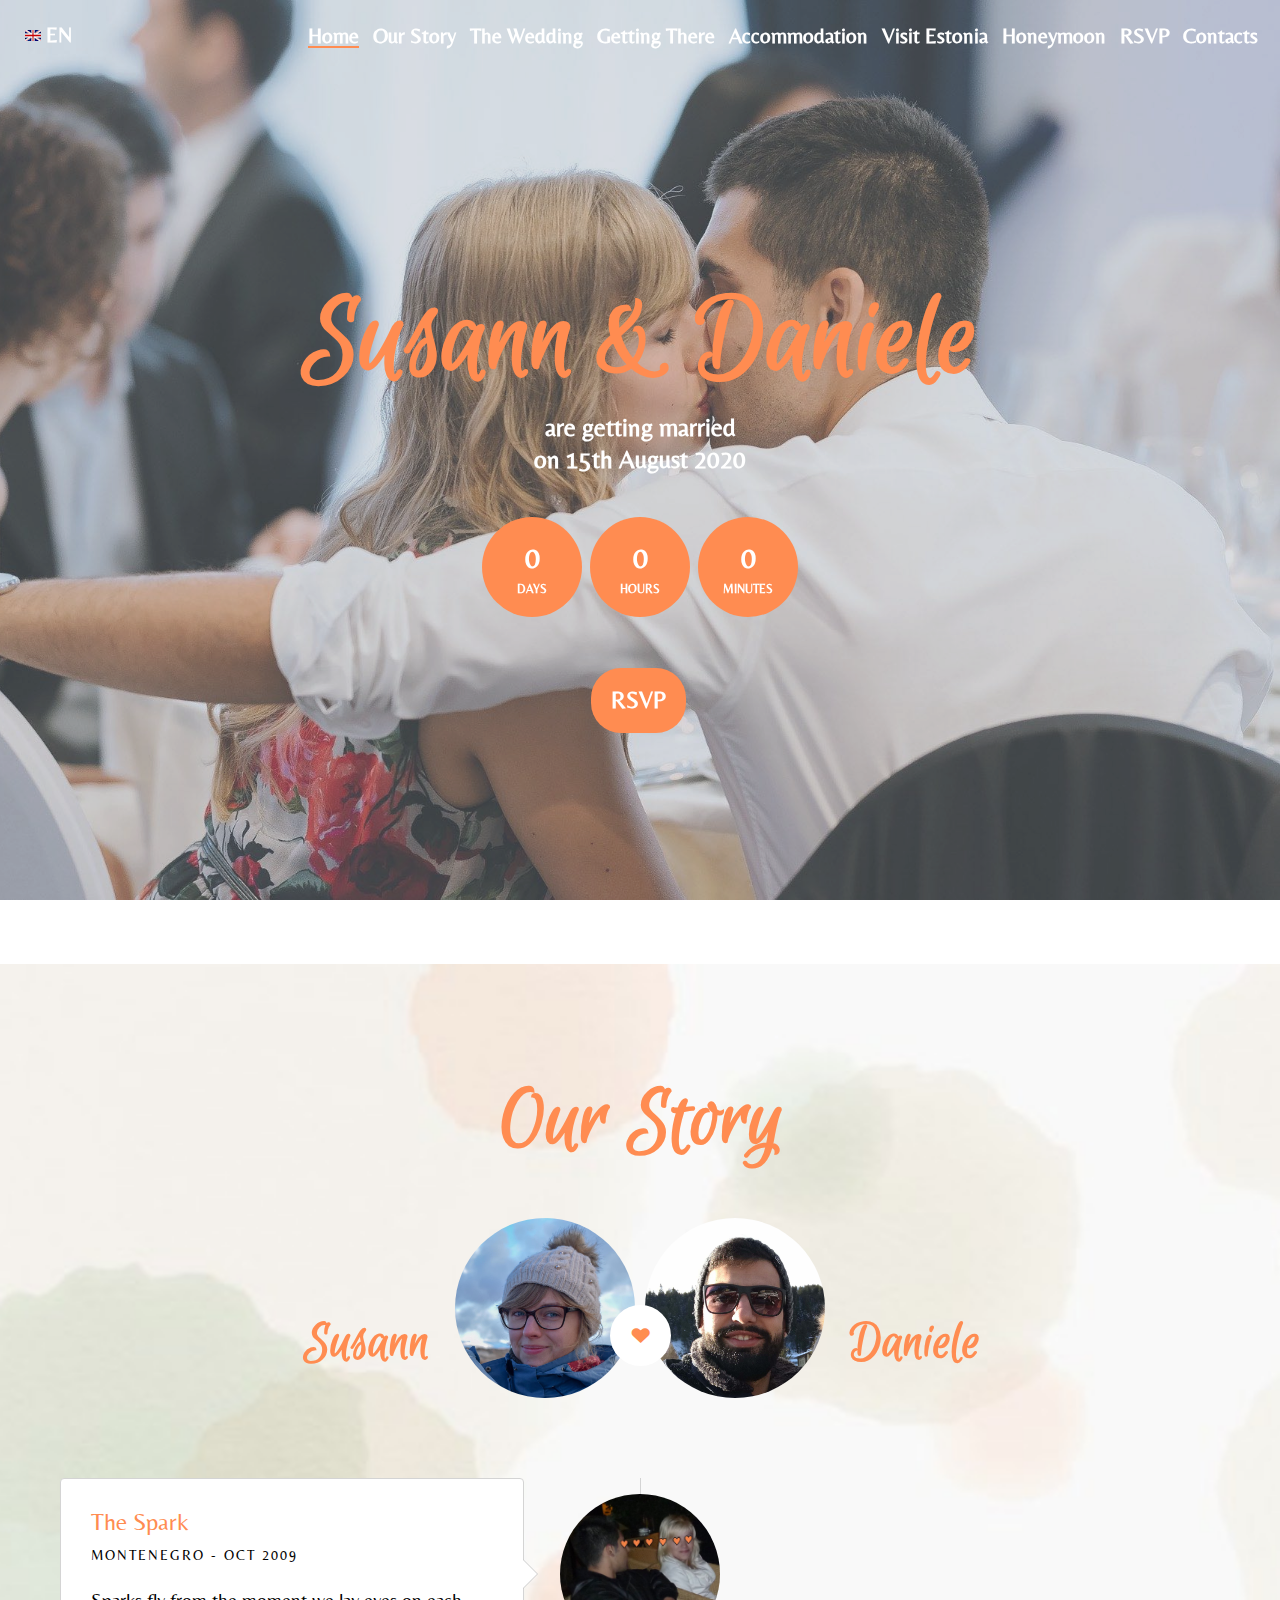
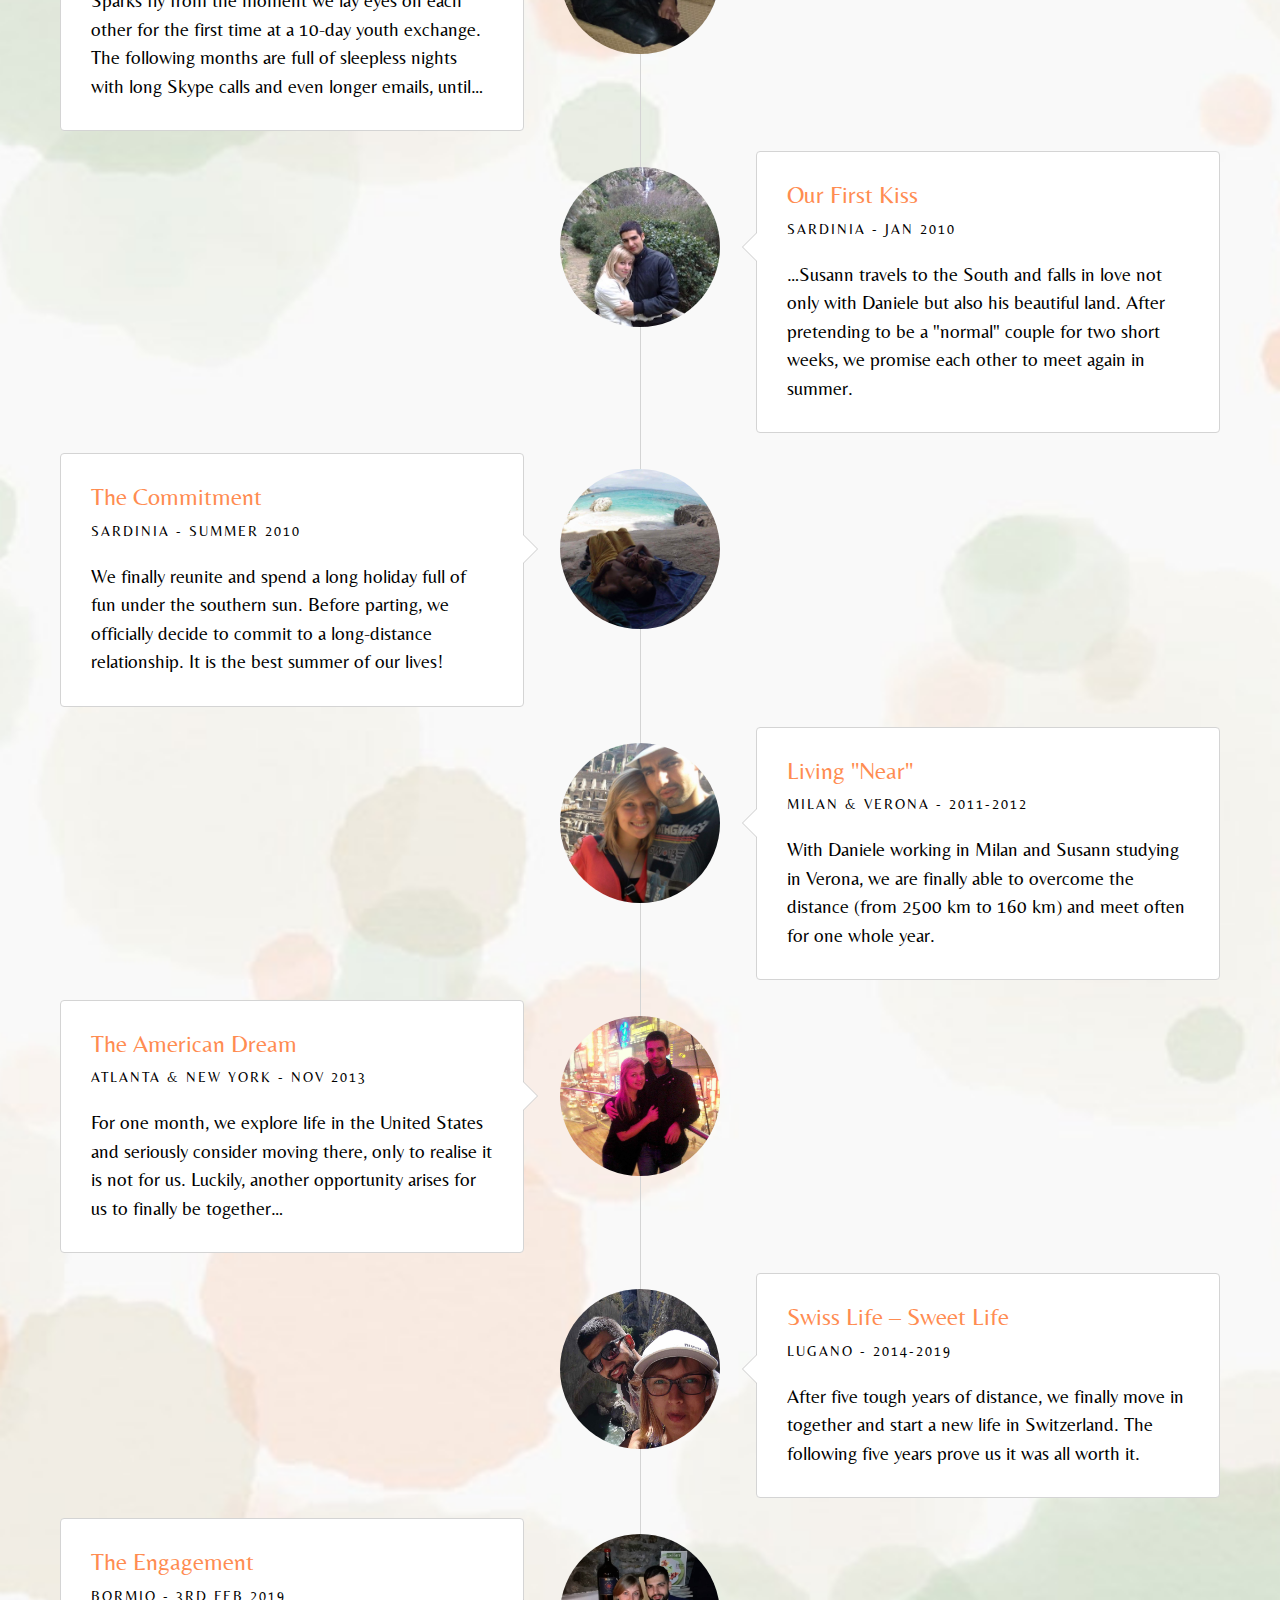
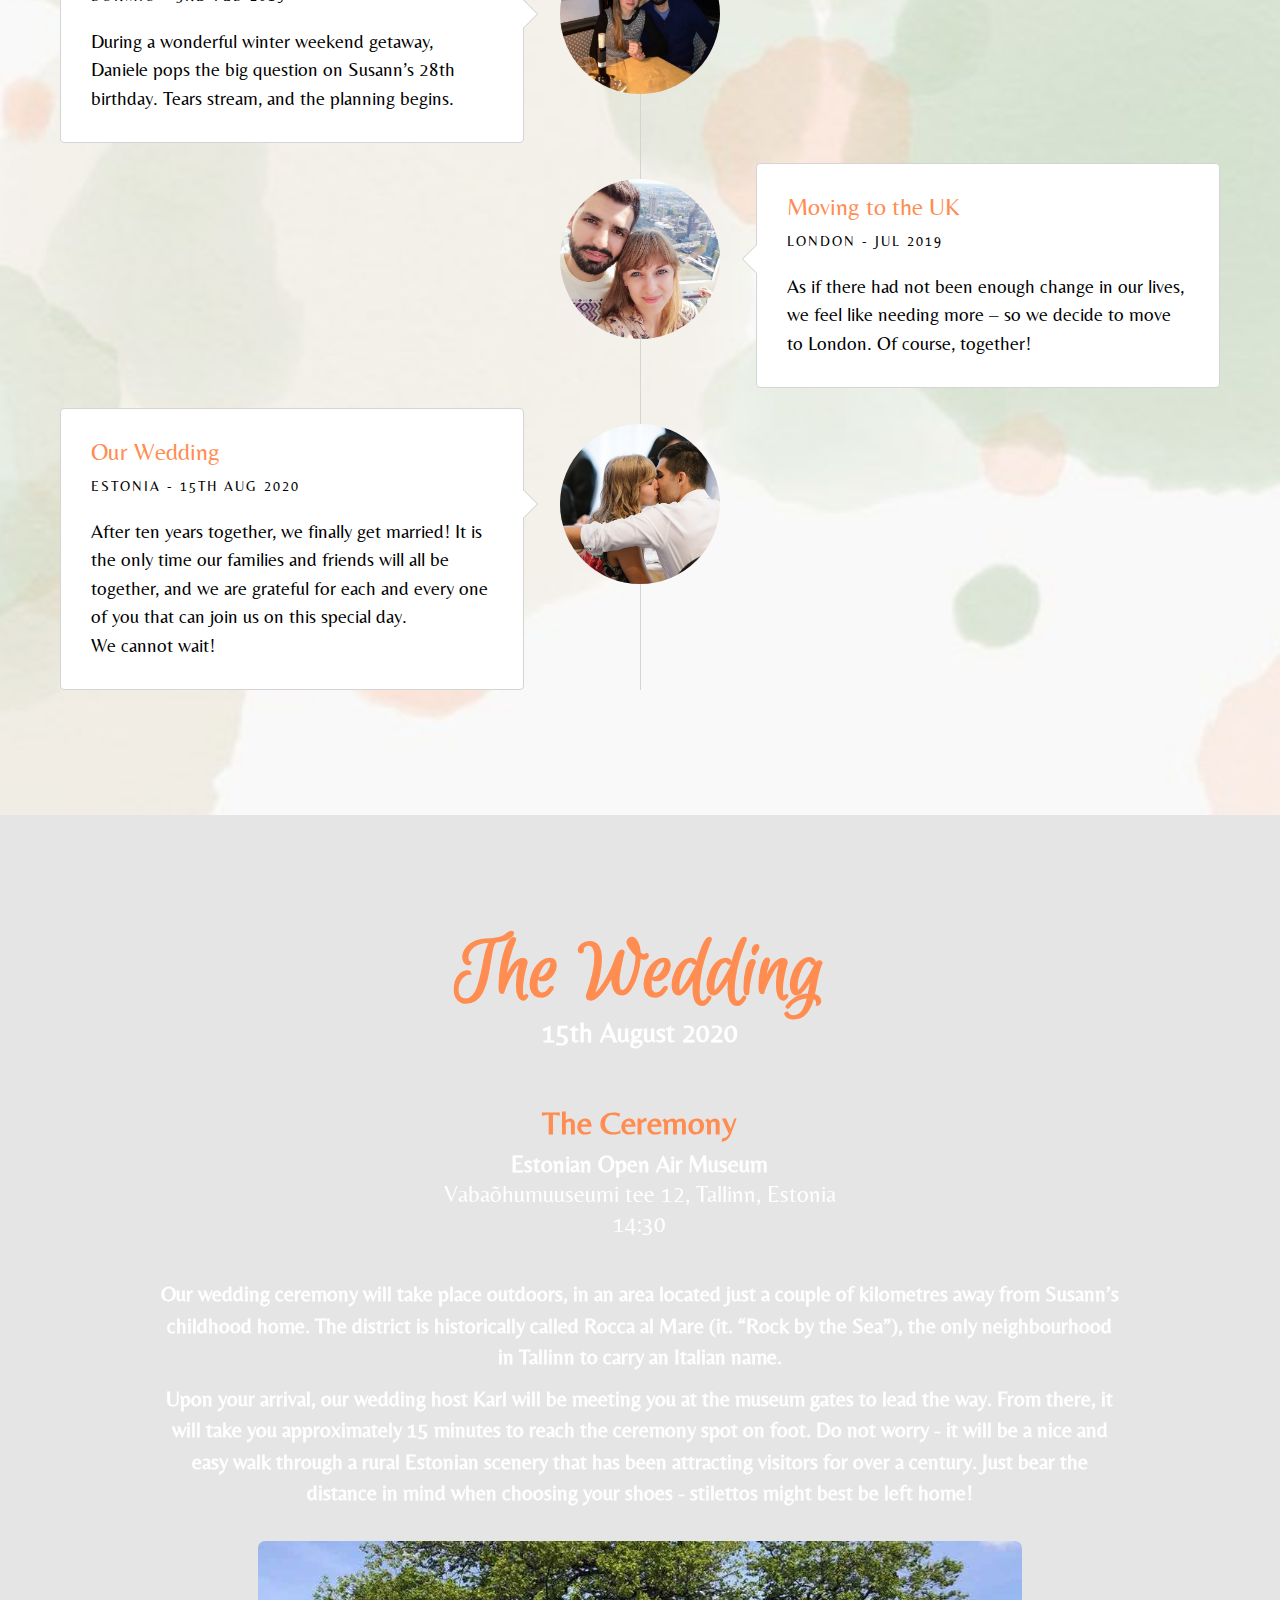
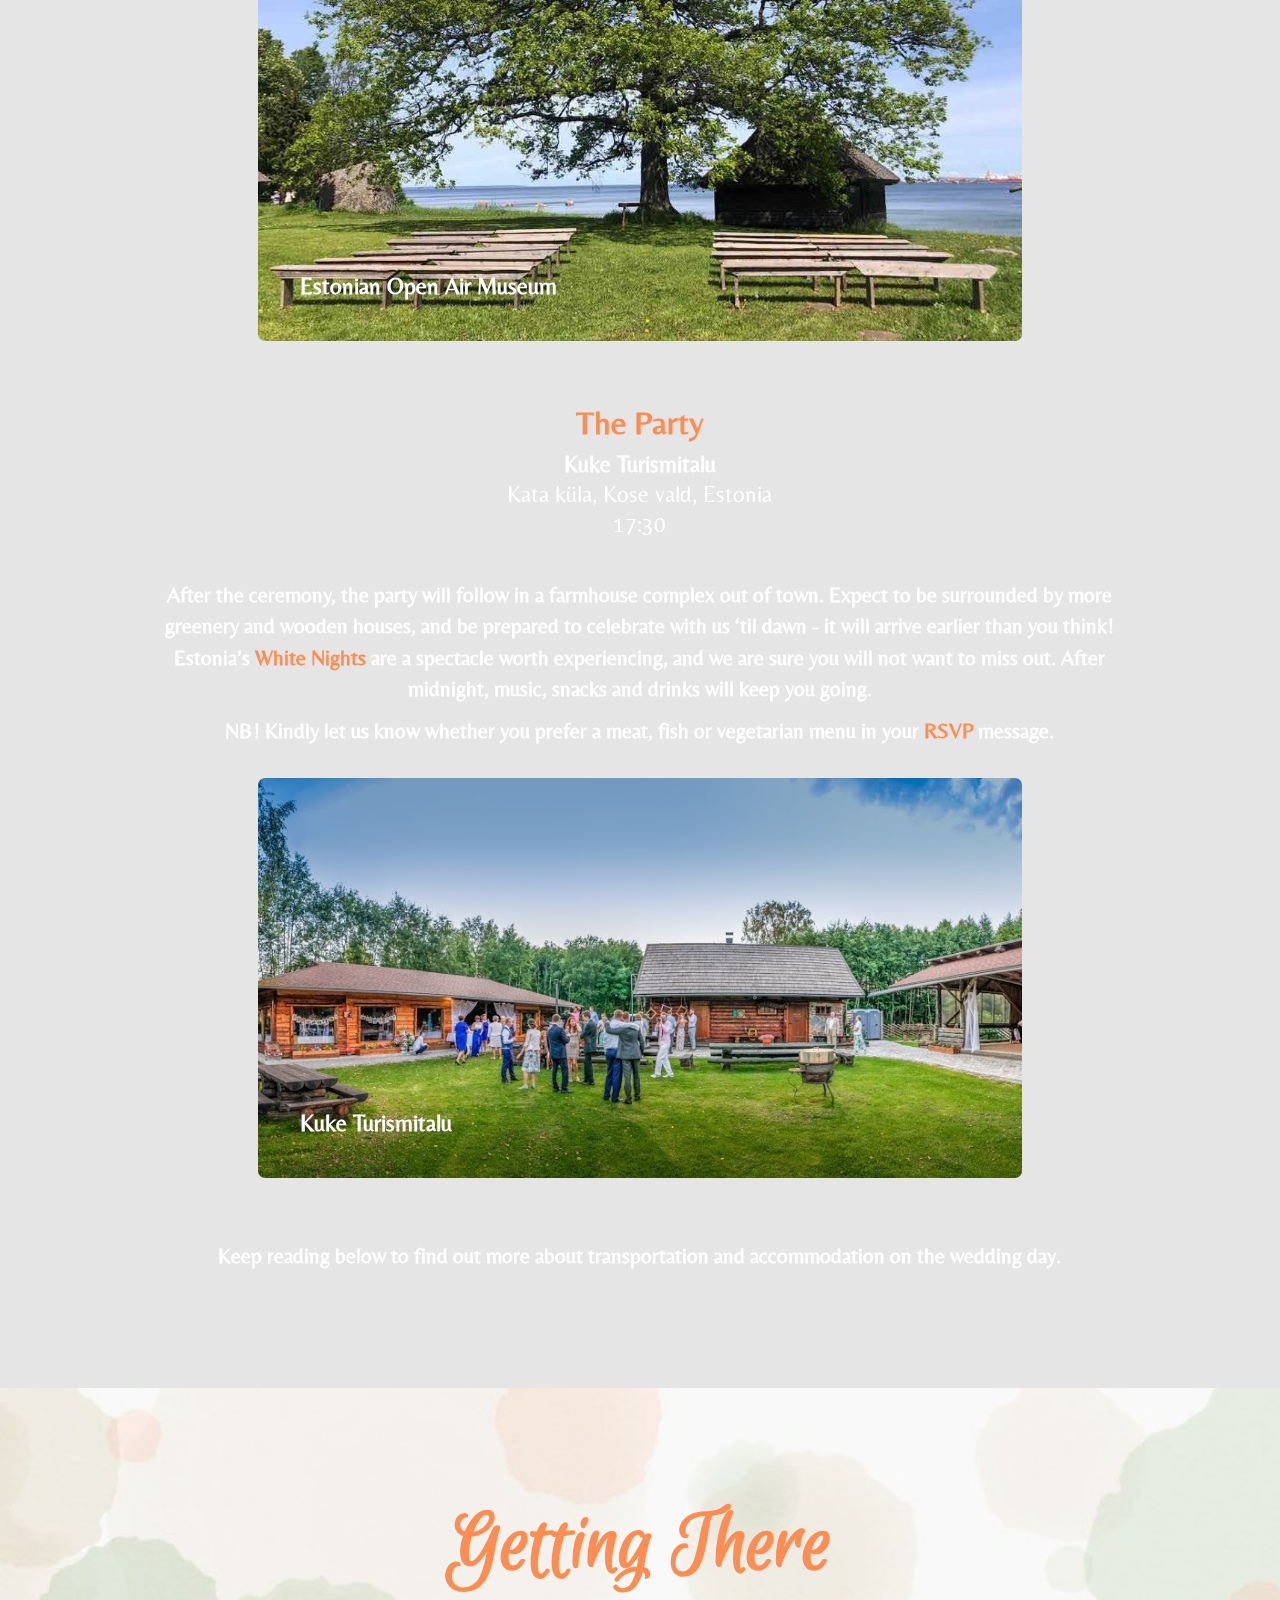
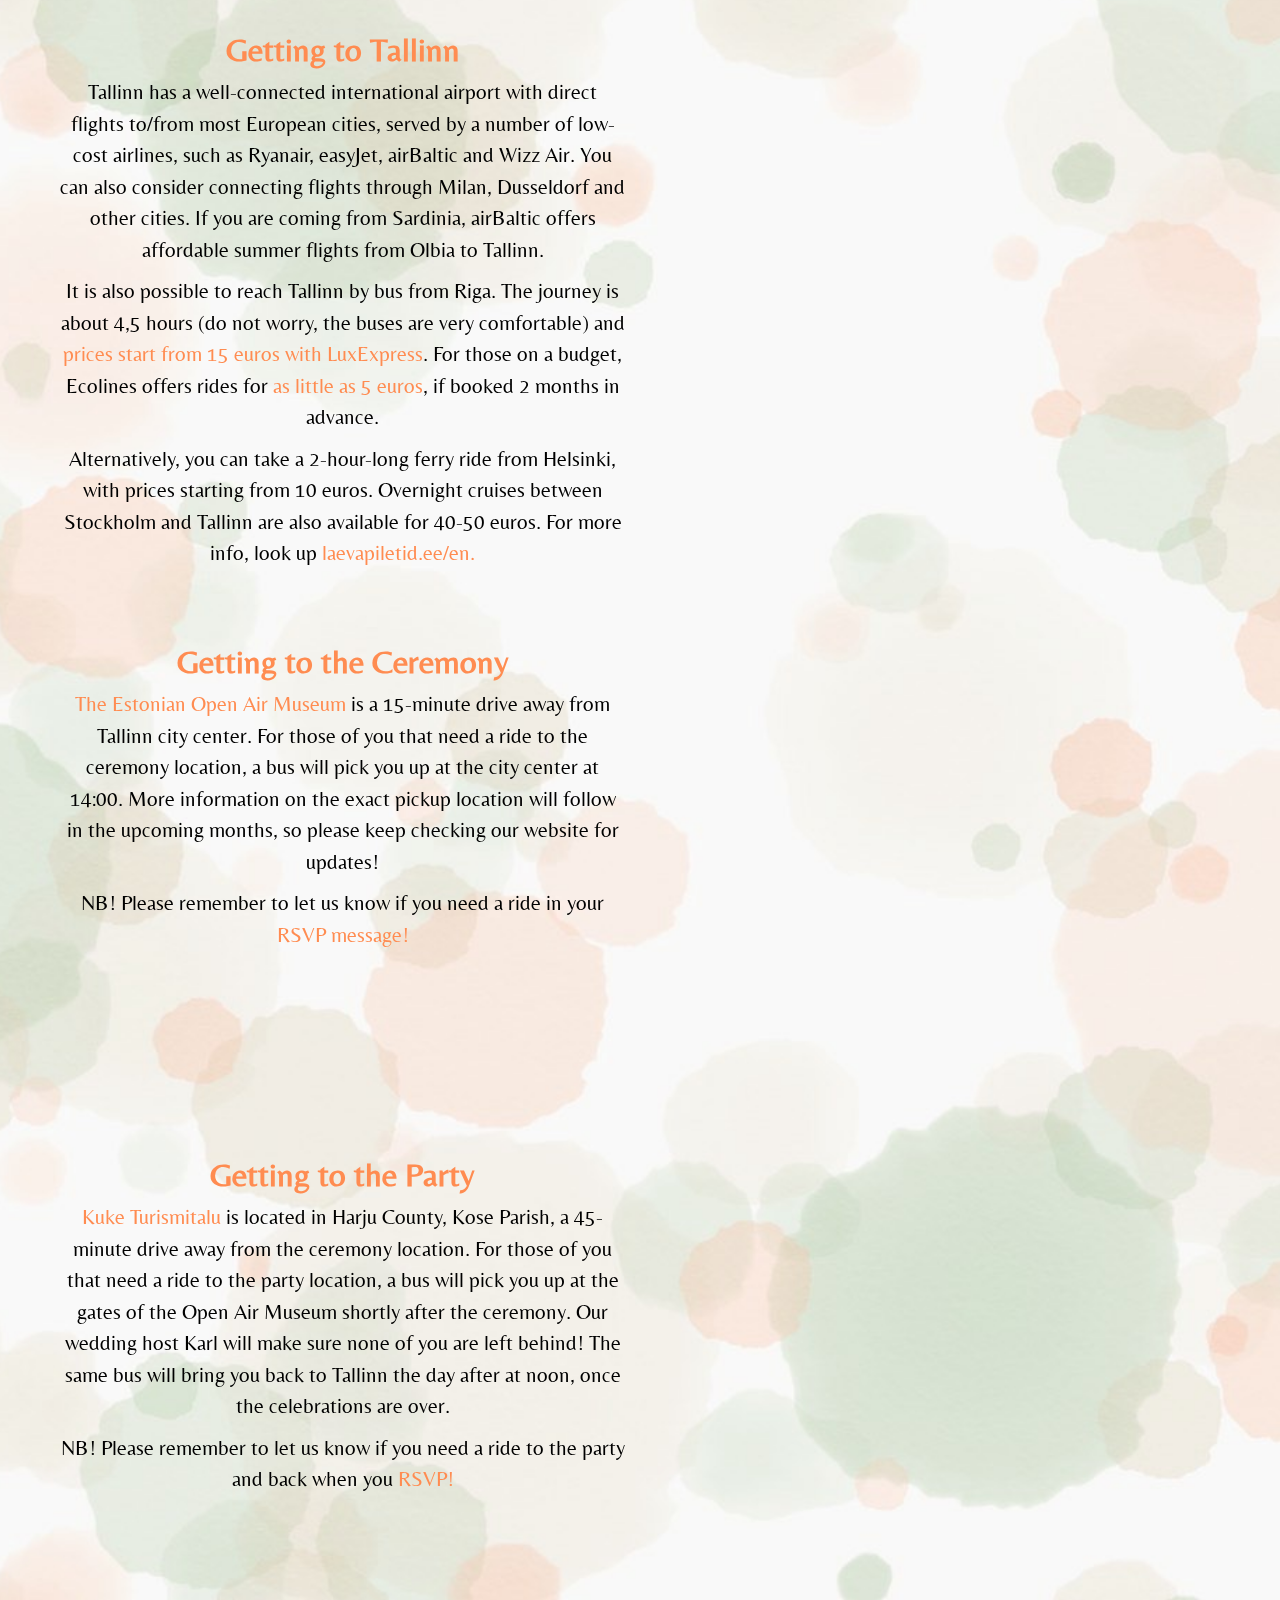
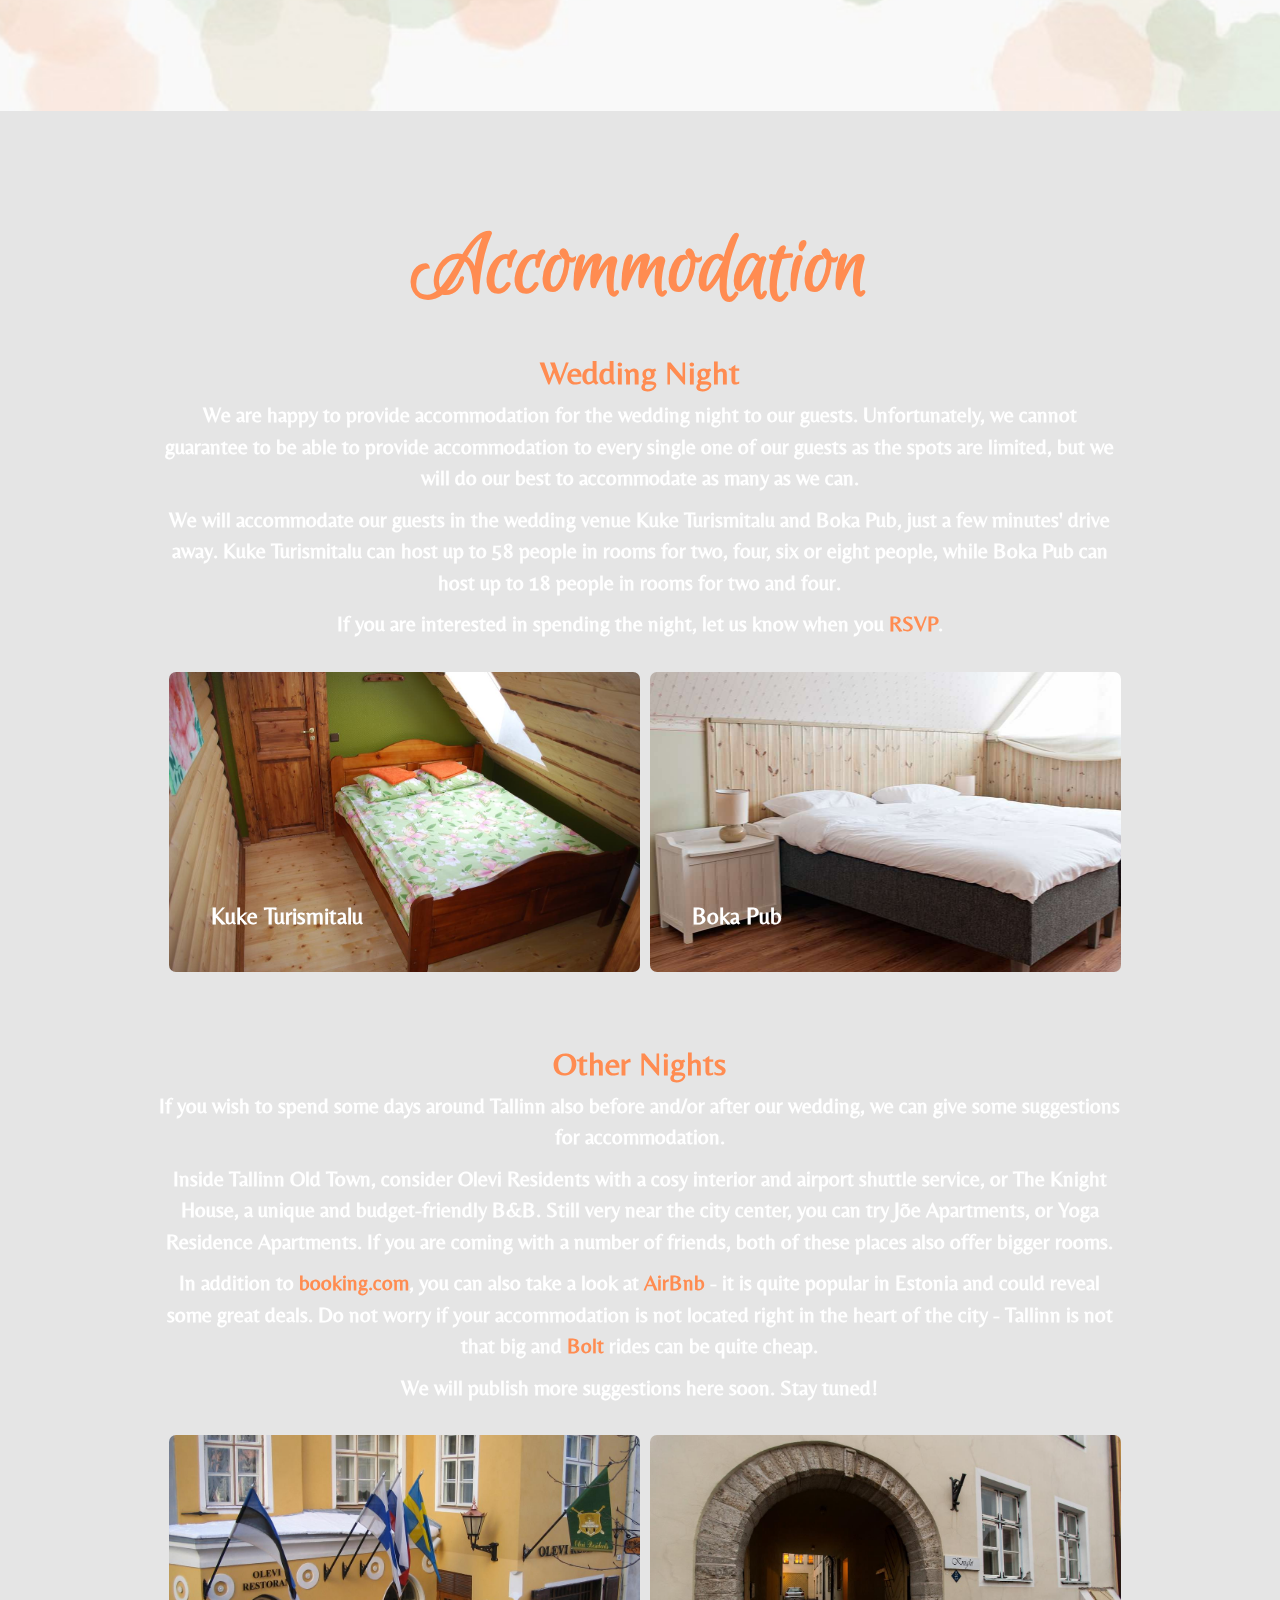
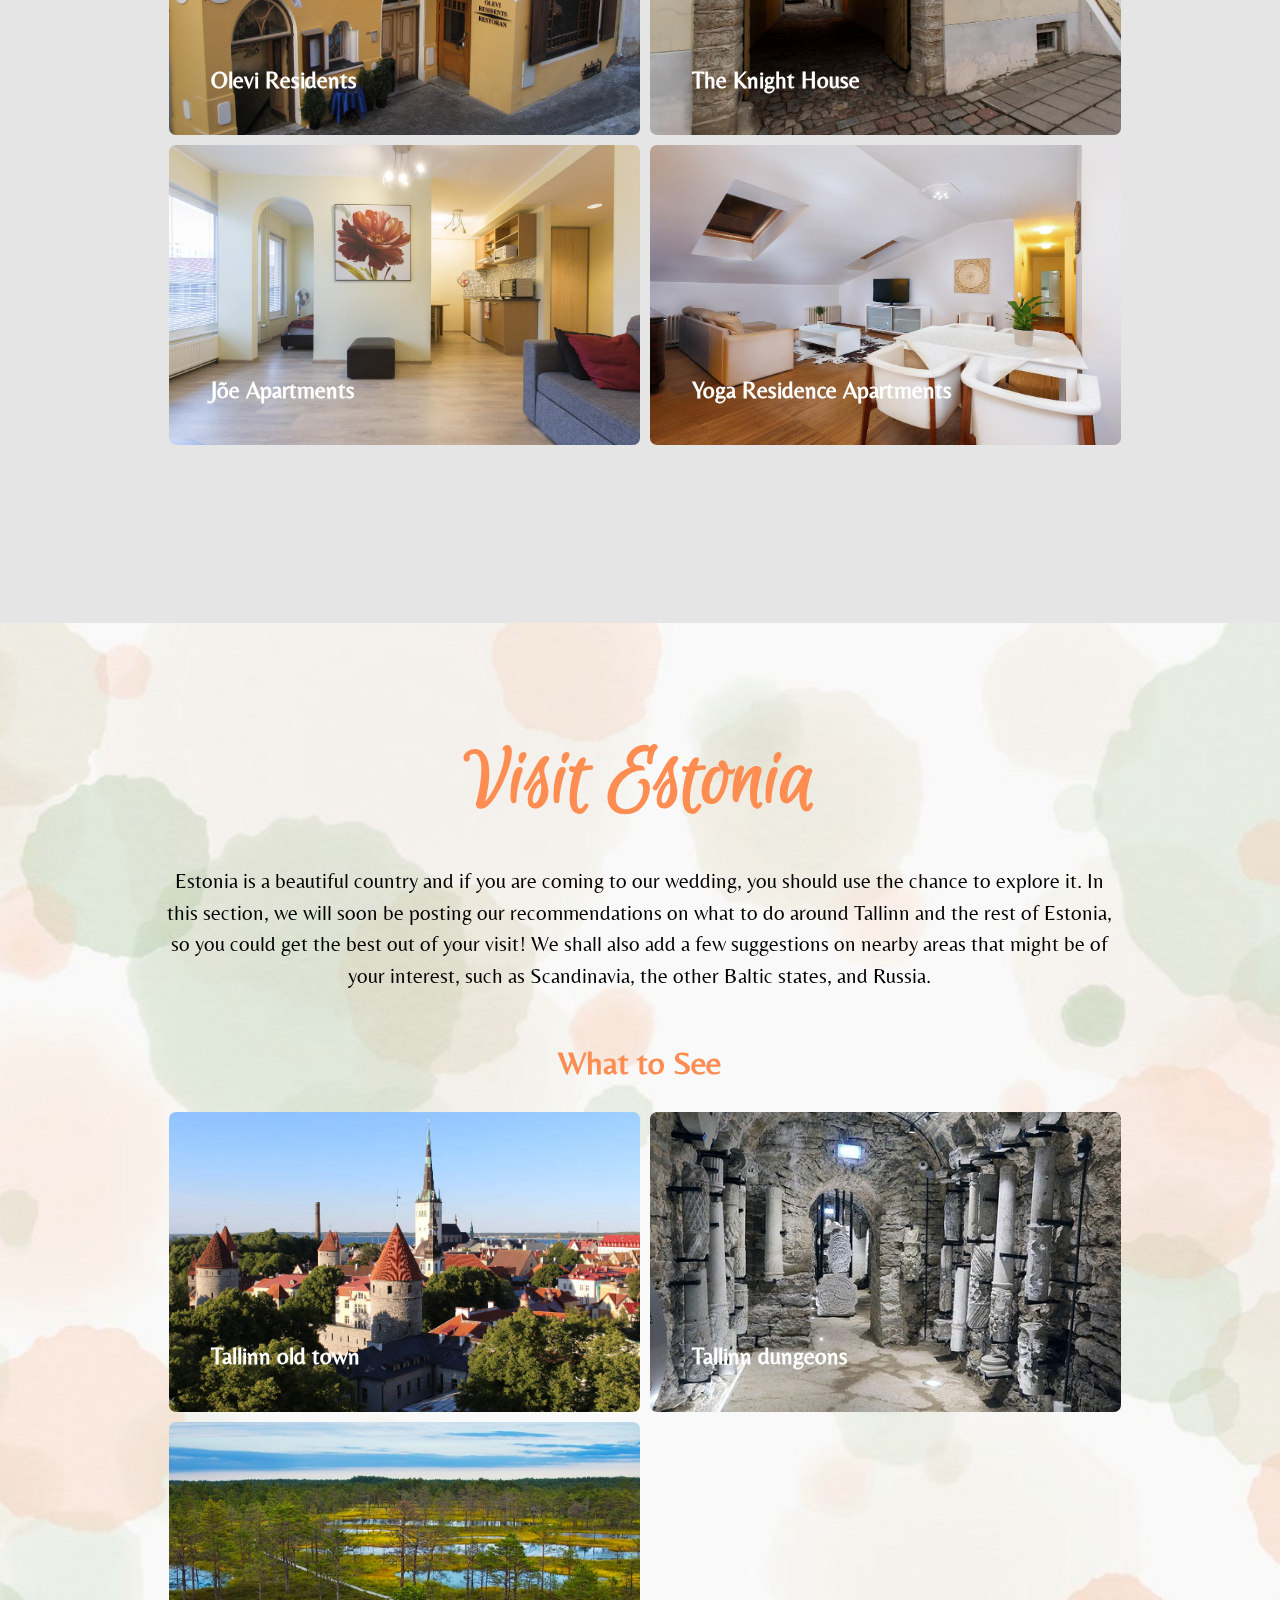
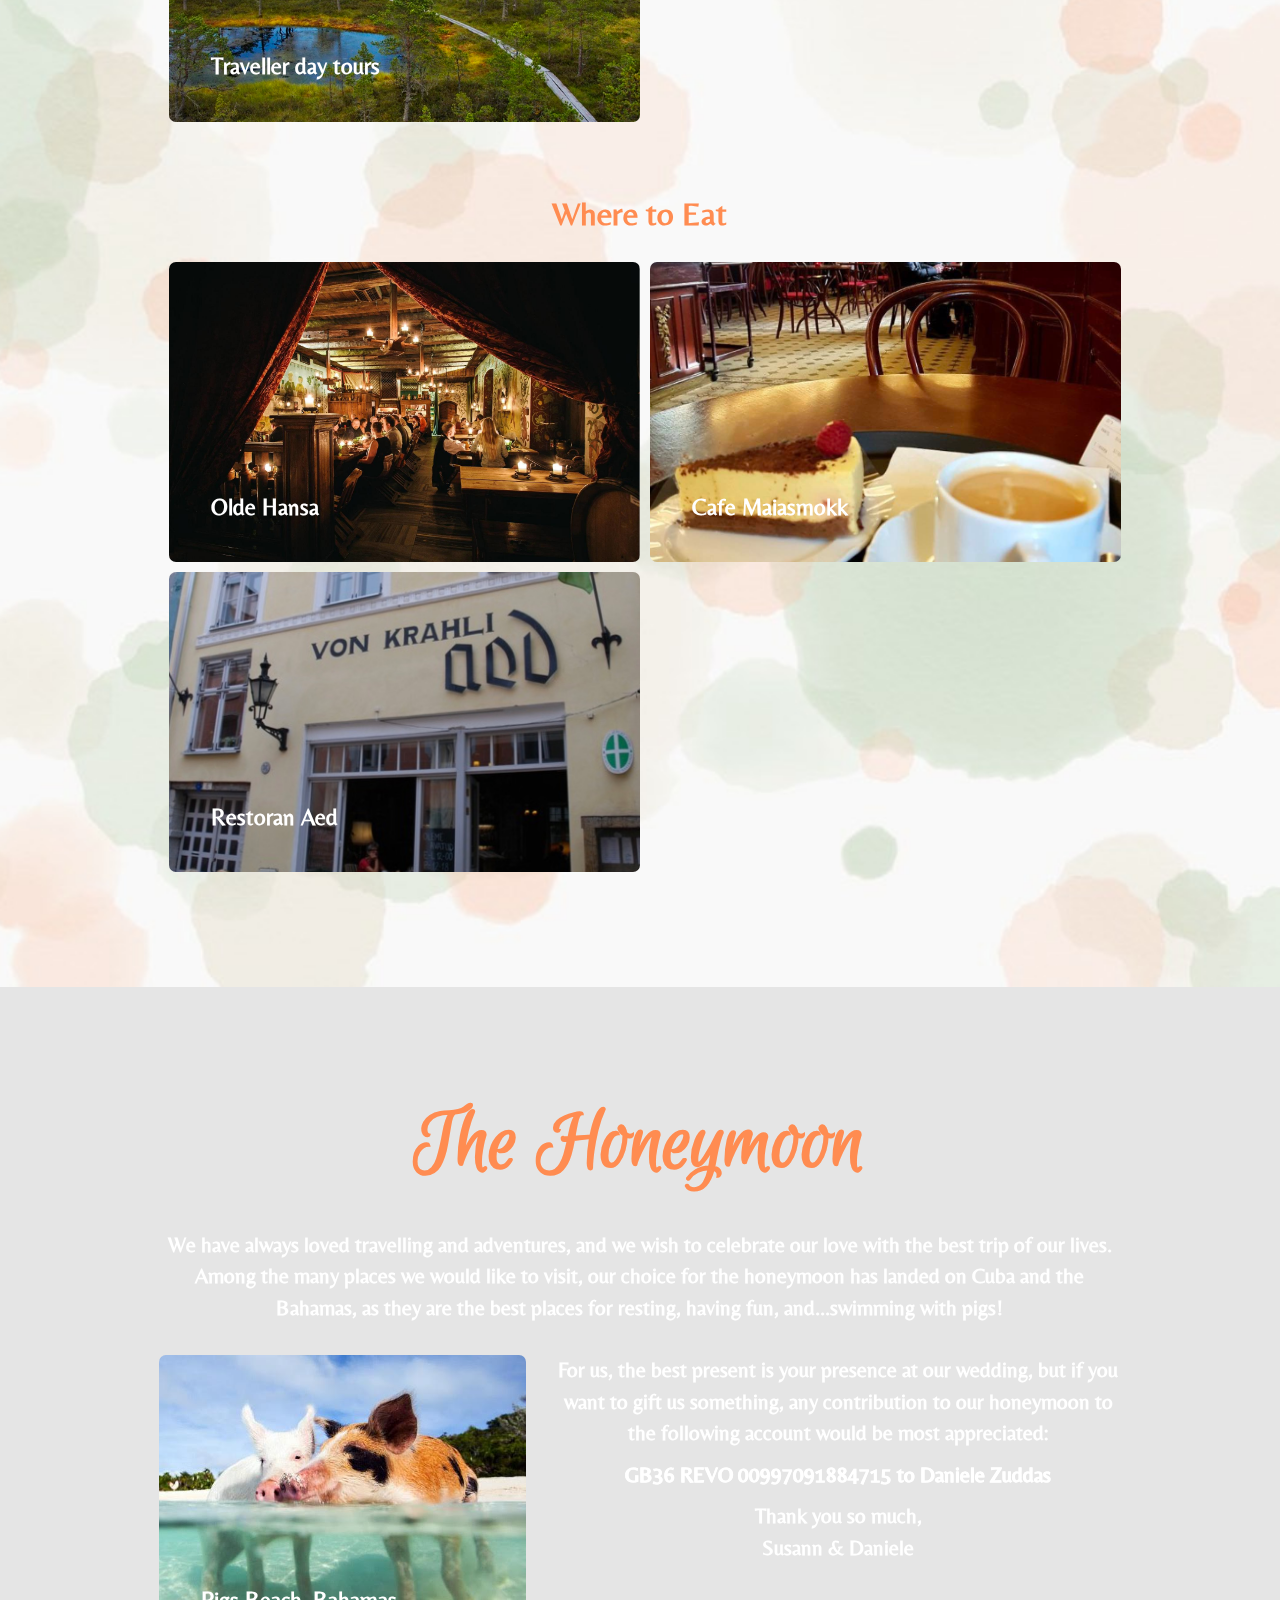
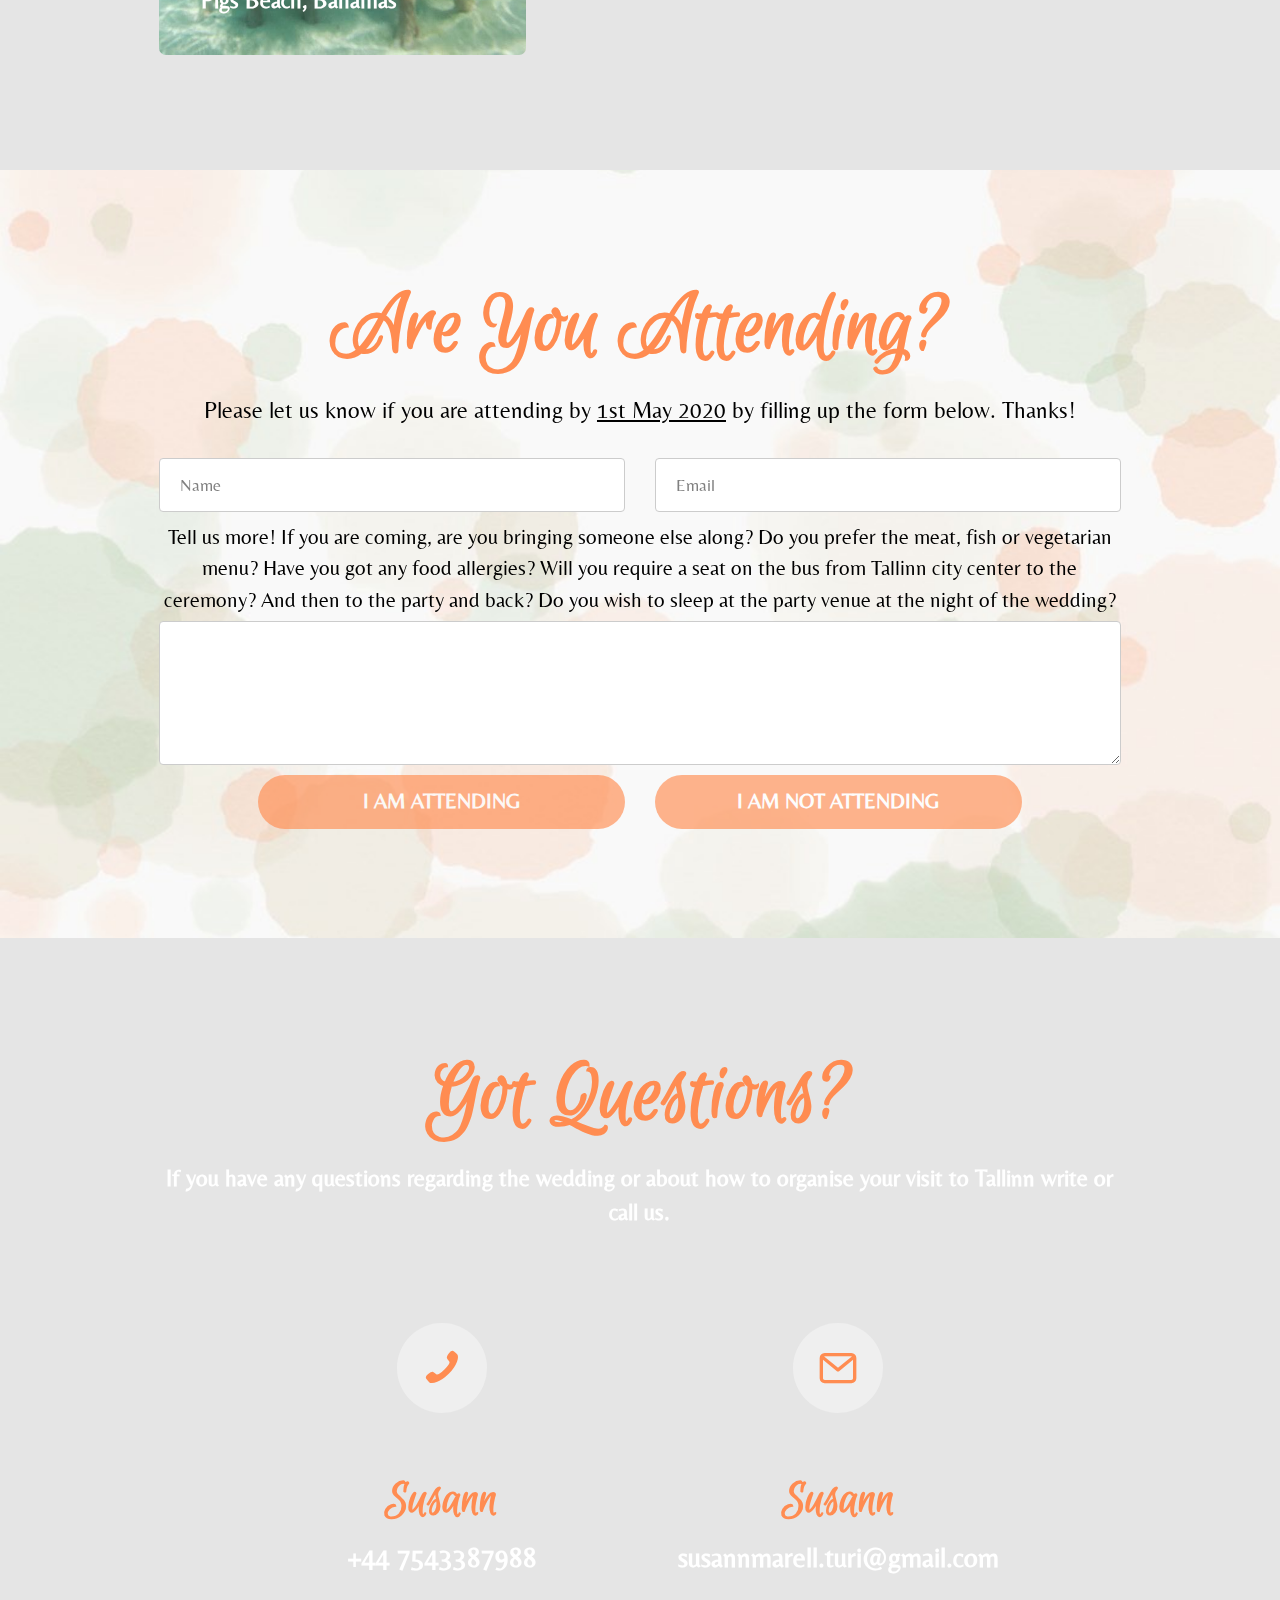
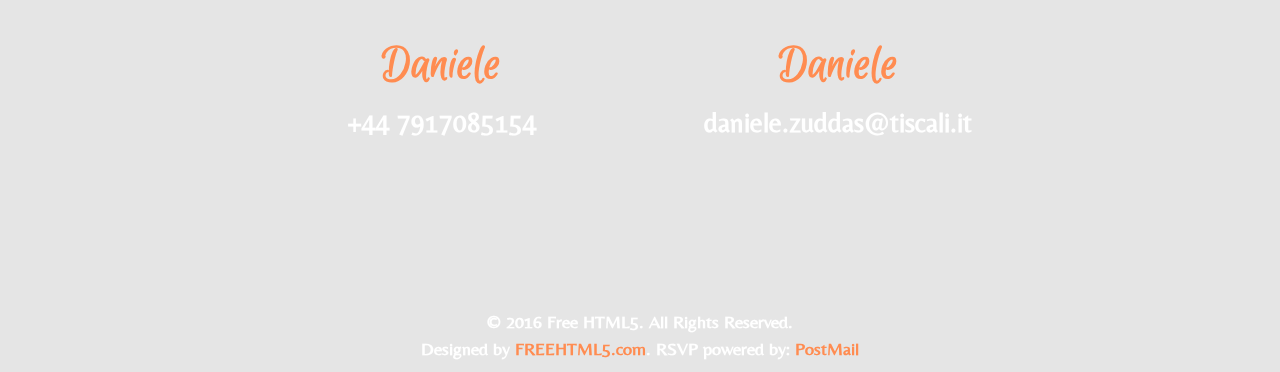
<file: index.html>
<!DOCTYPE html>
<!--[if lt IE 7]>      <html class="no-js lt-ie9 lt-ie8 lt-ie7"> <![endif]-->
<!--[if IE 7]>         <html class="no-js lt-ie9 lt-ie8"> <![endif]-->
<!--[if IE 8]>         <html class="no-js lt-ie9"> <![endif]-->
<!--[if gt IE 8]><!--> <html class="no-js"> <!--<![endif]-->
	<head>
	<meta charset="utf-8">
	<meta http-equiv="X-UA-Compatible" content="IE=edge">
	<title>Susann &#9825; Daniele</title>
	<meta name="viewport" content="width=device-width, initial-scale=1">
	<meta name="description" content="Free HTML5 Template by FREEHTML5.CO" />
	<meta name="keywords" content="free html5, free template, free bootstrap, html5, css3, mobile first, responsive" />
	<meta name="author" content="FREEHTML5.CO" />

  <!-- 
	//////////////////////////////////////////////////////

	FREE HTML5 TEMPLATE 
	DESIGNED & DEVELOPED by FREEHTML5.CO
		
	Website: 		http://freehtml5.co/
	Email: 			info@freehtml5.co
	Twitter: 		http://twitter.com/fh5co
	Facebook: 		https://www.facebook.com/fh5co

	//////////////////////////////////////////////////////
	 -->

  	<!-- Facebook and Twitter integration -->
	<meta property="og:title" content=""/>
	<meta property="og:image" content=""/>
	<meta property="og:url" content=""/>
	<meta property="og:site_name" content=""/>
	<meta property="og:description" content=""/>
	<meta name="twitter:title" content="" />
	<meta name="twitter:image" content="" />
	<meta name="twitter:url" content="" />
	<meta name="twitter:card" content="" />
	<link href='https://fonts.googleapis.com/css?family=Work+Sans:400,300,600,400italic,700' rel='stylesheet' type='text/css'>
	<link href="https://fonts.googleapis.com/css?family=Sacramento" rel="stylesheet">
	<!-- Animate.css -->
	<link rel="stylesheet" href="css/animate.css">
	<!-- Icomoon Icon Fonts-->
	<link rel="stylesheet" href="css/icomoon.css">
	<!-- Bootstrap  -->
	<link rel="stylesheet" href="css/bootstrap.css">

	<!-- Magnific Popup -->
	<link rel="stylesheet" href="css/magnific-popup.css">

	<!-- Owl Carousel  -->
	<link rel="stylesheet" href="css/owl.carousel.min.css">
	<link rel="stylesheet" href="css/owl.theme.default.min.css">

	<!-- Theme style  -->
	<link rel="stylesheet" href="css/style.css">

	<!-- Modernizr JS -->
	<script src="js/modernizr-2.6.2.min.js"></script>
	<!-- FOR IE9 below -->
	<!--[if lt IE 9]>
	<script src="js/respond.min.js"></script>
	<![endif]-->
	<script>
	function getQueryVariable(variable)
	{
       var query = window.location.search.substring(1);
       var vars = query.split("&");
       for (var i=0;i<vars.length;i++) {
               var pair = vars[i].split("=");
               if(pair[0] == variable){return pair[1];}
       }
       return(false);
	}
	var lang = 	getQueryVariable("lang");
	var rsvped = getQueryVariable("rsvped");
	</script>
	</head>
	<body>
	<div class="fh5co-loader"></div>
	
	<div id="page">

<!-- Nav -->
		<nav id="nav" class="navbar nav-transparent">
			<div class="container-bis">

				<div class="navbar-header">

					<!-- Logo -->
					<div>
						<ul class="languagepicker roundborders large">
						
					</ul>
					</div>
					<!-- Collapse nav button -->
					<div id="nav-btn" class="nav-collapse coll2">
						<span></span>
					</div>
					<!-- /Collapse nav button -->
				</div>

				<!--  Main navigation  -->
				<ul class="main-nav nav navbar-nav navbar-right">
					<li><a lang="en" href="#home">Home</a><a lang="it" href="#home">Home</a><a lang="et" href="#home">BlaBla</a></li>
					<li><a lang="en" href="#fh5co-couple">Our Story</a><a lang="it" href="#fh5co-couple">La Nostra Storia</a><a lang="et" href="#fh5co-couple">BlaBla</a></li>
					<li><a lang="en" href="#wedding">The Wedding</a><a lang="it" href="#wedding">Il Matrimonio</a><a lang="et" href="#wedding">BlaBla</a></li>
					<li><a lang="en" href="#travel">Getting There</a><a lang="it" href="#travel">Come Arrivare</a><a lang="et" href="#travel">BlaBla</a></li>
					<li><a lang="en" href="#accomodation">Accommodation</a><a lang="it" href="#accomodation">Alloggio</a><a lang="et" href="#accomodation">BlaBla</a></li>
					<li><a lang="en" href="#estonia">Visit Estonia</a><a lang="it" href="#estonia">Visita l'Estonia</a><a lang="et" href="#accomodation">BlaBla</a></li>
					<li><a lang="en" href="#gift">Honeymoon</a><a lang="it" href="#gift">Luna di Miele</a><a lang="et" href="#gift">BlaBla</a></li>
					<li><a lang="en" href="#rsvp">RSVP</a><a lang="it" href="#rsvp">RSVP</a><a lang="et" href="#rsvp">RSVP</a></li>
                    <li><a lang="en" href="#contacts">Contacts</a><a lang="it" href="#contacts">Contatti</a><a lang="et" href="#contacts">BlaBla</a></li>

				</ul>
				<!-- /Main navigation -->
			</div>
		</nav>
	<header id="home">
		<div class="bg-img">
			<div class="overlay"></div>
		</div>
		<div class="fh5co-cover">
			<div class="row">
				<div class="col-md-12 text-center">
					<div class="display-t">
						<div class="display-tc animatte-box">
							<h1>Susann &amp; Daniele</h1>
							<h2 lang="en">are getting married<br/>on 15th August 2020</h2><h2 lang="it">si sposano<br/>il 15 Agosto 2020</h2><h2 lang="et">blablabla<br/>15 Agosto 2020</h2>
							<div class="simply-countdown simply-countdown-one"></div>
							<p><a href="#rsvp" class="btn btn-default btn-sm">RSVP</a></p>
						</div>
					</div>
				</div>
			</div>
		</div>
	</header>
	<div id="fh5co-couple" class="fh5co-bg fh5co-bg-2">
		<div class="container">
			<div class="row row-small-margin">
				<div class="text-center fh5co-heading animatte-box">
					<h2 lang="en">Our Story</h2><h2 lang="it">La Nostra Storia</h2><h2 lang="et">Blabla</h2>
				</div>
			</div>
			<div class="couple-wrap animatte-box">
				<div class="couple-half">
					<div class="groom">
						<img src="images/s.jpg" alt="Susann" class="img-responsive">
					</div>
					<div class="desc-groom">
						<h3>Susann</h3>
					</div>
				</div>
				<p class="heart text-center"><i class="icon-heart2"></i></p>
				<div class="couple-half">
					<div class="bride">
						<img src="images/groom.jpg" alt="Daniele" class="img-responsive">
					</div>
					<div class="desc-bride">
						<h3>Daniele</h3>
					</div>
				</div>
			</div>
        </div>
		<div class="container">
			<div class="row">
				<div class="col-md-12 col-md-offset-0">
					<ul class="timeline animatte-box">
						<li class="animatte-box">
							<div class="timeline-badge" onclick="window.open('images/story1.jpg','mywindow');" style="background-image:url(images/story1.jpg);"></div>
							<div class="timeline-panel">
								<div class="timeline-heading">
									<h3 lang="en" class="timeline-title">The Spark</h3>
									<h3 lang="it" class="timeline-title">La Scintilla</h3>
									<h3 lang="et" class="timeline-title">Blablabla</h3>
									<span lang="en" class="date">Montenegro - Oct 2009</span>
									<span lang="it" class="date">Montenegro - Ott 2009</span>
									<span lang="et" class="date">Montenegro - Ottobre 2009</span>
								</div>
								<div class="timeline-body">
									<p lang="en">Sparks fly from the moment we lay eyes on each other for the first time at a 10-day youth exchange. The following months are full of sleepless nights with long Skype calls and even longer emails, until…</p>
									<p lang="it">La scintill&agrave; &egrave; scoccata nell'istante in cui ci siamo visti per la prima volta ad uno scambio giovanile di 10 giorni in Montenegro. I mesi successivi sono stati pieni di notti insonni con lunghe chiamate Skype e di ancor pi&ugrave; lunghe email, finch&egrave;…</p>
									<p lang="et">Blablabl!</p>
								</div>
							</div>
						</li>
						<li class="timeline-inverted animatte-box">
							<div class="timeline-badge" onclick="window.open('images/story2.jpg','mywindow');" style="background-image:url(images/story2.jpg);"></div>
							<div class="timeline-panel">
								<div class="timeline-heading">
									<h3 lang="en" class="timeline-title">Our First Kiss</h3>
									<h3 lang="it" class="timeline-title">Il Primo Bacio</h3>
									<h3 lang="et" class="timeline-title">Blablabla</h3>
									<span lang="en" class="date">Sardinia - Jan 2010</span>
									<span lang="it" class="date">Sardegna - Gen 2010</span>
									<span lang="et" class="date">Sardegna - Estate 2009</span>
								</div>
								<div class="timeline-body">
									<p lang="en">…Susann travels to the South and falls in love not only with Daniele but also his beautiful land. After pretending to be a "normal" couple for two short weeks, we promise each other to meet again in summer.</p>
									<p lang="it">…Susann prende un aereo e vola al sud dove si innamora non solo di Daniele, ma anche della sua bellissima terra. Dopo aver fatto finta di essere una coppia "normale" per due brevi settimane, ci promettiamo di vederci di nuovo in estate.</p>
									<p lang="et">Blablabl!</p>
								</div>
							</div>
						</li>
						<li class="animatte-box">
							<div class="timeline-badge" onclick="window.open('images/story3.jpg','mywindow');" style="background-image:url(images/story3.jpg);"></div>
							<div class="timeline-panel">
								<div class="timeline-heading">
									<h3 lang="en" class="timeline-title">The Commitment</h3>
									<h3 lang="it" class="timeline-title">L'Impegno</h3>
									<h3 lang="et" class="timeline-title">Blablabla</h3>
									<span lang="en" class="date">Sardinia - Summer 2010</span>
									<span lang="it" class="date">Sardegna - Estate 2010</span>
									<span lang="et" class="date">Nord Italia - 2011/2012</span>
								</div>
								<div class="timeline-body">
									<p lang="en">We finally reunite and spend a long holiday full of fun under the southern sun. Before parting, we officially decide to commit to a long-distance relationship. It is the best summer of our lives!</p>
									<p lang="it"> Finalmente ci incotriamo di nuovo e spendiamo una lunga vacanza piena di divertimento e del sole del sud. Prima di separarci ancora una volta, decidiamo di impegnarci in una relazione a distanza. Questa &egrave; l'estate pi&ugrave; bella della nostra vita!</p>
									<p lang="et">Blablabl!</p>
								</div>
							</div>
						</li>
						<li class="timeline-inverted animatte-box">
							<div class="timeline-badge" onclick="window.open('images/story4.jpg','mywindow');" style="background-image:url(images/story4.jpg);"></div>
							<div class="timeline-panel">
								<div class="timeline-heading">
									<h3 lang="en" class="timeline-title">Living "Near"</h3>
									<h3 lang="it" class="timeline-title">Vivendo Vicini</h3>
									<h3 lang="et" class="timeline-title">Blablabla</h3>
									<span lang="en" class="date">Milan & Verona - 2011-2012</span>
									<span lang="it" class="date">Milano & Verona - 2011-2012</span>
									<span lang="et" class="date">Nord Italia - 2011/2012</span>
								</div>
								<div class="timeline-body">
									<p lang="en">With Daniele working in Milan and Susann studying in Verona, we are finally able to overcome the distance (from 2500 km to 160 km) and meet often for one whole year.</p>
									<p lang="it">Con Daniele che lavora a Milano e Susann che studia a Verona, possiamo finalmente ridurre la distanza (da 2500 km a 160 km) e vederci spesso per un intero anno.</p>
									<p lang="et">Blablabl!</p>
								</div>
							</div>
						</li>
						<li class="animatte-box">
							<div class="timeline-badge" onclick="window.open('images/story5.jpg','mywindow');" style="background-image:url(images/story5.jpg);"></div>
							<div class="timeline-panel">
								<div class="timeline-heading">
									<h3 lang="en" class="timeline-title">The American Dream</h3>
									<h3 lang="it" class="timeline-title">Il Sogno Americano</h3>
									<h3 lang="et" class="timeline-title">Blablabla</h3>
									<span class="date">Atlanta & New York - Nov 2013</span>
								</div>
								<div class="timeline-body">
									<p lang="en">For one month, we explore life in the United States and seriously consider moving there, only to realise it is not for us. Luckily, another opportunity arises for us to finally be together…</p>
									<p lang="it">Per un mese proviamo la vita negli Stati Uniti e prendiamo seriamente in considerazione la possibilit&agrave; di trasferirci l&igrave;, ma alla fine capiamo che non fa per noi. Per fortuna una nuova opportunit&agrave; per essere finalmente insieme si presenta all'orizzonte…</p>
									<p lang="et">Blablabl!</p>
								</div>
							</div>
						</li>
						<li class="timeline-inverted animatte-box">
							<div class="timeline-badge" onclick="window.open('images/story6.jpg','mywindow');" style="background-image:url(images/story6.jpg);"></div>
							<div class="timeline-panel">
								<div class="timeline-heading">
									<h3 lang="en" class="timeline-title">Swiss Life – Sweet Life</h3>
									<h3 lang="it" class="timeline-title">Vita Svizzera</h3>
									<h3 lang="et" class="timeline-title">Blablabla</h3>
									<span class="date">Lugano - 2014-2019</span>
								</div>
								<div class="timeline-body">
									<p lang="en">After five tough years of distance, we finally move in together and start a new life in Switzerland. The following five years prove us it was all worth it.</p>
									<p lang="it">Dopo cinque lunghi anni di distanza, finalmente andiamo a vivere insieme e cominciamo una nuova vita in Svizzera. I cinque anni seguenti ci dimostrano che ne &egrave; valsa la pensa di resistere alla distanza!</p>
									<p lang="et">Blablabl!</p>
								</div>
							</div>
						</li>
						<li class="animatte-box">
							<div class="timeline-badge" onclick="window.open('images/story7.jpg','mywindow');" style="background-image:url(images/story7.jpg);"></div>
							<div class="timeline-panel">
								<div class="timeline-heading">
									<h3 lang="en" class="timeline-title">The Engagement</h3>
									<h3 lang="it" class="timeline-title">Il Fidanzamento</h3>
									<h3 lang="et" class="timeline-title">Blablabla</h3>
									<span lang="en" class="date">Bormio - 3rd Feb 2019</span>
									<span lang="it" class="date">Bormio - 3 Feb 2019</span>
									<span lang="et" class="date">Estonia - August 2019</span>
								</div>
								<div class="timeline-body">
									<p lang="en">During a wonderful winter weekend getaway, Daniele pops the big question on Susann’s 28th birthday. Tears stream, and the planning begins.</p>
									<p lang="it">Durante un fantastico weekend sulla neve, Daniele fa la fatidica domanda durante il ventottesivo compleanno di Susann. Le lacrime si sprecano e l'organizzazione del matrimonio comincia.</p>
									<p lang="et">Blablabl!</p>
								</div>
							</div>
						</li>
						<li class="timeline-inverted animatte-box">
							<div class="timeline-badge" onclick="window.open('images/story8.jpg','mywindow');" style="background-image:url(images/story8.jpg);"></div>
							<div class="timeline-panel">
								<div class="timeline-heading">
									<h3 lang="en" class="timeline-title">Moving to the UK</h3>
									<h3 lang="it" class="timeline-title">Trasferimento in Inghilterra</h3>
									<h3 lang="et" class="timeline-title">Blablabla</h3>
									<span lang="en" class="date">London - Jul 2019</span>
									<span lang="it" class="date">Londra - Lug 2019</span>
									<span lang="et" class="date">Nord Italia - 2011/2012</span>
								</div>
								<div class="timeline-body">
									<p lang="en">As if there had not been enough change in our lives, we feel like needing more – so we decide to move to London. Of course, together!</p>
									<p lang="it">Come se non ci fossero gi&agrave; stati abbastanza cambiamenti nelle nostre vite, decidiamo di voler provare qualcosa di nuovo e ci trasferiamo a Londra. Ovviamente insieme.</p>
									<p lang="et">Blablabl!</p>
								</div>
							</div>
						</li>
						<li class="animatte-box">
							<div class="timeline-badge" onclick="window.open('images/bgpic.jpg','mywindow');" style="background-image:url(images/bgpic.jpg);"></div>
							<div class="timeline-panel">
								<div class="timeline-heading">
									<h3 lang="en" class="timeline-title">Our Wedding</h3>
									<h3 lang="it" class="timeline-title">Il Matrimonio</h3>
									<h3 lang="et" class="timeline-title">Blablabla</h3>
									<span lang="en" class="date">Estonia - 15th Aug 2020</span>
									<span lang="it" class="date">Estonia - 15 Ago 2020</span>
									<span lang="et" class="date">Estonia - August 2020</span>
								</div>
								<div class="timeline-body">
									<p lang="en">After ten years together, we finally get married! It is the only time our families and friends will all be together, and we are grateful for each and every one of you that can join us on this special day.</br>We cannot wait!</p>
                                    <p lang="it">Dopo 10 anni insieme, finalmente ci sposiamo! Sar&agrave; l'unica occasione per le nostre famiglie e i nostri amici di incontrarsi e passare una giornata tutti insieme. Siamo grati a tutte le persone che decideranno di passare con noi questo giorno speciale.</br>Non vediamo l'ora!</p>
									<p lang="et">Blablabl!</p>
								</div>
							</div>
						</li>
			    	</ul>
				</div>
			</div>
		</div>
	</div>

	<div id="wedding" class="fh5co-section-gray">
		<div class="container">
			
			<div class="row animatte-box">
				<div class="col-md-10 col-md-offset-1 text-center fh5co-heading" style="margin-bottom: 40px;">
					<h2 lang="en">The Wedding</h2>
					<h2 lang="it">Il Matrimonio</h2>
					<h2 lang="et">Blablabla</h2>
					<h3 lang="en" class="head">15th August 2020</h3>
					<h3 lang="it" class="head">15 Augusto 2020</h3>
					<h3 lang="et" class="head">15th August 2020</h3>
				</div>
			</div>
            <div class="row animatte-box row-small-margin">
                <div class="col-md-10 col-md-offset-1 text-center">
					<div>
						<div class="feature-copy text-center">
                            <h3 class="text-center" lang="en">The Ceremony</h3><h3 class="text-center" lang="it">La Cerimonia</h3><h3 class="text-center" lang="et">Blablabla</h3>
                            <h4 lang="en" class="subhead"><b>Estonian Open Air Museum</b></br>Vabaõhumuuseumi tee 12, Tallinn, Estonia</br>14:30</h4>
                            <h4 lang="it" class="subhead"><b>Museo all'Aria Aperta dell'Estonia</b></br>Vabaõhumuuseumi tee 12, Tallinn, Estonia</br>14:30</h4>
                            <p lang="en">Our wedding ceremony will take place outdoors, in an area located just a couple of kilometres away from Susann’s childhood home. The district is historically called Rocca al Mare (it. “Rock by the Sea”), the only neighbourhood in Tallinn to carry an Italian name.</p>
                            <p lang="en">Upon your arrival, our wedding host Karl will be meeting you at the museum gates to lead the way. From there, it will take you approximately 15 minutes to reach the ceremony spot on foot. Do not worry - it will be a nice and easy walk through a rural Estonian scenery that has been attracting visitors for over a century. Just bear the distance in mind when choosing your shoes - stilettos might best be left home!</p>
                            <p lang="it">La cerimonia si svolger&agrave; all'aria aperta, in una zona a pochi chilometri dalla casa dove Susann &egrave; cresciuta. Il quartiere si chiama Rocca al Mare ed &egrave; l'unico di Tallinn ad avere un nome italiano.</p>
                            <p lang="it">Al vostro arrivo Karl - il coordinatore del matrimonio - vi incontrer&agrave; all'entrata del museo e vi accompagner&agrave; al luogo della cerimonia che dista circa 15 minuti a piedi. Niente paura, &egrave; una camminata piacevole attraverso un tipico paesaggio rurale estone che attrae visitatori da pi&ugrave; di 100 anni. Tenete in mente questa camminata quando scegliete le scarpe - probabilmente &egrave; meglio evitare i tacchi a spillo!</p>
                            <p lang="et">Blablabla</p>
                        </div>
                    </div>
                </div>
            </div>
            <div class="row animatte-box row-margin">
                <div class="col-md-8 col-md-offset-2">
                    <ul id="fh5co-gallery-list">
                        <li class="full animatte-box" style="background-image: url(images/ceremony.jpg); "> 
                            <a href="https://evm.ee/eng/home" class="wedimg" target="_blank">
                                <div class="case-studies-summary">
                                    <h2>Estonian Open Air Museum</h2>
                                </div>
                            </a>
                        </li>
                    </ul>
                </div>
            </div>
            <div class="row animatte-box feature-copy row-small-margin">
                <div class="col-md-10 col-md-offset-1 text-center">
                    <h3 class="text-center" lang="en">The Party</h3><h3 class="text-center" lang="it">La Festa</h3><h3 class="text-center" lang="et">Blablabla</h3>
                    <h4 class="subhead"><b>Kuke Turismitalu</b></br>Kata küla, Kose vald, Estonia</br>17:30</h4>
                    <p lang="en">After the ceremony, the party will follow in a farmhouse complex out of town. Expect to be surrounded by more greenery and wooden houses, and be prepared to celebrate with us ‘til dawn - it will arrive earlier than you think! Estonia’s <a class="white-link"  target="_blank" href="https://www.visitestonia.com/en/why-estonia/estonias-white-nights-the-most-enchanting-time-to-visit-this-nordic-gem">White Nights</a> are a spectacle worth experiencing, and we are sure you will not want to miss out. After midnight, music, snacks and drinks will keep you going.</p>
                    <p lang="en">NB! Kindly let us know whether you prefer a meat, fish or vegetarian menu in your <a class="white-link" href="#rsvp">RSVP</a> message.</p>
                    <p lang="it">La festa seguir&agrave; in una cascina poco fuori citt&agrave;. Preparatevi ad essere circondati dal verde e a far festa con noi fino all'alba - arriver&agrave; prima del solito! Le <a class="white-link" target="_blank" href="https://it.wikipedia.org/wiki/Sole_di_mezzanotte">notti bianche</a> estoni sono uno spettacolo unico, e siamo sicuri non vorrete perdervelo. Dopo la mezzanotte musica, snacks e cocktails vi aiuteranno a vincere la stanchezza e rimanere svegli.</p>
                    <p lang="it">NB! Per favore fateci sapere se preferite il menu di carne, pesce o vegetariano nel vostro messaggio di <a class="white-link" href="#rsvp">RSVP.</a></p>
                    <p lang="et">Blablabla</p>
                </div>
            </div>
            <div class="row animatte-box row-margin">
                <div class="col-md-8 col-md-offset-2 fill-h">
                    <ul id="fh5co-gallery-list">
                        <li class="full animatte-box" style="background-image: url(images/kuke3.jpg); "> 
                            <a href="http://www.kuketalu.ee/en/" class="wedimg" target="_blank">
                                <div class="case-studies-summary">
                                    <h2>Kuke Turismitalu</h2>
                                </div>
                            </a>
                        </li>
                    </ul>
                </div>
            </div>
            <div class="row">
                <div class="col-md-10 col-md-offset-1 text-center">
                    <p lang="en">Keep reading below to find out more about transportation and accommodation on the wedding day.</p>
                    <p lang="it">Per sapere di pi&ugrave; su come arrivare alla cerimonia e alla festa e sull'alloggio per la notte del matrimonio, date uno sguardo alle prossime sezioni.</p>
                    <p lang="et">Blablabla</p>
                </div>
            </div>
        </div>
    </div>
	<div id="travel" class="fh5co-bg fh5co-bg-2">
		<div class="container">
			
			<div class="row animatte-box">
				<div class="col-md-10 col-md-offset-1 text-center fh5co-heading">
					<h2 lang="en">Getting There</h2>
					<h2 lang="it">Come Arrivare</h2>
					<h2 lang="et">Blablabla</h2>
				</div>
			</div>

			<div class="row row-margin">
				<div class="col-md-6">
					<div class="feature-left animatte-box">
						<div class="feature-copy">
							<h3 class="text-center" lang="en">Getting to Tallinn</h3><h3 class="text-center" lang="it">Arrivare a Tallinn</h3><h3 class="text-center" lang="et">Blablabla</h3>
							<p class="text-center" lang="en">Tallinn has a well-connected international airport with direct flights to/from most European cities, served by a number of low-cost airlines, such as Ryanair, easyJet, airBaltic and Wizz Air. You can also consider connecting flights through Milan, Dusseldorf and other cities. If you are coming from Sardinia, airBaltic offers affordable summer flights from Olbia to Tallinn.</p>
							<p class="text-center" lang="it">Tallinn ha un aeroporto internazionale con connessioni dirette verso molte citt&agrave; europee e servito dalle maggiori compagnie low cost come Ryanair, Easyjet, Airbaltic e Wizzair. Se la vostra citt&agrave; non ha una connessione diretta con Tallinn, potete fare scalo a Milano, Riga, Dusseldorf o in molte altre citt&agrave;. Se venite dalla Sardegna, in estate Airbaltic ha dei voli economici da Olbia verso Tallinn.</p>
                            <p class="text-center" lang="et">Blablabla</p>
                            <p class="text-center" lang="en">It is also possible to reach Tallinn by bus from Riga. The journey is about 4,5 hours (do not worry, the buses are very comfortable) and <a class="black-link" target="_blank" href="https://www.luxexpress.eu/">prices start from 15 euros with LuxExpress</a>. For those on a budget, Ecolines offers rides for <a class="black-link" target="_blank" href="https://ecolines.net/international/en#">as little as 5 euros</a>, if booked 2 months in advance.</p>
                            <p lang="it">Un'altra possibilit&agrave; &egrave; volare a Riga e poi prendere una corriera verso Tallinn. Il viaggio dura circa 4 ore (la corriera &egrave; molto comoda) e <a class="black-link" target="_blank" href="https://www.luxexpress.eu/">i prezzi partono da 15 euro con LuxExpress</a>. Altrimenti, &egrave; possibile trovare biglietti <a class="black-link" target="_blank" href="https://ecolines.net/international/en#">a 5 euro con Ecolines</a> prenotando con almeno 2 mesi di anticipo.</p>
                            <p class="text-center" lang="et">Blablabla</p>
                            <p class="text-center" lang="en">Alternatively, you can take a 2-hour-long ferry ride from Helsinki, with prices starting from 10 euros. Overnight cruises between Stockholm and Tallinn are also available for 40-50 euros. For more info, look up <a class="black-link" target="_blank" href="https://www.laevapiletid.ee/">laevapiletid.ee/en.</a></p>
                            <p class="text-center" lang="it">In alternativa, &egrave; possibile prendere un traghetto verso Tallinn da Helsinki. Il viaggio dura 2 ore e i prezzi partono da 10 euro. Esistono anche traghetti notturni che partono da Stoccolma e che costano 40-50 euro. Per pi&ugrave; informazioni controllate <a class="black-link" target="_blank" href="https://www.laevapiletid.ee/en">laevapiletid.ee/en</a></p>
                            <p class="text-center" lang="et">Blablabla</p>
						</div>
					</div>
				</div>
				<div class="col-md-6 animatte-box">
					<div class="fh5co-video fh5co-bg">
                        <!--Google map-->
                        <div id="map-container-google-8" class="z-depth-1-half map-container-5">
                            <iframe src="https://www.google.com/maps/embed?pb=!1m18!1m12!1m3!1d129928.5927158477!2d24.692898190821474!3d59.414155306738046!2m3!1f0!2f0!3f0!3m2!1i1024!2i768!4f13.1!3m3!1m2!1s0x4692eb610fbb18a5%3A0x50c3588b2554eaa7!2sTallinn%20Airport!5e0!3m2!1sen!2suk!4v1578825039960!5m2!1sen!2suk" frameborder="0" style="border:0;" allowfullscreen=""></iframe>
                        </div>
                    </div>
				</div>
			</div>
			<div class="row row-margin">
				<div class="col-md-6">
					<div class="feature-left animatte-box">
						<div class="feature-copy">
							<h3 class="text-center" lang="en">Getting to the Ceremony</h3><h3 class="text-center" lang="it">Arrivare alla Cerimonia</h3><h3 class="text-center" lang="et">Blablabla</h3>
                            <p class="text-center" lang="en"><a class="black-link" target="_blank" href="https://evm.ee/eng/home">The Estonian Open Air Museum</a> is a 15-minute drive away from Tallinn city center. For those of you that need a ride to the ceremony location, a bus will pick you up at the city center at 14:00. More information on the exact pickup location will follow in the upcoming months, so please keep checking our website for updates!</p>
                            <p class="text-center" lang="it"><a class="black-link" target="_blank" href="https://evm.ee/eng/home">Il museo all'aria aperta dell'estonia</a> dista circa 15 minuti di auto dal centro di Tallinn. Per i nostri ospiti che avranno bisogno di un passaggio per la cerimonia, un bus vi verr&agrave; a prendere in centro Tallinn alle 14:00. Informazioni riguardo il punto preciso di ritrovo per prendere il bus verranno pubblicate qui nei prossimi mesi, quindi non scordatevi di ricontrollare questa pagina.</p>
                            <p class="text-center" lang="et">Blablabla</p>
                            <p class="text-center" lang="en">NB! Please remember to let us know if you need a ride in your <a class="black-link" href="#rsvp">RSVP message!</a></p>
                            <p class="text-center" lang="it">NB! Non scordate di farci sapere se avete bisogno del bus per andare alla cerimonia nel vostro messaggio di <a class="black-link" href="#rsvp">RSVP!</a></p>
                            <p class="text-center" lang="et">Blablabla</p>
						</div>
					</div>
				</div>
				<div class="col-md-6 animatte-box">
					<div class="fh5co-video fh5co-bg">
                        <!--Google map-->
                        <div id="map-container-google-8" class="z-depth-1-half map-container-5">
                            <iframe src="https://www.google.com/maps/embed?pb=!1m18!1m12!1m3!1d16232.791040267117!2d24.62046480063067!3d59.43142539843972!2m3!1f0!2f0!3f0!3m2!1i1024!2i768!4f13.1!3m3!1m2!1s0x46929422c1256087%3A0x15bbb4669cc6ae1!2sEstonian%20Open%20Air%20Museum!5e0!3m2!1sit!2suk!4v1579220470924!5m2!1sit!2suk" frameborder="0" style="border:0;" allowfullscreen=""></iframe>
                        </div>
                    </div>
				</div>
			</div>
			<div class="row">
				<div class="col-md-6">
					<div class="feature-left animatte-box">
						<div class="feature-copy">
							<h3 class="text-center" lang="en">Getting to the Party</h3><h3 class="text-center" lang="it">Arrivare alla Festa</h3><h3 class="text-center" lang="et">Blablabla</h3>
                            <p class="text-center" lang="en"><a href="http://www.kuketalu.ee/en/contact-and-location-2" class="black-link" target="_blank">Kuke Turismitalu</a> is located in Harju County, Kose Parish, a 45-minute drive away from the ceremony location. For those of you that need a ride to the party location, a bus will pick you up at the gates of the Open Air Museum shortly after the ceremony. Our wedding host Karl will make sure none of you are left behind! The same bus will bring you back to Tallinn the day after at noon, once the celebrations are over. 
                            <p class="text-center" lang="it"><a href="http://www.kuketalu.ee/en/contact-and-location-2" class="black-link" target="_blank">Kuke Turismitalu</a> si trova a Harju County, Municipalit&agrave; Kose Rural, a 45 minuti di distanza in auto dal luogo della cerimonia. Un bus sar&agrave; disponibile per accompagnare gli ospiti dalla cerimonia alla location della festa e il nostro coordinatore Karl si occuper&agrave; di fare in modo che nessuno sia lasciato a piedi dopo la cerimonia. Lo stesso bus vi potr&agrave; riaccompagnare a Tallinn il giorno dopo a mezzogiorno, al termine dei festeggiamenti.
                            <p class="text-center" lang="et">Blablabla</p>
                            <p class="text-center" lang="en">NB! Please remember to let us know if you need a ride to the party and back when you <a class="black-link" href="#rsvp">RSVP!</a></p>
                            <p class="text-center" lang="it">NB! Non scordate di farci sapere se avete bisogno del bus per andare e tornare dalla festa nel vostro messaggio di <a class="black-link" href="#rsvp">RSVP!</a></p>
                            <p class="text-center" lang="et">Blablabla</p>
						</div>
					</div>
				</div>
				<div class="col-md-6 animatte-box">
					<div class="fh5co-video fh5co-bg">
                        <!--Google map-->
                        <div id="map-container-google-8" class="z-depth-1-half map-container-5">
                            <iframe src="https://www.google.com/maps/embed?pb=!1m28!1m12!1m3!1d130333.14930910416!2d24.669576710078395!3d59.30865128234955!2m3!1f0!2f0!3f0!3m2!1i1024!2i768!4f13.1!4m13!3e0!4m5!1s0x46929422c1256087%3A0x15bbb4669cc6ae1!2sEstonian%20Open%20Air%20Museum%2C%20Vaba%C3%B5humuuseumi%20tee%2012%2C%2013521%20Tallinn%2C%20Estonia!3m2!1d59.4315219!2d24.6379691!4m5!1s0x4692db5c021dfc6d%3A0x76c1d30cbb856a37!2sKu&#39;k&#39;e%20Turismitalu%20(Ku&#39;k&#39;e%20Holiday%20Center)%2C%20Kata%20k%C3%BCla%2C%20Kose%20vald%2C%20Estonia!3m2!1d59.191933!2d24.947374999999997!5e0!3m2!1sit!2suk!4v1579253882012!5m2!1sit!2suk" frameborder="0" style="border:0;" allowfullscreen=""></iframe>
                        </div>
                    </div>
				</div>
			</div>
		</div>
	</div>
	<div id="accomodation" class="fh5co-section-gray">
		<div class="container">
			<div class="row animatte-box">
				<div class="col-md-12 text-center fh5co-heading">
					<h2 lang="en">Accommodation</h2>
					<h2 lang="it">Alloggio</h2>
					<h2 lang="et">Blablabla</h2>
				</div>
			</div>

			<div class="row row-small-margin">
				<div class="col-md-10 col-md-offset-1">
					<div class="feature-left animatte-box">
						<div class="feature-copy text-center">
							<h3 class="text-center" lang="en">Wedding Night</h3><h3 class="text-center" lang="it">La Notte del Matrimonio</h3><h3 class="text-center" lang="et">Blablabla</h3>
							<p lang="en">We are happy to provide accommodation for the wedding night to our guests. Unfortunately, we cannot guarantee to be able to provide accommodation to every single one of our guests as the spots are limited, but we will do our best to accommodate as many as we can.</p>
							<p lang="it">Siamo felici di mettere a disposizione dei nostri ospiti degli alloggi per la notte del matrimonio. Non possiamo per&ograve; garantire di riuscire ad ospitare ogni singolo invitato in quanto i posti a disposizione sono limitati, ma faremo il possibile per fornire una sistemazione al maggior numero di ospiti possibile.</p>
                            <p lang="et">Blablabla</p>
							<p lang="en">We will accommodate our guests in the wedding venue Kuke Turismitalu and Boka Pub, just a few minutes' drive away. Kuke Turismitalu can host up to 58 people in rooms for two, four, six or eight people, while Boka Pub can host up to 18 people in rooms for two and four.</p>
							<p lang="it">Gli alloggi si trovano nella location della festa Kuke Turismitalu e a Boka Pub, a qualche minuto di distanza. Kuke Turismitalu pu&ograve; ospitare fino a 58 persone in camere da due, quattro, sei, o otto persone, mentre Boka Pub pu&ograve; ospitare fino a 18 persone, in camere da due e da quattro.</p>
                            <p lang="et">Blablabla</p>
                            <p lang="en">If you are interested in spending the night, let us know when you <a href="#rsvp" class="white-link">RSVP</a>.</p>
                            <p lang="it">Se siete interessati all'alloggio, fatecelo sapere quando ci manderete il vostro <a href="#rsvp" class="white-link">RSVP</a>.</p>
                            <p lang="et">Blablabla</p>
						</div>
					</div>
				</div>
			</div>
			<div class="row row-margin">
				<div class="col-md-10 col-md-offset-1">
                    <ul id="fh5co-gallery-list">
                        <li class="half animatte-box" style="background-image: url(images/talu.jpg); "> 
                            <a href="http://www.kuketalu.ee/en/accommodation-2/" target="_blank">
                                <div class="case-studies-summary">
                                    <h2>Kuke Turismitalu</h2>
                                </div>
                            </a>
                        </li>
                        <li class="half animatte-box" style="background-image: url(images/boka.jpg); ">
                            <a href="https://xn--mnniaru-5wa.eu/en/boka-pub/accommodation/" target="_blank" class="color-2">
                                <div class="case-studies-summary">
                                    <h2>Boka Pub</h2>
                                </div>
                            </a>
                        </li>
                    </ul>
                </div>
            </div>
			<div class="row row-small-margin">
				<div class="col-md-10 col-md-offset-1">
					<div class="feature-left animatte-box">
						<div class="feature-copy text-center">
							<h3 class="text-center" lang="en">Other Nights</h3><h3 class="text-center" lang="it">Le altre Notti</h3><h3 class="text-center" lang="et">Blablabla</h3>
                            <p lang="en">If you wish to spend some days around Tallinn also before and/or after our wedding, we can give some suggestions for accommodation.</p>
                            <p lang="it">Se volete spendere qualche giorno nell'area di Tallinn prima e/o dopo il matrimonio, vi possiamo dare qualche suggerimento su dove alloggiare.</p>
                            <p lang="et">Blablabla</p>
                            <p lang="en">Inside Tallinn Old Town, consider Olevi Residents with a cosy interior and airport shuttle service, or The Knight House, a unique and budget-friendly B&B. Still very near the city center, you can try Jõe Apartments, or Yoga Residence Apartments. If you are coming with a number of friends, both of these places also offer bigger rooms.</p>
                            <p lang="it">All'interno della citt&agrave; vecchia potete stare da Olevi Residents, &egrave; un hotel accogliente e con un servizio di shuttle per l'aeroporto, oppure da The Knight House, un B&B abbastanza economico. Rimanendo vicino al centro, potete provare Jõe Apartments o Yoga Residence Apartments che offrono anche camere/camerate che sono l'ideale per gruppi di amici.</p>
                            <p lang="et">Blablabla</p>
                            <p lang="en">In addition to <a class="white-link" target="_blank" href="https://www.booking.com">booking.com</a>, you can also take a look at <a class="white-link" target="_blank" href="https://www.airbnb.com">AirBnb</a> - it is quite popular in Estonia and could reveal some great deals. Do not worry if your accommodation is not located right in the heart of the city - Tallinn is not that big and <a class="white-link" target="_blank" href="https://www.bolt.eu">Bolt</a> rides can be quite cheap.</p>
                            <p lang="it">A parte <a class="white-link" target="_blank" href="https://www.booking.com">booking.com</a>, date uno sguardo anche a <a class="white-link" target="_blank" href="https://www.airbnb.com">AirBnb</a> - &egrave; molto usato in Estonia e si possono trovare ottime offerte. Non abbiate paura di prenotare una stanza che non sia proprio al centro della citt&agrave; -  Tallinn non &egrave; molto grande e spostarsi con <a class="white-link" target="_blank" href="https://www.bolt.eu">Bolt</a> costa poco.</p>
                            <p lang="et">Blablabla</p>
                            <p lang="en">We will publish more suggestions here soon. Stay tuned!</p>
                            <p lang="it">Continueremo ad aggiornare questa sezione con altri suggerimenti. Ricordatevi di ricontrollarla!</p>
                            <p lang="et">Blablabla</p>
						</div>
					</div>
				</div>
			</div>
			<div class="row row-margin">
				<div class="col-md-10 col-md-offset-1">
                    <ul id="fh5co-gallery-list">
                        <li class="half animatte-box" style="background-image: url(images/olevi.jpg); "> 
                            <a href="http://www.booking.com/Share-F8Ivzi" target="_blank">
                                <div class="case-studies-summary">
                                    <h2>Olevi Residents</h2>
                                </div>
                            </a>
                        </li>
                        <li class="half animatte-box" style="background-image: url(images/knight.jpg); ">
                            <a href="http://www.booking.com/Share-MeDVMp" target="_blank" class="color-2">
                                <div class="case-studies-summary">
                                    <h2>The Knight House</h2>
                                </div>
                            </a>
                        </li>
                        <li class="half animatte-box" style="background-image: url(images/joe.jpg); ">
                            <a href="http://www.booking.com/Share-aR51Xc" target="_blank" class="color-2">
                                <div class="case-studies-summary">
                                    <h2>Jõe Apartments</h2>
                                </div>
                            </a>
                        </li>
                        <li class="half animatte-box" style="background-image: url(images/yoga.jpg); ">
                            <a href="http://www.booking.com/Share-o8ecmm" target="_blank" class="color-2">
                                <div class="case-studies-summary">
                                    <h2>Yoga Residence Apartments</h2>
                                </div>
                            </a>
                        </li>
                    </ul>
                </div>
            </div>
		</div>
	</div>

	<div id="estonia" class="fh5co-bg fh5co-bg-2">
		<div class="container black-text">
            <div class="row animatte-box">
                <div class="col-md-10 col-md-offset-1 text-center fh5co-heading">
                    <h2 lang="en">Visit Estonia</h2><h2 lang="it">Visita L'estonia</h2><h2 lang="et">Blablabla?</h2>
                </div>
            </div>
            <div class="row animatte-box" style="margin-bottom: 2em;">
                <div class="col-md-10 col-md-offset-1 text-center">
                    <p lang="en">Estonia is a beautiful country and if you are coming to our wedding, you should use the chance to explore it. In this section, we will soon be posting our recommendations on what to do around Tallinn and the rest of Estonia, so you could get the best out of your visit! We shall also add a few suggestions on nearby areas that might be of your interest, such as Scandinavia, the other Baltic states, and Russia.</p>
                <p lang="it">L'estonia &egrave; una nazione bellissima e se verrete al nostro matrimonio dovreste cogliere l'occasione di visitarla. In questa sezione pubblicheremo i nostri consigli su cosa fare/vedere a Tallinn e nel resto dell'Estonia. Pubblicheremo anche qualche suggerimento su altre zone vicine che potrebbero interessarvi, come la scandinavia, gli altri stati baltici e la Russia.</p>
                <p lang="et">Blablabla</p>
                </div>
            </div>
			<div class="row row-small-margin">
				<div class="col-md-10 col-md-offset-1">
					<div class="animatte-box">
						<div class="feature-copy text-center">
							<h3 class="text-center" lang="en">What to See</h3><h3 class="text-center" lang="it">Cosa Visitare</h3><h3 class="text-center" lang="et">Blablabla</h3>
						</div>
					</div>
				</div>
			</div>
			<div class="row row-margin">
				<div class="col-md-10 col-md-offset-1">
                    <ul id="fh5co-gallery-list">
                        <li class="half animatte-box" style="background-image: url(images/tallinn.jpg); "> 
                            <a href="https://www.tripadvisor.it/Attraction_Review-g274958-d276610-Reviews-Tallinn_Old_Town-Tallinn_Harju_County.html" target="_blank">
                                <div class="case-studies-summary">
                                    <h2>Tallinn old town</h2>
                                </div>
                            </a>
                        </li>
                        <li class="half animatte-box" style="background-image: url(images/dungeons.jpg); ">
                            <a href="https://www.tripadvisor.co.uk/AttractionProductReview-g274953-d15618769-Tour_of_Tallinn_Old_Town_and_Bastion_Tunnels-Haapsalu_Laane_County.html" target="_blank" class="color-2">
                                <div class="case-studies-summary">
                                    <h2>Tallinn dungeons</h2>
                                </div>
                            </a>
                        </li>
                        <li class="half animatte-box" style="background-image: url(images/tours.jpg); "> 
                            <a href="https://www.traveller.ee/" target="_blank">
                                <div class="case-studies-summary">
                                    <h2>Traveller day tours</h2>
                                </div>
                            </a>
                        </li>
                    </ul>
                </div>
            </div>
			<div class="row row-small-margin">
				<div class="col-md-10 col-md-offset-1">
					<div class="feature-left animatte-box">
						<div class="feature-copy text-center">
							<h3 class="text-center" lang="en">Where to Eat</h3><h3 class="text-center" lang="it">Dove Mangiare</h3><h3 class="text-center" lang="et">Blablabla</h3>
						</div>
					</div>
				</div>
			</div>
			<div class="row">
				<div class="col-md-10 col-md-offset-1">
                    <ul id="fh5co-gallery-list">
                        <li class="half animatte-box" style="background-image: url(images/olde-hansa.jpg); "> 
                            <a href="https://www.tripadvisor.it/Restaurant_Review-g274958-d919205-Reviews-Olde_Hansa-Tallinn_Harju_County.html" target="_blank">
                                <div class="case-studies-summary">
                                    <h2>Olde Hansa</h2>
                                </div>
                            </a>
                        </li>
                        <li class="half animatte-box" style="background-image: url(images/maiasmokk.jpg); "> 
                            <a href="https://www.visitestonia.com/en/cafe-maiasmokk" target="_blank">
                                <div class="case-studies-summary">
                                    <h2>Cafe Maiasmokk</h2>
                                </div>
                            </a>
                        </li>
                        <li class="half animatte-box" style="background-image: url(images/aed.jpg); "> 
                            <a href="http://www.restoranaed.ee" target="_blank">
                                <div class="case-studies-summary">
                                    <h2>Restoran Aed</h2>
                                </div>
                            </a>
                        </li>
                    </ul>
                </div>
            </div>
        </div>
    </div>

	<div id="gift" class="fh5co-section-gray">
		<div class="overlay"></div>
		<div class="container">
            <div class="row animatte-box">
                <div class="col-md-10 col-md-offset-1 text-center fh5co-heading">
                    <h2 lang="en">The Honeymoon</h2><h2 lang="it">La Luna di Miele</h2><h2 lang="et">Blablabla?</h2>
                </div>
            </div>
            <div class="row animatte-box row-small-margin">
                <div class="col-md-10 col-md-offset-1 text-center">
                    <p lang="en">We have always loved travelling and adventures, and we wish to celebrate our love with the best trip of our lives. Among the many places we would like to visit, our choice for the honeymoon has landed on Cuba and the Bahamas, as they are the best places for resting, having fun, and...swimming with pigs!</p>
                    <p lang="it">Abbiamo sempre amato fare viaggi avventurosi, e vogliamo festeggiare il nostro amore facendo il migliore viaggio della nostra vita. Tra tutti i posti che vorremo visitare, abbiamo scelto per la nostra luna di miele le Bahamas e Cuba perch&eacute; sono i posti perfetti per rilassarci, divertirci e...nuotare coi maiali!</p>
                    <p lang="et">Blablabla</p>
                </div>
            </div>
			<div class="row animatte-box">
                <div class="col-md-4 col-md-offset-1 animatte-box" style="z-index: 1;">
                    <ul id="fh5co-gallery-list" style="margin-bottom: 10px">
                        <li class="full animatte-box" style="background-image: url(images/pigs.jpg); background-position: center top;">
                            <a href="https://www.bahamas.com/official-home-swimming-pigs" target="_blank" class="color-2">
                                <div class="case-studies-summary">
                                    <h2 lang="en">Pigs Beach, Bahamas</h2>
                                    <h2 lang="it">Spiaggia dei Maiali, Bahamas</h2>
                                    <h2 lang="et">Bahamas Pigs Beach</h2>
                                </div>
                            </a>
                        </li>
                    </ul>
                </div>
				<div class="col-md-6">
                    <div class="animatte-box"> 
                        <p lang="en" class="text-center" style="padding-top: 0px;">For us, the best present is your presence at our wedding, but if you want to gift us something, any contribution to our honeymoon to the following account would be most appreciated:</p>
                        <p lang="it" class="text-center" style="padding-top: 0px;">Per noi il regalo pi&ugrave; bello sar&agrave; la vostra presenza al nostro matrimonio. Ma se desiderate farci un regalo e aiutarci col nostro viaggio di nozze, ogni contributo al seguente conto sar&agrave; pi&ugrave; che apprezzato:</p>
                        <p lang="et" class="text-center" style="padding-top: 0px;">Blablabla</p>
                        <p lang="en" class="text-center" style="-webkit-text-stroke-width: thin;">GB36 REVO 00997091884715 to Daniele Zuddas</p>
                        <p lang="it" class="text-center" style="-webkit-text-stroke-width: thin;">GB36 REVO 00997091884715 instestato a Daniele Zuddas</p>
                        <p lang="et" class="text-center" style="-webkit-text-stroke-width: thin;">Blablabla</p>
                        <p lang="en" class="text-center">Thank you so much,<br>Susann & Daniele</p>
                        <p lang="it" class="text-center">Grazie di cuore,<br>Susann & Daniele</p>
                        <p lang="et" class="text-center">Blablabla,<br>Susann & Daniele</p>
                    </div>
				</div>
            </div>
        </div>
    </div>

	<div id="rsvp" class="fh5co-bg fh5co-bg-2">
		<div class="container">
            <form action="https://postmail.invotes.com/send" method="post" class="form-inline">
                <input type="hidden" name="access_token" value="k1haeyenhlhlzp0wrjy1dwxn"/>
                <input type="hidden" name="success_url" id="succurl" />
                <input type="hidden" name="error_url" id="failurl" />
                <input type="hidden" name="subject" value="RSVP"/>
                <div class="row animatte-box">
                    <div class="col-md-10 col-md-offset-1 text-center fh5co-heading">
                        <h2 lang="en">Are You Attending?</h2><h2 lang="it">Parteciperai?</h2><h2 lang="et">Blablabla?</h2>
                        <p rsvp="no" lang="en">Please let us know if you are attending by <u>1st May 2020</u> by filling up the form below. Thanks!</p>
                        <p rsvp="no" lang="it">Per favore, fateci sapere se parteciperete compilando questo form entro l'<u>1 Maggio 2020</u>. Grazie!</p>
                        <p rsvp="no" lang="et">Blablabla</p>
                        <p rsvp="ok" lang="en"><u>Thank you for sending us your response. We hope to see you in Tallinn!</u></p>
                        <p rsvp="ok" lang="it"><u>Grazie per la risposta! Speriamo di vederti a Tallinn!</u></p>
                        <p rsvp="ok" lang="et"><u>Blablabla</u></p>
                        <p rsvp="ko" lang="en"><u>Error in sending the RSVP. Try again!</u></p>
                        <p rsvp="ko" lang="it"><u>Errore nell'invio del RSVP. Riprova!</u></p>
                        <p rsvp="ko" lang="et"><u>Blablabla</u></p>
                    </div>
                </div>
                <div class="row animatte-box">
                    <div class="col-md-5 col-md-offset-1">
                        <div class="form-group">
                            <label lang="en" for="name" class="sr-only">Name</label><label lang="it" for="name" class="sr-only">Nome</label><label lang="et" for="name" class="sr-only">Blablabla</label>
                            <input onload="manage()" oninput="manage()" required lang="en" type="name" class="form-control" name="extra_name" placeholder="Name"><input onload="manage()" oninput="manage()" required lang="it" type="name" class="form-control" name="extra_name" placeholder="Nome"><input onload="manage()" oninput="manage()" required lang="et" type="name" class="form-control" name="extra_name" placeholder="Blablabla">
                        </div>
                    </div>
                    <div class="col-md-5">
                        <div class="form-group">
                            <label for="email" class="sr-only">Email</label>
                            <input oninput="manage()" required type="email" class="form-control" name="extra_email" placeholder="Email">
                        </div>
                    </div>
                </div>
                <div class="row animatte-box">
                    <div class="col-md-10 col-md-offset-1">
                        <div class="form-group">
                            <label class="text-center" lang="en" for="infos">Tell us more! If you are coming, are you bringing someone else along? Do you prefer the meat, fish or vegetarian menu? Have you got any food allergies? Will you require a seat on the bus from Tallinn city center to the ceremony? And then to the party and back? Do you wish to sleep at the party venue at the night of the wedding? </label>
                            <label class="text-center" lang="it" for="infos">Diteci di pi&ugrave;! Con chi verrete al matrimonio? Preferite il men&ugrave; di carne o di pesce? Avete restrizioni alimentari? Volete utilizzare il bus per andare alla cerimonia e/o alla festa? Siete interessati all'alloggio per la notte del matrimonio?</label>
                            <label class="text-center" lang="et" for="infos">Blablabla</label>
                            <textarea oninput="manage()" required rows="5" lang="en" name="text" class="form-control"></textarea><textarea oninput="manage()" rows="5" required lang="it" name="text" class="form-control"></textarea><textarea oninput="manage()" rows="5" required lang="et" name="text" class="form-control"></textarea>
                        </div>
                    </div>
                </div>
                <div class="row animatte-box">
                    <div class="col-md-4 col-md-offset-2 text-center">
                        <button lang="en" type="submit" name="extra_attending" value="Y" id="subform1" class="btn btn-default btn-block" disabled="disabled">I am Attending</button><button lang="it" type="submit" name="extra_attending" value="Y" class="btn btn-default btn-block">Parteciper&ograve;</button><button lang="et" type="submit" name="extra_attending" value="Y" class="btn btn-default btn-block">Blablabla</button>
                    </div>
                    <div class="col-md-4 text-center">
                        <button lang="en" type="submit" name="extra_attending" value="N" id="subform2" class="btn btn-default btn-block" disabled="disabled">I am not Attending</button><button lang="it" type="submit" name="extra_attending" value="N" class="btn btn-default btn-block">Non Parteciper&ograve;</button><button lang="et" type="submit" name="extra_attending" value="N" class="btn btn-default btn-block">Blablabla</button>
                    </div>
                </div>
			</form>
		</div>
    </div>
    <div id="contacts" class="fh5co-section-gray">
		<div class="container">
			
			<div class="row row-margin animatte-box">
				<div class="col-md-10 col-md-offset-1 text-center fh5co-heading">
					<h2 lang="en">Got Questions?</h2><h2 lang="it">Domande?</h2><h2 lang="et">Blablabla!</h2>
					<p lang="en">If you have any questions regarding the wedding or about how to organise your visit to Tallinn write or call us.</p>
                    <p lang="it">Se avete domande sul matrimonio o su come organizzare la vostra visita a Tallinn, contattateci!</p>
                    <p lang="et">Blablabla.</p>
				</div>
			</div>

			<div class="row">
				<div class="col-md-4 col-md-offset-2 text-center">
					<div class="feature-center animatte-box">
                        <h1 class="icon">
                            <i class="icon-phone"></i>
                        </h1>
                        <h3>Susann</h3>
                        <p onclick="location.href='tel:+447543387988';">+44 7543387988</p>
                        <h3>Daniele</h3>
                        <p onclick="location.href='tel:+447917085154';">+44 7917085154</p>
                    </div>
				</div>
				<div class="col-md-4 text-center">
					<div class="feature-center animatte-box">
                        <h1 class="icon">
                            <i class="icon-mail"></i>
                        </h1>
                        <h3>Susann</h3>
                        <p onclick="location.href='mailto:susannmarell@hotmail.com';">susannmarell.turi@gmail.com</p>
                        <h3>Daniele</h3>
                        <p onclick="location.href='mailto:daniele.zuddas@tiscali.it';">daniele.zuddas@tiscali.it</p>
                    </div>
				</div>
			</div>
		</div>
	</div>
	<footer id="fh5co-footer" class="fh5co-section-gray" role="contentinfo">
		<div class="container">

			<div class="row copyright animatte-box">
				<div class="col-md-12 text-center">
					<p>
						<small class="block">&copy; 2016 Free HTML5. All Rights Reserved.</small> 
						<small class="block">Designed by <a href="http://freehtml5.co/" class="white-link" target="_blank">FREEHTML5.com</a>. RSVP powered by: <a href="https://postmail.invotes.com" class="white-link" target="_blank">PostMail</a></small>
					</p>
				</div>
			</div>

		</div>
	</footer>
	</div>

	<div class="gototop js-top">
		<a href="" class="js-gotop"><i class="icon-arrow-up"></i></a>
	</div>
	
	<!-- jQuery -->
	<script src="js/jquery.min.js"></script>
	<!-- jQuery Easing -->
	<script src="js/jquery.easing.1.3.js"></script>
	<!-- Bootstrap -->
	<script src="js/bootstrap.min.js"></script>
	<!-- Waypoints -->
	<script src="js/jquery.waypoints.min.js"></script>
	<!-- Carousel -->
	<script src="js/owl.carousel.min.js"></script>
	<!-- countTo -->
	<script src="js/jquery.countTo.js"></script>

	<!-- Stellar -->
	<script src="js/jquery.stellar.min.js"></script>
	<!-- Magnific Popup -->
	<script src="js/jquery.magnific-popup.min.js"></script>
	<script src="js/magnific-popup-options.js"></script>

	<!-- // <script src="https://cdnjs.cloudflare.com/ajax/libs/prism/0.0.1/prism.min.js"></script> -->
	<script src="js/simplyCountdown.js"></script>
	<!-- Main -->
	<script src="js/main.js"></script>

	<script>

    var ul = $(".languagepicker");
	if (lang == false) {
		ul.append('<li><a><img src="images/eng.png"/>EN</a></li>');
		ul.append('<li class="item"><a style="cursor: pointer;" onClick="ita();"><img src="images/ita.png"/>IT</a></li>');
		ul.append('<li class="item2"><a style="opacity: 0.5;"><img src="images/est.jpg"/>ET</a></li>');
    	$('[lang="it"]').remove();
    	$('[lang="et"]').remove();
    	var days = "days";
    	var hours = "hours";
    	var minutes = "minutes";
        var rsvpok = "thanks";
        var rsvpko = "error";
        var norsvp = "please";
	} else if (lang == "it") {
		ul.append('<li><a><img src="images/ita.png"/>IT</a></li>');
		ul.append('<li class="item"><a style="cursor: pointer;" onClick="eng();"><img src="images/eng.png"/>EN</a></li>');
		ul.append('<li class="item2"><a style="opacity: 0.5;"><img src="images/est.jpg"/>ET</a></li>');
    	$('[lang="en"]').remove();
    	$('[lang="et"]').remove();
    	var days = "giorni";
    	var hours = "ore";
    	var minutes = "minuti";
	} else if (lang == "et") {
		ul.append('<li><a><img src="images/est.jpg"/>ET</a></li>');
		ul.append('<li class="item"><a style="cursor: pointer;" onClick="eng();"><img src="images/eng.png"/>EN</a></li>');
		ul.append('<li class="item"><a style="cursor: pointer;" onClick="ita();"><img src="images/ita.png"/>IT</a></li>');
    	$('[lang="en"]').remove();
    	$('[lang="it"]').remove();
    	var days = "bla";
    	var hours = "bla";
    	var minutes = "bla";
	} else {
		ul.append('<li><a><img src="images/eng.png"/>EN</a></li>');
		ul.append('<li class="item"><a style="cursor: pointer;" onClick="ita();"><img src="images/ita.png"/>IT</a></li>');
		ul.append('<li class="item2"><a style="opacity: 0.5;"><img src="images/est.jpg"/>ET</a></li>');
		$('[lang="it"]').remove();
    	$('[lang="et"]').remove();
    	var days = "days";
    	var hours = "hours";
    	var minutes = "minutes";
	}
    if (rsvped != false && rsvped == "ok") {
    	$('[rsvp="ko"]').remove();
    	$('[rsvp="no"]').remove();
    } else if (rsvped != false && rsvped == "ko") {
    	$('[rsvp="ok"]').remove();
    	$('[rsvp="no"]').remove();
    } else {
    	$('[rsvp="ko"]').remove();
    	$('[rsvp="ok"]').remove();
    }


	var d = new Date(new Date().getTime() + 200 * 120 * 120 * 2000);
    // default example
    simplyCountdown('.simply-countdown-one', {
        year: 2020,
	    month: 8,
	    day: 15,
	    hours: 18,
	    words: { //words displayed into the countdown
	        days: days,
	        hours: hours,
	        minutes: minutes,
	    },
    });
    
    function eng()
    {
    	var x = document.getElementsByClassName("active")[0].firstChild.href.split("#")[1];
    	var curr_page = "";
        if (x == "home") {
            x = "";
        }
    	curr_page = curr_page + "?lang=en#"+x;
    	window.location = curr_page;
    }
    function ita()
    {	
    	var x = document.getElementsByClassName("active")[0].firstChild.href.split("#")[1];
    	var curr_page = "";
        if (x == "home") {
            x = "";
        }
    	curr_page = curr_page + "?lang=it#"+x;
    	window.location = curr_page;
    }
    function est()
    {
    	var x = document.getElementsByClassName("active")[0].firstChild.href.split("#")[1];
    	var curr_page = "";
        if (x == "home") {
            x = "";
        }
    	curr_page = curr_page + "?lang=et#"+x;
    	window.location = curr_page;
    }

    function manage() {
        var bt1 = document.getElementById('subform1');
        var bt2 = document.getElementById('subform2');
        var ele = document.getElementsByTagName('input'); 
        var ele2 = document.getElementsByTagName('textarea');
        var allfilled = true;
        for (i = 0; i < ele.length; i++) {

            // CHECK THE ELEMENT TYPE.
            if (ele[i].value == '') {
                allfilled = false;
            }
        }
        for (i = 0; i < ele2.length; i++) {

            // CHECK THE ELEMENT TYPE.
            if (ele2[i].value == '') {
                allfilled = false;
            }
        }

        if (allfilled) {
            bt1.disabled = false;    // Disable the button.
            bt2.disabled = false;    // Disable the button.
        } else {
            bt1.disabled = true;    // Disable the button.
            bt2.disabled = true;    // Disable the button.
        }
    }
    var succ = document.getElementById('succurl');
    var failu = document.getElementById('failurl');
    var url = location.protocol + '//' + location.host + location.pathname;
    succ.value = url + '?rsvped=ok#rsvp';
    failu.value = url + '?rsvped=ko#rsvp';
</script>
		
	</body>
</html>
</file>
<file: css/icomoon.css>
@font-face {
  font-family: 'icomoon';
  src:  url('../fonts/icomoon/icomoon.eot?6iuir');
  src:  url('../fonts/icomoon/icomoon.eot?6iuir#iefix') format('embedded-opentype'),
    url('../fonts/icomoon/icomoon.ttf?6iuir') format('truetype'),
    url('../fonts/icomoon/icomoon.woff?6iuir') format('woff'),
    url('../fonts/icomoon/icomoon.svg?6iuir#icomoon') format('svg');
  font-weight: normal;
  font-style: normal;
}

[class^="icon-"], [class*=" icon-"] {
  /* use !important to prevent issues with browser extensions that change fonts */
  font-family: 'icomoon' !important;
  speak: none;
  font-style: normal;
  font-weight: normal;
  font-variant: normal;
  text-transform: none;
  line-height: 1;

  /* Better Font Rendering =========== */
  -webkit-font-smoothing: antialiased;
  -moz-osx-font-smoothing: grayscale;
}

.icon-eye:before {
  content: "\e000";
}
.icon-paper-clip:before {
  content: "\e001";
}
.icon-mail:before {
  content: "\e002";
}
.icon-toggle:before {
  content: "\e003";
}
.icon-layout:before {
  content: "\e004";
}
.icon-link:before {
  content: "\e005";
}
.icon-bell:before {
  content: "\e006";
}
.icon-lock:before {
  content: "\e007";
}
.icon-unlock:before {
  content: "\e008";
}
.icon-ribbon:before {
  content: "\e009";
}
.icon-image:before {
  content: "\e010";
}
.icon-signal:before {
  content: "\e011";
}
.icon-target:before {
  content: "\e012";
}
.icon-clipboard:before {
  content: "\e013";
}
.icon-clock:before {
  content: "\e014";
}
.icon-watch:before {
  content: "\e015";
}
.icon-air-play:before {
  content: "\e016";
}
.icon-camera:before {
  content: "\e017";
}
.icon-video:before {
  content: "\e018";
}
.icon-disc:before {
  content: "\e019";
}
.icon-printer:before {
  content: "\e020";
}
.icon-monitor:before {
  content: "\e021";
}
.icon-server:before {
  content: "\e022";
}
.icon-cog:before {
  content: "\e023";
}
.icon-heart:before {
  content: "\e024";
}
.icon-paragraph:before {
  content: "\e025";
}
.icon-align-justify:before {
  content: "\e026";
}
.icon-align-left:before {
  content: "\e027";
}
.icon-align-center:before {
  content: "\e028";
}
.icon-align-right:before {
  content: "\e029";
}
.icon-book:before {
  content: "\e030";
}
.icon-layers:before {
  content: "\e031";
}
.icon-stack:before {
  content: "\e032";
}
.icon-stack-2:before {
  content: "\e033";
}
.icon-paper:before {
  content: "\e034";
}
.icon-paper-stack:before {
  content: "\e035";
}
.icon-search:before {
  content: "\e036";
}
.icon-zoom-in:before {
  content: "\e037";
}
.icon-zoom-out:before {
  content: "\e038";
}
.icon-reply:before {
  content: "\e039";
}
.icon-circle-plus:before {
  content: "\e040";
}
.icon-circle-minus:before {
  content: "\e041";
}
.icon-circle-check:before {
  content: "\e042";
}
.icon-circle-cross:before {
  content: "\e043";
}
.icon-square-plus:before {
  content: "\e044";
}
.icon-square-minus:before {
  content: "\e045";
}
.icon-square-check:before {
  content: "\e046";
}
.icon-square-cross:before {
  content: "\e047";
}
.icon-microphone:before {
  content: "\e048";
}
.icon-record:before {
  content: "\e049";
}
.icon-skip-back:before {
  content: "\e050";
}
.icon-rewind:before {
  content: "\e051";
}
.icon-play:before {
  content: "\e052";
}
.icon-pause:before {
  content: "\e053";
}
.icon-stop:before {
  content: "\e054";
}
.icon-fast-forward:before {
  content: "\e055";
}
.icon-skip-forward:before {
  content: "\e056";
}
.icon-shuffle:before {
  content: "\e057";
}
.icon-repeat:before {
  content: "\e058";
}
.icon-folder:before {
  content: "\e059";
}
.icon-umbrella:before {
  content: "\e060";
}
.icon-moon:before {
  content: "\e061";
}
.icon-thermometer:before {
  content: "\e062";
}
.icon-drop:before {
  content: "\e063";
}
.icon-sun:before {
  content: "\e064";
}
.icon-cloud:before {
  content: "\e065";
}
.icon-cloud-upload:before {
  content: "\e066";
}
.icon-cloud-download:before {
  content: "\e067";
}
.icon-upload:before {
  content: "\e068";
}
.icon-download:before {
  content: "\e069";
}
.icon-location:before {
  content: "\e070";
}
.icon-location-2:before {
  content: "\e071";
}
.icon-map:before {
  content: "\e072";
}
.icon-battery:before {
  content: "\e073";
}
.icon-head:before {
  content: "\e074";
}
.icon-briefcase:before {
  content: "\e075";
}
.icon-speech-bubble:before {
  content: "\e076";
}
.icon-anchor:before {
  content: "\e077";
}
.icon-globe:before {
  content: "\e078";
}
.icon-box:before {
  content: "\e079";
}
.icon-reload:before {
  content: "\e080";
}
.icon-share:before {
  content: "\e081";
}
.icon-marquee:before {
  content: "\e082";
}
.icon-marquee-plus:before {
  content: "\e083";
}
.icon-marquee-minus:before {
  content: "\e084";
}
.icon-tag:before {
  content: "\e085";
}
.icon-power:before {
  content: "\e086";
}
.icon-command:before {
  content: "\e087";
}
.icon-alt:before {
  content: "\e088";
}
.icon-esc:before {
  content: "\e089";
}
.icon-bar-graph:before {
  content: "\e090";
}
.icon-bar-graph-2:before {
  content: "\e091";
}
.icon-pie-graph:before {
  content: "\e092";
}
.icon-star:before {
  content: "\e093";
}
.icon-arrow-left:before {
  content: "\e094";
}
.icon-arrow-right:before {
  content: "\e095";
}
.icon-arrow-up:before {
  content: "\e096";
}
.icon-arrow-down:before {
  content: "\e097";
}
.icon-volume:before {
  content: "\e098";
}
.icon-mute:before {
  content: "\e099";
}
.icon-content-right:before {
  content: "\e100";
}
.icon-content-left:before {
  content: "\e101";
}
.icon-grid:before {
  content: "\e102";
}
.icon-grid-2:before {
  content: "\e103";
}
.icon-columns:before {
  content: "\e104";
}
.icon-loader:before {
  content: "\e105";
}
.icon-bag:before {
  content: "\e106";
}
.icon-ban:before {
  content: "\e107";
}
.icon-flag:before {
  content: "\e108";
}
.icon-trash:before {
  content: "\e109";
}
.icon-expand:before {
  content: "\e110";
}
.icon-contract:before {
  content: "\e111";
}
.icon-maximize:before {
  content: "\e112";
}
.icon-minimize:before {
  content: "\e113";
}
.icon-plus:before {
  content: "\e114";
}
.icon-minus:before {
  content: "\e115";
}
.icon-check:before {
  content: "\e116";
}
.icon-cross:before {
  content: "\e117";
}
.icon-move:before {
  content: "\e118";
}
.icon-delete:before {
  content: "\e119";
}
.icon-menu:before {
  content: "\e120";
}
.icon-archive:before {
  content: "\e121";
}
.icon-inbox:before {
  content: "\e122";
}
.icon-outbox:before {
  content: "\e123";
}
.icon-file:before {
  content: "\e124";
}
.icon-file-add:before {
  content: "\e125";
}
.icon-file-subtract:before {
  content: "\e126";
}
.icon-help:before {
  content: "\e127";
}
.icon-open:before {
  content: "\e128";
}
.icon-ellipsis:before {
  content: "\e129";
}
.icon-add-to-list:before {
  content: "\e900";
}
.icon-classic-computer:before {
  content: "\e901";
}
.icon-controller-fast-backward:before {
  content: "\e902";
}
.icon-creative-commons-attribution:before {
  content: "\e903";
}
.icon-creative-commons-noderivs:before {
  content: "\e904";
}
.icon-creative-commons-noncommercial-eu:before {
  content: "\e905";
}
.icon-creative-commons-noncommercial-us:before {
  content: "\e906";
}
.icon-creative-commons-public-domain:before {
  content: "\e907";
}
.icon-creative-commons-remix:before {
  content: "\e908";
}
.icon-creative-commons-share:before {
  content: "\e909";
}
.icon-creative-commons-sharealike:before {
  content: "\e90a";
}
.icon-creative-commons:before {
  content: "\e90b";
}
.icon-document-landscape:before {
  content: "\e90c";
}
.icon-remove-user:before {
  content: "\e90d";
}
.icon-warning:before {
  content: "\e90e";
}
.icon-arrow-bold-down:before {
  content: "\e90f";
}
.icon-arrow-bold-left:before {
  content: "\e910";
}
.icon-arrow-bold-right:before {
  content: "\e911";
}
.icon-arrow-bold-up:before {
  content: "\e912";
}
.icon-arrow-down2:before {
  content: "\e913";
}
.icon-arrow-left2:before {
  content: "\e914";
}
.icon-arrow-long-down:before {
  content: "\e915";
}
.icon-arrow-long-left:before {
  content: "\e916";
}
.icon-arrow-long-right:before {
  content: "\e917";
}
.icon-arrow-long-up:before {
  content: "\e918";
}
.icon-arrow-right2:before {
  content: "\e919";
}
.icon-arrow-up2:before {
  content: "\e91a";
}
.icon-arrow-with-circle-down:before {
  content: "\e91b";
}
.icon-arrow-with-circle-left:before {
  content: "\e91c";
}
.icon-arrow-with-circle-right:before {
  content: "\e91d";
}
.icon-arrow-with-circle-up:before {
  content: "\e91e";
}
.icon-bookmark:before {
  content: "\e91f";
}
.icon-bookmarks:before {
  content: "\e920";
}
.icon-chevron-down:before {
  content: "\e921";
}
.icon-chevron-left:before {
  content: "\e922";
}
.icon-chevron-right:before {
  content: "\e923";
}
.icon-chevron-small-down:before {
  content: "\e924";
}
.icon-chevron-small-left:before {
  content: "\e925";
}
.icon-chevron-small-right:before {
  content: "\e926";
}
.icon-chevron-small-up:before {
  content: "\e927";
}
.icon-chevron-thin-down:before {
  content: "\e928";
}
.icon-chevron-thin-left:before {
  content: "\e929";
}
.icon-chevron-thin-right:before {
  content: "\e92a";
}
.icon-chevron-thin-up:before {
  content: "\e92b";
}
.icon-chevron-up:before {
  content: "\e92c";
}
.icon-chevron-with-circle-down:before {
  content: "\e92d";
}
.icon-chevron-with-circle-left:before {
  content: "\e92e";
}
.icon-chevron-with-circle-right:before {
  content: "\e92f";
}
.icon-chevron-with-circle-up:before {
  content: "\e930";
}
.icon-cloud2:before {
  content: "\e931";
}
.icon-controller-fast-forward:before {
  content: "\e932";
}
.icon-controller-jump-to-start:before {
  content: "\e933";
}
.icon-controller-next:before {
  content: "\e934";
}
.icon-controller-paus:before {
  content: "\e935";
}
.icon-controller-play:before {
  content: "\e936";
}
.icon-controller-record:before {
  content: "\e937";
}
.icon-controller-stop:before {
  content: "\e938";
}
.icon-controller-volume:before {
  content: "\e939";
}
.icon-dot-single:before {
  content: "\e93a";
}
.icon-dots-three-horizontal:before {
  content: "\e93b";
}
.icon-dots-three-vertical:before {
  content: "\e93c";
}
.icon-dots-two-horizontal:before {
  content: "\e93d";
}
.icon-dots-two-vertical:before {
  content: "\e93e";
}
.icon-download2:before {
  content: "\e93f";
}
.icon-emoji-flirt:before {
  content: "\e940";
}
.icon-flow-branch:before {
  content: "\e941";
}
.icon-flow-cascade:before {
  content: "\e942";
}
.icon-flow-line:before {
  content: "\e943";
}
.icon-flow-parallel:before {
  content: "\e944";
}
.icon-flow-tree:before {
  content: "\e945";
}
.icon-install:before {
  content: "\e946";
}
.icon-layers2:before {
  content: "\e947";
}
.icon-open-book:before {
  content: "\e948";
}
.icon-resize-100:before {
  content: "\e949";
}
.icon-resize-full-screen:before {
  content: "\e94a";
}
.icon-save:before {
  content: "\e94b";
}
.icon-select-arrows:before {
  content: "\e94c";
}
.icon-sound-mute:before {
  content: "\e94d";
}
.icon-sound:before {
  content: "\e94e";
}
.icon-trash2:before {
  content: "\e94f";
}
.icon-triangle-down:before {
  content: "\e950";
}
.icon-triangle-left:before {
  content: "\e951";
}
.icon-triangle-right:before {
  content: "\e952";
}
.icon-triangle-up:before {
  content: "\e953";
}
.icon-uninstall:before {
  content: "\e954";
}
.icon-upload-to-cloud:before {
  content: "\e955";
}
.icon-upload2:before {
  content: "\e956";
}
.icon-add-user:before {
  content: "\e957";
}
.icon-address:before {
  content: "\e958";
}
.icon-adjust:before {
  content: "\e959";
}
.icon-air:before {
  content: "\e95a";
}
.icon-aircraft-landing:before {
  content: "\e95b";
}
.icon-aircraft-take-off:before {
  content: "\e95c";
}
.icon-aircraft:before {
  content: "\e95d";
}
.icon-align-bottom:before {
  content: "\e95e";
}
.icon-align-horizontal-middle:before {
  content: "\e95f";
}
.icon-align-left2:before {
  content: "\e960";
}
.icon-align-right2:before {
  content: "\e961";
}
.icon-align-top:before {
  content: "\e962";
}
.icon-align-vertical-middle:before {
  content: "\e963";
}
.icon-archive2:before {
  content: "\e964";
}
.icon-area-graph:before {
  content: "\e965";
}
.icon-attachment:before {
  content: "\e966";
}
.icon-awareness-ribbon:before {
  content: "\e967";
}
.icon-back-in-time:before {
  content: "\e968";
}
.icon-back:before {
  content: "\e969";
}
.icon-bar-graph2:before {
  content: "\e96a";
}
.icon-battery2:before {
  content: "\e96b";
}
.icon-beamed-note:before {
  content: "\e96c";
}
.icon-bell2:before {
  content: "\e96d";
}
.icon-blackboard:before {
  content: "\e96e";
}
.icon-block:before {
  content: "\e96f";
}
.icon-book2:before {
  content: "\e970";
}
.icon-bowl:before {
  content: "\e971";
}
.icon-box2:before {
  content: "\e972";
}
.icon-briefcase2:before {
  content: "\e973";
}
.icon-browser:before {
  content: "\e974";
}
.icon-brush:before {
  content: "\e975";
}
.icon-bucket:before {
  content: "\e976";
}
.icon-cake:before {
  content: "\e977";
}
.icon-calculator:before {
  content: "\e978";
}
.icon-calendar:before {
  content: "\e979";
}
.icon-camera2:before {
  content: "\e97a";
}
.icon-ccw:before {
  content: "\e97b";
}
.icon-chat:before {
  content: "\e97c";
}
.icon-check2:before {
  content: "\e97d";
}
.icon-circle-with-cross:before {
  content: "\e97e";
}
.icon-circle-with-minus:before {
  content: "\e97f";
}
.icon-circle-with-plus:before {
  content: "\e980";
}
.icon-circle:before {
  content: "\e981";
}
.icon-circular-graph:before {
  content: "\e982";
}
.icon-clapperboard:before {
  content: "\e983";
}
.icon-clipboard2:before {
  content: "\e984";
}
.icon-clock2:before {
  content: "\e985";
}
.icon-code:before {
  content: "\e986";
}
.icon-cog2:before {
  content: "\e987";
}
.icon-colours:before {
  content: "\e988";
}
.icon-compass:before {
  content: "\e989";
}
.icon-copy:before {
  content: "\e98a";
}
.icon-credit-card:before {
  content: "\e98b";
}
.icon-credit:before {
  content: "\e98c";
}
.icon-cross2:before {
  content: "\e98d";
}
.icon-cup:before {
  content: "\e98e";
}
.icon-cw:before {
  content: "\e98f";
}
.icon-cycle:before {
  content: "\e990";
}
.icon-database:before {
  content: "\e991";
}
.icon-dial-pad:before {
  content: "\e992";
}
.icon-direction:before {
  content: "\e993";
}
.icon-document:before {
  content: "\e994";
}
.icon-documents:before {
  content: "\e995";
}
.icon-drink:before {
  content: "\e996";
}
.icon-drive:before {
  content: "\e997";
}
.icon-drop2:before {
  content: "\e998";
}
.icon-edit:before {
  content: "\e999";
}
.icon-email:before {
  content: "\e99a";
}
.icon-emoji-happy:before {
  content: "\e99b";
}
.icon-emoji-neutral:before {
  content: "\e99c";
}
.icon-emoji-sad:before {
  content: "\e99d";
}
.icon-erase:before {
  content: "\e99e";
}
.icon-eraser:before {
  content: "\e99f";
}
.icon-export:before {
  content: "\e9a0";
}
.icon-eye2:before {
  content: "\e9a1";
}
.icon-feather:before {
  content: "\e9a2";
}
.icon-flag2:before {
  content: "\e9a3";
}
.icon-flash:before {
  content: "\e9a4";
}
.icon-flashlight:before {
  content: "\e9a5";
}
.icon-flat-brush:before {
  content: "\e9a6";
}
.icon-folder-images:before {
  content: "\e9a7";
}
.icon-folder-music:before {
  content: "\e9a8";
}
.icon-folder-video:before {
  content: "\e9a9";
}
.icon-folder2:before {
  content: "\e9aa";
}
.icon-forward:before {
  content: "\e9ab";
}
.icon-funnel:before {
  content: "\e9ac";
}
.icon-game-controller:before {
  content: "\e9ad";
}
.icon-gauge:before {
  content: "\e9ae";
}
.icon-globe2:before {
  content: "\e9af";
}
.icon-graduation-cap:before {
  content: "\e9b0";
}
.icon-grid2:before {
  content: "\e9b1";
}
.icon-hair-cross:before {
  content: "\e9b2";
}
.icon-hand:before {
  content: "\e9b3";
}
.icon-heart-outlined:before {
  content: "\e9b4";
}
.icon-heart2:before {
  content: "\e9b5";
}
.icon-help-with-circle:before {
  content: "\e9b6";
}
.icon-help2:before {
  content: "\e9b7";
}
.icon-home:before {
  content: "\e9b8";
}
.icon-hour-glass:before {
  content: "\e9b9";
}
.icon-image-inverted:before {
  content: "\e9ba";
}
.icon-image2:before {
  content: "\e9bb";
}
.icon-images:before {
  content: "\e9bc";
}
.icon-inbox2:before {
  content: "\e9bd";
}
.icon-infinity:before {
  content: "\e9be";
}
.icon-info-with-circle:before {
  content: "\e9bf";
}
.icon-info:before {
  content: "\e9c0";
}
.icon-key:before {
  content: "\e9c1";
}
.icon-keyboard:before {
  content: "\e9c2";
}
.icon-lab-flask:before {
  content: "\e9c3";
}
.icon-landline:before {
  content: "\e9c4";
}
.icon-language:before {
  content: "\e9c5";
}
.icon-laptop:before {
  content: "\e9c6";
}
.icon-leaf:before {
  content: "\e9c7";
}
.icon-level-down:before {
  content: "\e9c8";
}
.icon-level-up:before {
  content: "\e9c9";
}
.icon-lifebuoy:before {
  content: "\e9ca";
}
.icon-light-bulb:before {
  content: "\e9cb";
}
.icon-light-down:before {
  content: "\e9cc";
}
.icon-light-up:before {
  content: "\e9cd";
}
.icon-line-graph:before {
  content: "\e9ce";
}
.icon-link2:before {
  content: "\e9cf";
}
.icon-list:before {
  content: "\e9d0";
}
.icon-location-pin:before {
  content: "\e9d1";
}
.icon-location2:before {
  content: "\e9d2";
}
.icon-lock-open:before {
  content: "\e9d3";
}
.icon-lock2:before {
  content: "\e9d4";
}
.icon-log-out:before {
  content: "\e9d5";
}
.icon-login:before {
  content: "\e9d6";
}
.icon-loop:before {
  content: "\e9d7";
}
.icon-magnet:before {
  content: "\e9d8";
}
.icon-magnifying-glass:before {
  content: "\e9d9";
}
.icon-mail2:before {
  content: "\e9da";
}
.icon-man:before {
  content: "\e9db";
}
.icon-map2:before {
  content: "\e9dc";
}
.icon-mask:before {
  content: "\e9dd";
}
.icon-medal:before {
  content: "\e9de";
}
.icon-megaphone:before {
  content: "\e9df";
}
.icon-menu2:before {
  content: "\e9e0";
}
.icon-message:before {
  content: "\e9e1";
}
.icon-mic:before {
  content: "\e9e2";
}
.icon-minus2:before {
  content: "\e9e3";
}
.icon-mobile:before {
  content: "\e9e4";
}
.icon-modern-mic:before {
  content: "\e9e5";
}
.icon-moon2:before {
  content: "\e9e6";
}
.icon-mouse:before {
  content: "\e9e7";
}
.icon-music:before {
  content: "\e9e8";
}
.icon-network:before {
  content: "\e9e9";
}
.icon-new-message:before {
  content: "\e9ea";
}
.icon-new:before {
  content: "\e9eb";
}
.icon-news:before {
  content: "\e9ec";
}
.icon-note:before {
  content: "\e9ed";
}
.icon-notification:before {
  content: "\e9ee";
}
.icon-old-mobile:before {
  content: "\e9ef";
}
.icon-old-phone:before {
  content: "\e9f0";
}
.icon-palette:before {
  content: "\e9f1";
}
.icon-paper-plane:before {
  content: "\e9f2";
}
.icon-pencil:before {
  content: "\e9f3";
}
.icon-phone:before {
  content: "\e9f4";
}
.icon-pie-chart:before {
  content: "\e9f5";
}
.icon-pin:before {
  content: "\e9f6";
}
.icon-plus2:before {
  content: "\e9f7";
}
.icon-popup:before {
  content: "\e9f8";
}
.icon-power-plug:before {
  content: "\e9f9";
}
.icon-price-ribbon:before {
  content: "\e9fa";
}
.icon-price-tag:before {
  content: "\e9fb";
}
.icon-print:before {
  content: "\e9fc";
}
.icon-progress-empty:before {
  content: "\e9fd";
}
.icon-progress-full:before {
  content: "\e9fe";
}
.icon-progress-one:before {
  content: "\e9ff";
}
.icon-progress-two:before {
  content: "\ea00";
}
.icon-publish:before {
  content: "\ea01";
}
.icon-quote:before {
  content: "\ea02";
}
.icon-radio:before {
  content: "\ea03";
}
.icon-reply-all:before {
  content: "\ea04";
}
.icon-reply2:before {
  content: "\ea05";
}
.icon-retweet:before {
  content: "\ea06";
}
.icon-rocket:before {
  content: "\ea07";
}
.icon-round-brush:before {
  content: "\ea08";
}
.icon-rss:before {
  content: "\ea09";
}
.icon-ruler:before {
  content: "\ea0a";
}
.icon-scissors:before {
  content: "\ea0b";
}
.icon-share-alternitive:before {
  content: "\ea0c";
}
.icon-share2:before {
  content: "\ea0d";
}
.icon-shareable:before {
  content: "\ea0e";
}
.icon-shield:before {
  content: "\ea0f";
}
.icon-shop:before {
  content: "\ea10";
}
.icon-shopping-bag:before {
  content: "\ea11";
}
.icon-shopping-basket:before {
  content: "\ea12";
}
.icon-shopping-cart:before {
  content: "\ea13";
}
.icon-shuffle2:before {
  content: "\ea14";
}
.icon-signal2:before {
  content: "\ea15";
}
.icon-sound-mix:before {
  content: "\ea16";
}
.icon-sports-club:before {
  content: "\ea17";
}
.icon-spreadsheet:before {
  content: "\ea18";
}
.icon-squared-cross:before {
  content: "\ea19";
}
.icon-squared-minus:before {
  content: "\ea1a";
}
.icon-squared-plus:before {
  content: "\ea1b";
}
.icon-star-outlined:before {
  content: "\ea1c";
}
.icon-star2:before {
  content: "\ea1d";
}
.icon-stopwatch:before {
  content: "\ea1e";
}
.icon-suitcase:before {
  content: "\ea1f";
}
.icon-swap:before {
  content: "\ea20";
}
.icon-sweden:before {
  content: "\ea21";
}
.icon-switch:before {
  content: "\ea22";
}
.icon-tablet:before {
  content: "\ea23";
}
.icon-tag2:before {
  content: "\ea24";
}
.icon-text-document-inverted:before {
  content: "\ea25";
}
.icon-text-document:before {
  content: "\ea26";
}
.icon-text:before {
  content: "\ea27";
}
.icon-thermometer2:before {
  content: "\ea28";
}
.icon-thumbs-down:before {
  content: "\ea29";
}
.icon-thumbs-up:before {
  content: "\ea2a";
}
.icon-thunder-cloud:before {
  content: "\ea2b";
}
.icon-ticket:before {
  content: "\ea2c";
}
.icon-time-slot:before {
  content: "\ea2d";
}
.icon-tools:before {
  content: "\ea2e";
}
.icon-traffic-cone:before {
  content: "\ea2f";
}
.icon-tree:before {
  content: "\ea30";
}
.icon-trophy:before {
  content: "\ea31";
}
.icon-tv:before {
  content: "\ea32";
}
.icon-typing:before {
  content: "\ea33";
}
.icon-unread:before {
  content: "\ea34";
}
.icon-untag:before {
  content: "\ea35";
}
.icon-user:before {
  content: "\ea36";
}
.icon-users:before {
  content: "\ea37";
}
.icon-v-card:before {
  content: "\ea38";
}
.icon-video2:before {
  content: "\ea39";
}
.icon-vinyl:before {
  content: "\ea3a";
}
.icon-voicemail:before {
  content: "\ea3b";
}
.icon-wallet:before {
  content: "\ea3c";
}
.icon-water:before {
  content: "\ea3d";
}
.icon-px-with-circle:before {
  content: "\ea3e";
}
.icon-px:before {
  content: "\ea3f";
}
.icon-basecamp:before {
  content: "\ea40";
}
.icon-behance:before {
  content: "\ea41";
}
.icon-creative-cloud:before {
  content: "\ea42";
}
.icon-dropbox:before {
  content: "\ea43";
}
.icon-evernote:before {
  content: "\ea44";
}
.icon-flattr:before {
  content: "\ea45";
}
.icon-foursquare:before {
  content: "\ea46";
}
.icon-google-drive:before {
  content: "\ea47";
}
.icon-google-hangouts:before {
  content: "\ea48";
}
.icon-grooveshark:before {
  content: "\ea49";
}
.icon-icloud:before {
  content: "\ea4a";
}
.icon-mixi:before {
  content: "\ea4b";
}
.icon-onedrive:before {
  content: "\ea4c";
}
.icon-paypal:before {
  content: "\ea4d";
}
.icon-picasa:before {
  content: "\ea4e";
}
.icon-qq:before {
  content: "\ea4f";
}
.icon-rdio-with-circle:before {
  content: "\ea50";
}
.icon-renren:before {
  content: "\ea51";
}
.icon-scribd:before {
  content: "\ea52";
}
.icon-sina-weibo:before {
  content: "\ea53";
}
.icon-skype-with-circle:before {
  content: "\ea54";
}
.icon-skype:before {
  content: "\ea55";
}
.icon-slideshare:before {
  content: "\ea56";
}
.icon-smashing:before {
  content: "\ea57";
}
.icon-soundcloud:before {
  content: "\ea58";
}
.icon-spotify-with-circle:before {
  content: "\ea59";
}
.icon-spotify:before {
  content: "\ea5a";
}
.icon-swarm:before {
  content: "\ea5b";
}
.icon-vine-with-circle:before {
  content: "\ea5c";
}
.icon-vine:before {
  content: "\ea5d";
}
.icon-vk-alternitive:before {
  content: "\ea5e";
}
.icon-vk-with-circle:before {
  content: "\ea5f";
}
.icon-vk:before {
  content: "\ea60";
}
.icon-xing-with-circle:before {
  content: "\ea61";
}
.icon-xing:before {
  content: "\ea62";
}
.icon-yelp:before {
  content: "\ea63";
}
.icon-dribbble-with-circle:before {
  content: "\ea64";
}
.icon-dribbble:before {
  content: "\ea65";
}
.icon-facebook-with-circle:before {
  content: "\ea66";
}
.icon-facebook:before {
  content: "\ea67";
}
.icon-flickr-with-circle:before {
  content: "\ea68";
}
.icon-flickr:before {
  content: "\ea69";
}
.icon-github-with-circle:before {
  content: "\ea6a";
}
.icon-github:before {
  content: "\ea6b";
}
.icon-google-with-circle:before {
  content: "\ea6c";
}
.icon-google:before {
  content: "\ea6d";
}
.icon-instagram-with-circle:before {
  content: "\ea6e";
}
.icon-instagram:before {
  content: "\ea6f";
}
.icon-lastfm-with-circle:before {
  content: "\ea70";
}
.icon-lastfm:before {
  content: "\ea71";
}
.icon-linkedin-with-circle:before {
  content: "\ea72";
}
.icon-linkedin:before {
  content: "\ea73";
}
.icon-pinterest-with-circle:before {
  content: "\ea74";
}
.icon-pinterest:before {
  content: "\ea75";
}
.icon-rdio:before {
  content: "\ea76";
}
.icon-stumbleupon-with-circle:before {
  content: "\ea77";
}
.icon-stumbleupon:before {
  content: "\ea78";
}
.icon-tumblr-with-circle:before {
  content: "\ea79";
}
.icon-tumblr:before {
  content: "\ea7a";
}
.icon-twitter-with-circle:before {
  content: "\ea7b";
}
.icon-twitter:before {
  content: "\ea7c";
}
.icon-vimeo-with-circle:before {
  content: "\ea7d";
}
.icon-vimeo:before {
  content: "\ea7e";
}
.icon-youtube-with-circle:before {
  content: "\ea7f";
}
.icon-youtube:before {
  content: "\ea80";
}
</file>
<file: css/style.css>
@import url(https://fonts.googleapis.com/css?family=Belleza);
@import url(https://fonts.googleapis.com/css?family=Euphoria+Script);
@font-face {
  font-family: 'icomoon';
  src: url("../fonts/icomoon/icomoon.eot?srf3rx");
  src: url("../fonts/icomoon/icomoon.eot?srf3rx#iefix") format("embedded-opentype"), url("../fonts/icomoon/icomoon.ttf?srf3rx") format("truetype"), url("../fonts/icomoon/icomoon.woff?srf3rx") format("woff"), url("../fonts/icomoon/icomoon.svg?srf3rx#icomoon") format("svg");
  font-weight: normal;
  font-style: normal;
}
@font-face {
    font-family: samanta;
    src: url("../fonts/samantha.ttf") format("truetype");
}
@font-face {
    font-family: stmarie;
    src: url("../fonts/StMarie-Thin.otf") format("opentype");
}
/* =======================================================
*
* 	Template Style
*
* ======================================================= */
body {
  font-family: "Belleza", Arial, sans-serif;
  font-weight: 400;
  font-size: 21px;
  line-height: 1.5;
  color: rgba(255, 255, 255, 1.0);
  background: transparent;
}
.map-container-5{
    overflow:hidden;
    padding-bottom:56.25%;
    position:relative;
    height: 100%;
}
.map-container-5 iframe{
    left:0;
    top:0;
    height:100%;
    width:100%;
    position:absolute;
}
#page {
  position: relative;
  overflow-x: hidden;
  width: 100%;
  height: 100%;
  -webkit-transition: 0.5s;
  -o-transition: 0.5s;
  transition: 0.5s;
}
.offcanvas #page {
  overflow: hidden;
  position: absolute;
}
.offcanvas #page:after {
  -webkit-transition: 2s;
  -o-transition: 2s;
  transition: 2s;
  position: absolute;
  top: 0;
  right: 0;
  bottom: 0;
  left: 0;
  z-index: 101;
  content: "";
}

a {
  color: white;
  -webkit-transition: 0.5s;
  -o-transition: 0.5s;
  transition: 0.5s;
}
a:hover, a:active, a:focus {
  color: #ff8c51;
  outline: none;
  text-decoration: none;
}
.black-link {
  color: #ff8c51;
}
.black-link:hover, .white-link:active, .white-link:focus {
  outline: none;
  color: #ff8c51;
  text-decoration: underline;
}
.white-link {
  color: #ff8c51;
}
.white-link:hover, .white-link:active, .white-link:focus {
  outline: none;
  text-decoration: underline;
  color: #ff8c51;
}
.vertical-align {
  display: flex;
  flex-direction: row;
}

.vertical-align > [class^="col-"],
.vertical-align > [class*=" col-"] {
  display: flex;
  align-items: center;     /* Align the flex-items vertically */
  justify-content: center; /* Optional, to align inner flex-items
                              horizontally within the column  */
}

h1, h2, h3, h4, h5, h6, figure {
  color: #ff8c51;
  font-family: "Belleza", Arial, sans-serif;
  font-weight: 500;
}

::-webkit-selection {
  color: #fff;
  background: #ff8c51;
}

::-moz-selection {
  color: #fff;
  background: #ff8c51;
}

::selection {
  color: #fff;
  background: #ff8c51;
}


/*------------------------------------*\
	Navigation
\*------------------------------------*/

#nav {
    padding: 10px 0px;
    background: #FFF;
    -webkit-transition: 0.2s padding;
    transition: 0.2s padding;
    z-index: 1001;
}

#nav.navbar {
    border: none;
    border-radius: 0;
    margin-bottom: 0px;
}

#nav.fixed-nav {
    position: fixed;
    left: 0;
    right: 0;
    padding: 0px 0px;
    background-color: #FFF !important;
    border-bottom: 1px solid #EEE;
    height: 51px;
}

#nav.nav-transparent {
    background: transparent;
    height: 51px;
}

.container {
    width: inherit;
    padding-left: 60px;
    padding-right: 60px;
}

@media (max-width: 767px){
    .container {
        padding-left: 20px;
        padding-right: 20px;
    }
}

.container-bis {
    width: inherit;
    padding-left: 30px;
    padding-right: 30px;
}

@media (min-width: 993px){
    .container-bis {
        width: inherit;
        padding-left: 0px;
    }
}
@media (max-width: 992px){
    .container-bis {
        width: inherit;
        padding-left: 0px;
        padding-right: 10px;
    }
}
/* -- default nav -- */
@media only screen and (min-width: 993px) {
    .languagepicker {
        font-size: 21px;
    }
    .main-nav li {
        padding: 0px 7px;
    }
    .main-nav li a {
        font-size: 21px;
        -webkit-transition: 0.2s color;
        transition: 0.2s color;
    }
    .main-nav>li>a {
        color: #10161A;
        padding: 16px 0px;
    }
    #nav.nav-transparent:not(.fixed-nav) .main-nav>li>a {
        color: #fff;
        font-weight: 600;
    }
    .main-nav>li>a:hover, .main-nav>li>a:focus, .main-nav>li.active>a {
        background: transparent;
    }
    .main-nav>li>a:after {
        content: "";
        display: block;
        height: 2px;
        background-color: #ff8c51;
        width: 0%;
        -webkit-transition: 0.2s width;
        transition: 0.2s width;
    }
    .main-nav>li>a:hover:after, .main-nav>li.active>a:after {
        width: 100%;
    }
    /* dropdown */
    .has-dropdown {
        position: relative;
    }
    .has-dropdown>a:before {
        font-family: 'FontAwesome';
        content: "\f054";
        font-size: 6px;
        margin-left: 6px;
        float: right;
        -webkit-transform: rotate(90deg);
        -ms-transform: rotate(90deg);
        transform: rotate(90deg);
        -webkit-transition: 0.2s transform;
        transition: 0.2s transform;
    }
    .dropdown {
        position: absolute;
        right: -50%;
        top: 0;
        background-color: #6195FF;
        width: 200px;
        -webkit-box-shadow: 0px 5px 5px -5px rgba(53, 64, 82, 0.2);
        box-shadow: 0px 5px 5px -5px rgba(53, 64, 82, 0.2);
        -webkit-transform: translateY(15px) translateX(50%);
        -ms-transform: translateY(15px) translateX(50%);
        transform: translateY(15px) translateX(50%);
        opacity: 0;
        visibility: hidden;
        -webkit-transition: 0.2s all;
        transition: 0.2s all;
    }
    .main-nav>.has-dropdown>.dropdown {
        top: 100%;
        right: 50%;
    }
    .main-nav>.has-dropdown>.dropdown .dropdown.dropdown-left {
        right: 150%;
    }
    .dropdown li a {
        display: block;
        color: #FFF;
        border-top: 1px solid rgba(250, 250, 250, 0.1);
        padding: 10px 0px;
    }
    .dropdown li:nth-child(1) a {
        border-top: none;
    }
    .has-dropdown:hover>.dropdown {
        opacity: 1;
        visibility: visible;
        -webkit-transform: translateY(0px) translateX(50%);
        -ms-transform: translateY(0px) translateX(50%);
        transform: translateY(0px) translateX(50%);
    }
    .has-dropdown:hover>a:before {
        -webkit-transform: rotate(0deg);
        -ms-transform: rotate(0deg);
        transform: rotate(0deg);
    }
    .nav-collapse {
        display: none;
    }
}

/* -- mobile nav -- */

@media only screen and (max-width: 992px) {
    .navbar-nav > li {
        float: initial;
    }
    .languagepicker {
        font-size: 19px;
    }
    .navbar-header {
        float: initial;
        height: 51px;
    }
    #nav {
        padding: 0px 0px;
    }
    #nav.nav-transparent {
        background: transparent;
    }

    #nav.nav-transparent:not(.fixed-nav) .nav-collapse>span{
        background: #fff;
    }
    #nav.nav-transparent:not(.fixed-nav) .nav-collapse>span:before{
        background: #fff;
    }
    #nav.nav-transparent:not(.fixed-nav) .nav-collapse>span:after{
        background: #fff;
    }

    #nav.open .nav-transparent .nav-collapse span {
	    background: transparent;
	}

    .main-nav {
        position: fixed;
        right: 0;
        height: calc(100vh);
        -webkit-box-shadow: 0px 80px 0px 0px #191919;
        box-shadow: 0px 80px 0px 0px #191919;
        max-width: 250px;
        width: 0%;
        -webkit-transform: translateX(100%);
        -ms-transform: translateX(100%);
        transform: translateX(100%);
        margin-top: 1x;
        overflow-y: auto;
        background: white;
        -webkit-transition: 0.2s all;
        transition: 0.2s all;
    }
    #nav.open .main-nav {
        border-left: 1px solid #EEE;
        -webkit-transform: translateX(0%);
        -ms-transform: translateX(0%);
        transform: translateX(0%);
        width: 100%;
    }
    .main-nav li {
        border-bottom: 1px solid #EEE;
    }
    .main-nav li a {
        display: block;
        color: black;
        -webkit-transition: 0.2s all;
        transition: 0.2s all;
    }
    .main-nav>li.active {
        border-left: 6px solid #ff8c51;
    }
    .main-nav li a:hover, .main-nav li a:focus {
        background-color: #ff8c51;
        color: #FFF;
        opacity: 1;
    }
    .has-dropdown>a:after {
        content: "\f054";
        font-family: 'FontAwesome';
        float: right;
        -webkit-transition: 0.2s -webkit-transform;
        transition: 0.2s -webkit-transform;
        transition: 0.2s transform;
        transition: 0.2s transform, 0.2s -webkit-transform;
    }
    .dropdown {
        opacity: 0;
        visibility: hidden;
        height: 0;
        background: rgba(250, 250, 250, 0.1);
    }
    .dropdown li a {
        padding: 6px 10px;
    }
    .has-dropdown.open-drop>a:after {
        -webkit-transform: rotate(90deg);
        -ms-transform: rotate(90deg);
        transform: rotate(90deg);
    }
    .has-dropdown.open-drop>.dropdown {
        opacity: 1;
        visibility: visible;
        height: auto;
        -webkit-transition: 0.2s all;
        transition: 0.2s all;
    }
}


/* -- nav btn collapse -- */

	.nav-collapse {
	    position: relative;
	    float: right;
	    width: 40px;
	    height: 40px;
	    margin-top: 5px;
	    margin-right: 5px;
	    cursor: pointer;
	    z-index: 99999;
	}

	.nav-collapse span {
	    display: block;
	    -webkit-transform: translate(-50%, -50%);
	    -ms-transform: translate(-50%, -50%);
	    transform: translate(-50%, -50%);
	    position: absolute;
	    top: 50%;
	    left: 50%;
	    width: 25px;
	}

	.nav-collapse span:before, .nav-collapse span:after {
	    content: "";
	    display: block;
	}

	.nav-collapse span, .nav-collapse span:before, .nav-collapse span:after {
	    height: 4px;
	    background: #10161A;
	    -webkit-transition: 0.2s all;
	    transition: 0.2s all;
	}

	.nav-collapse span:before {
	    -webkit-transform: translate(0%, 10px);
	    -ms-transform: translate(0%, 10px);
	    transform: translate(0%, 10px);
	}

	.nav-collapse span:after {
	    -webkit-transform: translate(0%, -14px);
	    -ms-transform: translate(0%, -14px);
	    transform: translate(0%, -14px);
	}

	#nav.open .nav-collapse span {
	    height: 0px;
	}

	#nav.open .nav-collapse span:before {
	    -webkit-transform: translateY(0px) rotate(-135deg);
	    -ms-transform: translateY(0px) rotate(-135deg);
	    transform: translateY(0px) rotate(-135deg);
	}

	#nav.open .nav-collapse span:after {
	    -webkit-transform: translateY(-4px) rotate(135deg);
	    -ms-transform: translateY(-4px) rotate(135deg);
	    transform: translateY(-4px) rotate(135deg);
	}





#fh5co-counter,
#fh5co-event,
.fh5co-bg {
  background-size: cover;
  background-position: top center;
  background-repeat: no-repeat;
  position: relative;
}
.fh5co-bg-2 {
  background-image: url(../images/back.jpg);
  color: black;
}
.black-text {
   color: black; 
}
.fh5co-bg {
  background-position: center center;
  width: 100%;
  float: left;
  position: relative;
}

.fh5co-bg2 {
  float: initial!important;
}
.fh5co-img2 {
  max-height: 600px;
  max-width: 900px;
  overflow: hidden;
  -webkit-border-radius: 7px;
  -moz-border-radius: 7px;
  -ms-border-radius: 7px;
  border-radius: 7px;
}
.fh5co-img {
  max-height: 300px;
  overflow: hidden;
  -webkit-border-radius: 7px;
  -moz-border-radius: 7px;
  -ms-border-radius: 7px;
  border-radius: 7px;
}
.fh5co-video {
  height: 450px;
  overflow: hidden;
  -webkit-border-radius: 7px;
  -moz-border-radius: 7px;
  -ms-border-radius: 7px;
  border-radius: 7px;
}
.fh5co-video a {
  z-index: 1001;
  position: absolute;
  top: 50%;
  left: 50%;
  margin-top: -45px;
  margin-left: -45px;
  width: 90px;
  height: 90px;
  display: table;
  text-align: center;
  background: #fff;
  -webkit-box-shadow: 0px 14px 30px -15px rgba(0, 0, 0, 0.75);
  -moz-box-shadow: 0px 14px 30px -15px rgba(0, 0, 0, 0.75);
  box-shadow: 0px 14px 30px -15px rgba(0, 0, 0, 0.75);
  -webkit-border-radius: 50%;
  -moz-border-radius: 50%;
  -ms-border-radius: 50%;
  border-radius: 50%;
}
.fh5co-video a i {
  text-align: center;
  display: table-cell;
  vertical-align: middle;
  font-size: 40px;
}
.fh5co-video .overlay {
  position: absolute;
  top: 0;
  left: 0;
  right: 0;
  bottom: 0;
  background: rgba(0, 0, 0, 0.5);
  -webkit-transition: 0.5s;
  -o-transition: 0.5s;
  transition: 0.5s;
}
.fh5co-video:hover .overlay {
  background: rgba(0, 0, 0, 0.7);
}
.fh5co-video:hover a {
  position: relative;
  -webkit-transform: scale(1.2);
  -moz-transform: scale(1.2);
  -ms-transform: scale(1.2);
  -o-transform: scale(1.2);
  transform: scale(1.2);
}
/* --  background image section  -- */
.bg-img {
    position: fixed;
    left: 0;
    top: 0;
    right: 0;
    bottom: 0;
    z-index: -10;
    width:100vw;
    height: 100vh;
    background-position: right top;
    background-size: cover;
    background-attachment: scroll;
    background-image: url(../images/bgpic.jpg);
    opacity: 0.9;

}

@media only screen and (max-width: 992px) {
  .bg-img {
    background-image: url(../images/bgpic-small.jpg);
    background-position: right top;
    position:fixed;
    width:100vw;
    height: 100vh;
    background-size: cover;
  }
  .navbar-nav {
    margin: inherit;
  }
}

@media only screen and (max-width: 480px) {
    .feature-center p{
        font-size: 24px!important;
    }
    .feature-center a{
        font-size: 24px!important;
    }
  .bg-img {
    background-image: url(../images/bgpic-smaller.jpg);
    background-position: right top;
    position:fixed;
    width:100vw;
    height: 100vh;
    background-size: cover;

	}
    .fh5co-img2 {
    max-height: 300px;
}
.fill-h{
    max-height: 300px;
}
.fill-w{
    max-height: 300px;
}
}

.bg-img .overlay {
    position: absolute;
    left: 0;
    top: 0;
    right: 0;
    bottom: 0;
    opacity: 0.3;
    background: lightslategray;
}

.fh5co-cover {
  min-height: 450px;
  height: 100vh;
  background-size: cover;
  background-repeat: no-repeat;
  position: relative;
  width: 100%;
}
.fh5co-cover .overlay {
  z-index: -8;
  position: absolute;
  bottom: 0;
  top: 0;
  left: 0;
  right: 0;
}
.fh5co-bg .overlay{
    width: 100%;
    z-index: -6;
    height: 100%;
 background: rgba(255, 255, 255, 0.2);
 }
.fh5co-cover .display-t,
.fh5co-cover .display-tc {
  height: 100vh;
  display: table;
  width: 100%;
}
.fh5co-cover.fh5co-cover-sm {
  height: 600px;
}
@media screen and (max-width: 768px) {
  .fh5co-cover.fh5co-cover-sm {
    height: 400px;
  }
}
.fh5co-cover.fh5co-cover-sm .display-t,
.fh5co-cover.fh5co-cover-sm .display-tc {
  height: 100vh;
  display: table;
  width: 100%;
}

#fh5co-counter,
#fh5co-event {
  height: 850px;
  float: left;
}
#fh5co-counter .display-t,
#fh5co-counter .display-tc,
#fh5co-event .display-t,
#fh5co-event .display-tc {
  height: 700px;
  display: table;
  width: 100%;
}
#fh5co-counter .fh5co-heading h2,
#fh5co-event .fh5co-heading h2 {
  color: #fff;
}
#fh5co-counter .fh5co-heading span,
#fh5co-event .fh5co-heading span {
  color: rgba(255, 255, 255, 0.5);
  text-transform: uppercase;
  font-size: 14px;
  letter-spacing: 2px;
  font-weight: 600;
}
#fh5co-counter .overlay,
#fh5co-event .overlay {
  position: absolute;
  top: 0;
  left: 0;
  right: 0;
  bottom: 0;
}
@media screen and (max-width: 768px) {
  #fh5co-counter,
  #fh5co-event {
    height: inherit;
    padding: 7em 0;
  }
  #fh5co-counter .display-t,
  #fh5co-counter .display-tc,
  #fh5co-event .display-t,
  #fh5co-event .display-tc {
    height: inherit;
  }
}
#fh5co-counter .event-wrap,
#fh5co-event .event-wrap {
  border: 2px solid rgba(255, 255, 255, 0.5);
  background: rgba(255, 255, 255, 0.1);
  padding: 30px;
  width: 100%;
  float: left;
  -webkit-border-radius: 4px;
  -moz-border-radius: 4px;
  -ms-border-radius: 4px;
  border-radius: 4px;
}
@media screen and (max-width: 768px) {
  #fh5co-counter .event-wrap,
  #fh5co-event .event-wrap {
    margin-bottom: 10px;
  }
}
#fh5co-counter .event-wrap h3,
#fh5co-event .event-wrap h3 {
  font-size: 21px;
  color: #fff;
  border-bottom: 1px solid rgba(255, 255, 255, 0.5);
  display: block;
  padding-bottom: 20px;
  text-transform: uppercase;
  letter-spacing: 2px;
}
#fh5co-counter .event-wrap p, #fh5co-counter .event-wrap span,
#fh5co-event .event-wrap p,
#fh5co-event .event-wrap span {
  display: block;
  color: rgba(255, 255, 255, 0.8);
}
#fh5co-counter .event-wrap i,
#fh5co-event .event-wrap i {
  color: white;
  font-size: 21px;
}
#fh5co-counter .event-wrap .event-col,
#fh5co-event .event-wrap .event-col {
  width: 50%;
  float: left;
  margin-bottom: 30px;
}

#fh5co-counter {
  height: 600px;
}
@media screen and (max-width: 768px) {
  #fh5co-counter {
    height: auto;
  }
}

.timeline {
  list-style: none;
  padding: 0px 0 0px;
  position: relative;
}
.timeline:before {
  top: 0;
  bottom: 0;
  position: absolute;
  content: " ";
  width: 1px;
  background-color: #d4d4d4;
  left: 50%;
  margin-left: 0px;
}
@media screen and (max-width: 480px) {
  .timeline:before {
    margin-left: -64px;
  }
}
.timeline > li {
  margin-bottom: 20px;
  position: relative;
}
.timeline > li:before, .timeline > li:after {
  content: " ";
  display: table;
}
.timeline > li:after {
  clear: both;
}
.timeline-panel {
    background-color: white;
}
.timeline > li > .timeline-panel {
  width: 40%;
  float: left;
  border: 1px solid #d4d4d4;
  padding: 30px;
  position: relative;
  -webkit-border-radius: 4px;
  -moz-border-radius: 4px;
  -ms-border-radius: 4px;
  border-radius: 4px;
}
.timeline > li > .timeline-panel:before {
  position: absolute;
  top: 80px;
  right: -15px;
  display: inline-block;
  border-top: 15px solid transparent;
  border-left: 15px solid #ccc;
  border-right: 0 solid #ccc;
  border-bottom: 15px solid transparent;
  content: " ";
}
.timeline > li > .timeline-panel:after {
  position: absolute;
  top: 81px;
  right: -14px;
  display: inline-block;
  border-top: 14px solid transparent;
  border-left: 14px solid #fff;
  border-right: 0 solid #fff;
  border-bottom: 14px solid transparent;
  content: " ";
}
@media screen and (max-width: 480px) {
  .timeline > li > .timeline-panel {
    width: 75% !important;
  }
  .timeline > li > .timeline-panel:before {
    top: 30px;
  }
  .timeline > li > .timeline-panel:after {
    top: 31px;
  }
}
.timeline-badge:hover{
    cursor: pointer;
}
.timeline > li > .timeline-badge {
  background-size: cover;
  background-position: top center;
  background-repeat: no-repeat;
  position: relative;
  color: #fff;
  width: 160px;
  height: 160px;
  line-height: 50px;
  font-size: 1.4em;
  text-align: center;
  position: absolute;
  top: 16px;
  left: 50%;
  margin-left: -80px;
  background-color: #999999;
  z-index: 100;
  -webkit-border-radius: 50%;
  -moz-border-radius: 50%;
  -ms-border-radius: 50%;
  border-radius: 50%;
}
@media screen and (max-width: 480px) {
  .timeline > li > .timeline-badge {
    width: 80px;
    height: 80px;
    margin-left: -20px !important;
  }
}
.timeline > li.timeline-inverted > .timeline-panel {
  float: right;
}
.timeline > li.timeline-inverted > .timeline-panel:before {
  border-left-width: 0;
  border-right-width: 15px;
  left: -15px;
  right: auto;
}
.timeline > li.timeline-inverted > .timeline-panel:after {
  border-left-width: 0;
  border-right-width: 14px;
  left: -14px;
  right: auto;
}

.timeline-title {
  margin-top: 0;
}

.date {
  display: block;
  margin-bottom: 20px;
  font-size: 14px;
  text-transform: uppercase;
  letter-spacing: 2px;
}

.timeline-body > p,
.timeline-body > ul {
  margin-bottom: 0;
  font-size: 19px;
}

.timeline-body > p + p {
  margin-top: 5px;
}

@media (max-width: 992px) {
  ul.timeline:before {
    left: 90px;
  }

  ul.timeline > li > .timeline-panel {
    width: calc(100% - 200px);
    width: -moz-calc(100% - 200px);
    width: -webkit-calc(100% - 200px);
  }

  ul.timeline > li > .timeline-badge {
    left: 15px;
    margin-left: 0;
    top: 16px;
  }

  ul.timeline > li > .timeline-panel {
    float: right;
  }

  ul.timeline > li > .timeline-panel:before {
    border-left-width: 0;
    border-right-width: 15px;
    left: -15px;
    right: auto;
  }

  ul.timeline > li > .timeline-panel:after {
    border-left-width: 0;
    border-right-width: 14px;
    left: -14px;
    right: auto;
  }
}
#fh5co-gallery-list {
  flex-wrap: wrap;
  -webkit-flex-wrap: wrap;
  -moz-flex-wrap: wrap;
  display: -webkit-box;
  display: -moz-box;
  display: -ms-flexbox;
  display: -webkit-flex;
  display: flex;
  position: relative;
  float: left;
  padding: 0;
  margin: 0;
  width: 100%;
}
#fh5co-gallery-list li {
  display: block;
  padding: 0;
  margin: 0 0 10px 1%;
  list-style: none;
  min-height: 300px;
  background-position: center center;
  background-size: cover;
  background-repeat: no-repeat;
  float: left;
  clear: left;
  position: relative;
  -webkit-border-radius: 7px;
  -moz-border-radius: 7px;
  -ms-border-radius: 7px;
  border-radius: 7px;
}
@media screen and (max-width: 480px) {
  #fh5co-gallery-list li {
    margin-left: 0;
  }
}
#fh5co-gallery-list li a {
  min-height: 300px;
  z-index: +10;
  padding: 2em;
  position: relative;
  width: 100%;
  display: block;
}
#fh5co-gallery-list li a:before {
  position: absolute;
  top: 0;
  left: 0;
  right: 0;
  bottom: 0;
  content: "";
  z-index: 80;
  -webkit-transition: 0.5s;
  -o-transition: 0.5s;
  transition: 0.5s;
  -webkit-border-radius: 7px;
  -moz-border-radius: 7px;
  -ms-border-radius: 7px;
  border-radius: 7px;
}
#fh5co-gallery-list li a .case-studies-summary h3 {
    color: #fff;
    margin-bottom: 0;
    font-size: 21px;
    font-weight: 600px;
}
#fh5co-gallery-list li a:hover:before {
  background: rgba(0, 0, 0, 0.5);
}
#fh5co-gallery-list li a .case-studies-summary {
  width: auto;
  bottom: 2em;
  left: 2em;
  right: 2em;
  position: absolute;
  z-index: 100;
}
@media screen and (max-width: 768px) {
  #fh5co-gallery-list li a .case-studies-summary {
    bottom: 1em;
    left: 1em;
    right: 1em;
  }
}
#fh5co-gallery-list li a .case-studies-summary span {
  text-transform: uppercase;
  letter-spacing: 2px;
  font-size: 14px;
  color: rgba(255, 255, 255, 0.7);
}
#fh5co-gallery-list li a .case-studies-summary h2 {
  color: #fff;
  font-size: 23px;
  font-weight: bolder;
  margin-bottom: 0;
}
@media screen and (max-width: 768px) {
  #fh5co-gallery-list li a .case-studies-summary h2, h3 {
    font-size: 21px;
    font-weight: 500;
  }
}
#fh5co-gallery-list li.full {
    max-height: 500px;
  width: 100%;
    background-position: center bottom;
    background-size: cover;
    margin: 0 0 0px 0%;
}
#fh5co-gallery-list li.half {
  width: 49%;
}
@media screen and (max-width: 768px) {
  #fh5co-gallery-list li.half {
    width: 49%;
  }
}
@media screen and (max-width: 480px) {
  #fh5co-gallery-list li.half {
    width: 100%;
  }
}

#map {
  width: 100%;
  height: 500px;
  position: relative;
}
@media screen and (max-width: 768px) {
  #map {
    height: 200px;
  }
}

.fh5co-social-icons {
  margin: 0;
  padding: 0;
}
.fh5co-social-icons li {
  margin: 0;
  padding: 0;
  list-style: none;
  display: -moz-inline-stack;
  display: inline-block;
  zoom: 1;
  *display: inline;
}
.fh5co-social-icons li a {
  display: -moz-inline-stack;
  display: inline-block;
  zoom: 1;
  *display: inline;
  color: #ff8c51;
  padding-left: 10px;
  padding-right: 10px;
}
.fh5co-social-icons li a i {
  font-size: 21px;
}

.fh5co-contact-info ul {
  padding: 0;
  margin: 0;
}
.fh5co-contact-info ul li {
  padding: 0 0 0 50px;
  margin: 0 0 30px 0;
  list-style: none;
  position: relative;
}
.fh5co-contact-info ul li:before {
  color: #ff8c51;
  position: absolute;
  left: 0;
  top: .05em;
  font-family: 'icomoon';
  speak: none;
  font-style: normal;
  font-weight: normal;
  font-variant: normal;
  text-transform: none;
  line-height: 1;
  /* Better Font Rendering =========== */
  -webkit-font-smoothing: antialiased;
  -moz-osx-font-smoothing: grayscale;
}
.fh5co-contact-info ul li.address:before {
  font-size: 31px;
  content: "\e9d1";
}
.fh5co-contact-info ul li.phone:before {
  font-size: 24px;
  content: "\e9f4";
}
.fh5co-contact-info ul li.email:before {
  font-size: 24px;
  content: "\e9da";
}
.fh5co-contact-info ul li.url:before {
  font-size: 24px;
  content: "\e9af";
}

form label {
  font-weight: normal !important;
}

.head {
    font-size: 25px;
}
#fh5co-header .display-tc,
#fh5co-counter .display-tc,
.fh5co-cover .display-tc {
  display: table-cell !important;
  vertical-align: middle;
}
#fh5co-header .display-tc h1, #fh5co-header .display-tc h2,
#fh5co-counter .display-tc h1,
#fh5co-counter .display-tc h2,
.fh5co-cover .display-tc h1,
.fh5co-cover .display-tc h2 {
  margin: 0;
  padding: 0;
  color: rgba(255, 255, 255, 1.0);
}
#fh5co-header .display-tc h1,
#fh5co-counter .display-tc h1,
.fh5co-cover .display-tc h1 {
  margin-bottom: 10px;
  font-size: 80px;
  line-height: 1;
  font-family: "Euphoria Script", Arial, serif;
  font-weight: 800;
  color: white;
  color: #ff8c51; 
}
@media screen and (min-width: 993px) {
#fh5co-header .display-tc h1,
#fh5co-counter .display-tc h1,
.fh5co-cover .display-tc h1 {
  font-size: 120px!important;
  }
}
@media screen and (max-width: 480px) {
  #fh5co-header .display-tc h1,
  #fh5co-counter .display-tc h1,
  .fh5co-cover .display-tc h1 {
    font-size: 65px;
  -webkit-text-stroke-width: thin;
      font-weight: 500;
  }
  .fh5co-heading h2 {
  -webkit-text-stroke-width: thin;
    font-size: 62px!important;
}
.head {
    font-size: 23px!important;
}
}
@media screen and (min-width: 481px) {
    .wedimg{
        min-height: 400px!important;
    }
  #fh5co-header .display-tc h1,
  #fh5co-counter .display-tc h1,
  .fh5co-cover .display-tc h1 {
    font-size: 100px;
    font-weight: 800;
  }
}
#fh5co-header .display-tc h2,
#fh5co-counter .display-tc h2,
.fh5co-cover .display-tc h2 {
  font-size: 25px;
  line-height: 1.3;
  font-weight: 600;
  margin-bottom: 40px;
}
@media screen and (max-width: 768px) {
  #fh5co-header .display-tc h2,
  #fh5co-counter .display-tc h2,
  .fh5co-cover .display-tc h2 {
    font-size: 25px;
    margin-bottom: 20px;
  }
}
@media screen and (max-width: 480px) {
  #fh5co-header .display-tc h2,
  #fh5co-counter .display-tc h2,
  .fh5co-cover .display-tc h2 {
   font-size: 23px;
   margin-bottom: 15px;
  }
  body{
      font-size: 19px;
  }
#fh5co-header .display-tc .btn,
#fh5co-counter .display-tc .btn,
.fh5co-cover .display-tc .btn {
  font-size: 19px!important;
}
}
#fh5co-header .display-tc .btn,
#fh5co-counter .display-tc .btn,
.fh5co-cover .display-tc .btn {
  padding: 15px 20px;
  color: white;
  background-color: #ff8c51;
  border: none !important;
  text-transform: uppercase;
  font-size: 23px;
  font-weight: 600;
}
#fh5co-header .display-tc .btn:hover,
#fh5co-counter .display-tc .btn:hover,
.fh5co-cover .display-tc .btn:hover {
  -webkit-box-shadow: 0px 14px 30px -15px rgba(0, 0, 0, 0.75) !important;
  -moz-box-shadow: 0px 14px 30px -15px rgba(0, 0, 0, 0.75) !important;
  box-shadow: 0px 14px 30px -15px rgba(0, 0, 0, 0.75) !important;
}

#fh5co-counter {
  text-align: center;
}
#fh5co-counter .counter {
  font-size: 50px;
  margin-bottom: 10px;
  color: #fff;
  font-weight: 100;
  display: block;
}
#fh5co-counter .counter-label {
  margin-bottom: 0;
  text-transform: uppercase;
  color: rgba(255, 255, 255, 0.5);
  letter-spacing: .1em;
}
@media screen and (max-width: 768px) {
  #fh5co-counter .feature-center {
    margin-bottom: 50px;
  }
}
#fh5co-counter .icon {
  width: 70px;
  height: 70px;
  text-align: center;
  -webkit-box-shadow: 0px 14px 30px -15px rgba(0, 0, 0, 0.75);
  -moz-box-shadow: 0px 14px 30px -15px rgba(0, 0, 0, 0.75);
  box-shadow: 0px 14px 30px -15px rgba(0, 0, 0, 0.75);
  margin-bottom: 30px;
}
#fh5co-counter .icon i {
  height: 70px;
}
#fh5co-counter .icon i:before {
  display: block;
  text-align: center;
  margin-left: 3px;
}

.simply-countdown {
  /* The countdown */
  margin-bottom: 2em;
}

.simply-countdown > .simply-section {
  /* coutndown blocks */
  display: inline-block;
  width: 100px;
  height: 100px;
  background: #ff8c51;
  margin: 0 4px;
  -webkit-border-radius: 50%;
  -moz-border-radius: 50%;
  -ms-border-radius: 50%;
  border-radius: 50%;
  position: relative;
  animation: pulse 1s ease infinite;
}

.simply-countdown > .simply-section > div {
  /* countdown block inner div */
  display: table-cell;
  vertical-align: middle;
  height: 100px;
  width: 100px;
}

.simply-countdown > .simply-section .simply-amount,
.simply-countdown > .simply-section .simply-word {
  display: block;
  color: white;
  /* amounts and words */
}

.simply-countdown > .simply-section .simply-amount {
  font-size: 30px;
  font-weight: 600;
  /* amounts */
}

.simply-countdown > .simply-section .simply-word {
  color: rgba(255, 255, 255, 1.0);
  text-transform: uppercase;
  font-size: 12px;
  font-weight: 600;
  /* words */
}

@media screen and (max-width: 480px) {
	.simply-countdown > .simply-section {
		width: 75px;
  		height: 75px;
	}
	.simply-countdown > .simply-section > div {
  		/* countdown block inner div */
  		display: table-cell;
  		vertical-align: middle;
  		height: 75px;
  		width: 75px;
	}
	.simply-countdown > .simply-section .simply-amount {
  		font-size: 24px;
  		/* amounts */
	}

	.simply-countdown > .simply-section .simply-word {
  		font-size: 12px;
  		/* words */
	}
}

@keyframes pulse {
  0% {
    transform: scale(1);
  }
  50% {
    transform: scale(1.05);
  }
  100% {
    transform: scale(1);
  }
}

.languagepicker {
	background-color: transparent;
	position:absolute;
	display: inline-block;
	padding: 0;
	height: 50px;
	overflow: hidden;
	transition: all .3s ease;
	vertical-align: top;
	float: left;
}

#fh5co-testimonial,
#contacts,
#rsvp,
#gift,
#estonia,
#wedding,
#accomodation,
#travel,
#fh5co-event,
#fh5co-couple-story,
#fh5co-couple,
#fh5co-gallery,
.fh5co-section {
  padding: 5em 0;
  clear: both;
}

#fh5co-footer{
  padding: 0em 0;
  clear: both;
}
@media screen and (max-width: 768px) {
  #fh5co-testimonial,
  #contacts,
  #rsvp,
  #gift,
  #estonia,
  #wedding,
  #accomodation,
  #travel,
  #fh5co-footer,
  #fh5co-event,
  #fh5co-couple-story,
  #fh5co-couple,
  #fh5co-gallery,
  .fh5co-section {
    padding: 3em 0;
  }
}

.fill-w {
    width: 100%;
}
.fill-h {
    height: 100%;
}
.subhead {
    color: white;
    line-height: 1.3;
    font-size: 23px;
    margin-bottom: 40px;
    font-weight: 400;
}
.fh5co-section-gray {
  font-weight: 600;
  background: rgba(0, 0, 0, 0.1);
}

.fh5co-bg-gray{
  font-weight: 600;
}

.row-margin {
    margin-bottom: 3em;
}
.row-small-margin {
    margin-bottom: 1em;
}
.couple-wrap {
  width: 100%;
  margin: 0 auto;
  position: relative;
}
@media screen and (max-width: 768px) {
  .couple-wrap {
    width: 100%;
  }
}

.heart {
  position: absolute;
  top: 5em;
  left: 0;
  right: 0;
  z-index: 99;
  animation: pulse 1s ease infinite;
}
.heart i {
  font-size: 21px;
  background: #fff;
  padding: 20px;
  color: #ff8c51;
  -webkit-border-radius: 50%;
  -moz-border-radius: 50%;
  -ms-border-radius: 50%;
  border-radius: 50%;
}
.couple-half {
  width: 50%;
  float: left;
  height: 180px;
  text-align: right;
  margin-bottom: 80px;

}
.couple-half h3 {
  font-family: "Euphoria Script", Arial, serif;
  color: #ff8c51;
  font-size: 55px;
  font-weight: 600;
  padding-top: 75px;
}
.couple-half .groom, .couple-half .bride {
  float: left;
  -webkit-border-radius: 50%;
  -moz-border-radius: 50%;
  -ms-border-radius: 50%;
  border-radius: 50%;
  margin: auto;
  height: 150px;
}
.couple-half .groom img, .couple-half .bride img {
  width: 180px;
  height: 180px;
  -webkit-border-radius: 50%;
  -moz-border-radius: 50%;
  -ms-border-radius: 50%;
  border-radius: 50%;
}
@media screen and (max-width: 480px) {
  .couple-half .groom, .couple-half .bride {
    width: 100%;
    height: 140px;
  }
  .couple-half .groom img, .couple-half .bride img {
    width: 150px;
    height: 150px;
    margin: 0 auto;
  }
  .heart {
    top: 4em;
  }
}
.couple-half .groom {
  float: right;
  margin-right: 5px;
  vertical-align: middle;
}
.couple-half .bride {
  float: left;
  margin-left: 5px;
}
.couple-half .desc-groom {
  padding-right: 210px;
  text-align: right;
}
.couple-half .desc-bride {
  padding-left: 210px;
  text-align: left;
}
@media screen and (max-width: 480px) {
  .couple-half .groom, .couple-half .bride {
    margin-left: 0;
    margin-right: 0;
  }
  .couple-half .desc-groom {
    padding-right: 0;
    text-align: center;
  }
  .couple-half .desc-bride {
    padding-left: 0;
    text-align: center;
  }
  .couple-half h3 {
    font-size: 40px;
    padding-top: 160px;
  }
}

.feature-center {
  text-align: center;
  float: left;
  width: 100%;
}
@media screen and (max-width: 768px) {
  .feature-center {
    margin-bottom: 50px;
  }
}
.feature-center .icon {
  width: 90px;
  height: 90px;
  background: #efefef;
  display: table;
  text-align: center;
  margin: 0 auto 60px auto;
  -webkit-border-radius: 50%;
  -moz-border-radius: 50%;
  -ms-border-radius: 50%;
  border-radius: 50%;
}
.feature-center .icon i {
  display: table-cell;
  vertical-align: middle;
  height: 90px;
  font-size: 40px;
  line-height: 40px;
  color: #ff8c51;
}
.feature-center p, .feature-center a {
  margin-bottom: 60px;
}
.feature-center h3 {
  font-family: "Euphoria Script", Arial, serif;
  font-weight: bold;
  font-size: 50px;
  color: #ff8c51;
}
.feature-center a {
  font-size: 27px;
  color: rgba(255, 255, 255, 0.8);
}
.feature-center p {
  cursor: pointer;
  font-size: 27px;
  color: rgba(255, 255, 255, 1.0);
}
.fh5co-heading {
  margin-bottom: 20px;
}
.fh5co-heading.fh5co-heading-sm {
  margin-bottom: 2em;
}
.fh5co-heading h2 {
  font-size: 50px;
  margin-bottom: 10px;
  margin-top: 0px;
  line-height: 1.2;
  font-weight: bold;
  color: #ff8c51;
  font-family: "Euphoria Script", Arial, serif;
}
.fh5co-heading-2 h2 {
  font-size: 50px;
  margin-bottom: 10px;
  line-height: 2;
  font-weight: bold;
  color: #ff8c51;
  font-family: "Euphoria Script", Arial, serif;
}
@media screen and (min-width: 481px) {
  .fh5co-heading h2 {
    font-size: 90px!important;
  }
}
.fh5co-heading h3 {
  font-size: 27px;
  line-height: 1.5;
  margin-top: -25px;
  font-weight: 800;
  color: white;
}
.fh5co-heading p {
  font-size: 23px;
  line-height: 1.5;
}
.fh5co-heading span {
  text-transform: uppercase;
  font-size: 14px;
  letter-spacing: 2px;
  font-weight: 600;
  color: rgba(0, 0, 0, 0.4);
}

#fh5co-testimonial .wrap-testimony {
  position: relative;
}
#fh5co-testimonial .wrap-testimony .testimony-slide {
  text-align: center;
}
#fh5co-testimonial .wrap-testimony .testimony-slide span {
  font-size: 13px;
  text-transform: uppercase;
  letter-spacing: 2px;
  font-weight: 700;
  display: block;
}
#fh5co-testimonial .wrap-testimony .testimony-slide span a.twitter {
  color: #ff8c51;
  font-weight: 300;
}
#fh5co-testimonial .wrap-testimony .testimony-slide figure {
  margin-bottom: 10px;
  display: -moz-inline-stack;
  display: inline-block;
  zoom: 1;
  *display: inline;
  width: 100px;
  height: 100px;
}
#fh5co-testimonial .wrap-testimony .testimony-slide figure img {
  width: 100px;
  height: 100px;
  -webkit-border-radius: 50%;
  -moz-border-radius: 50%;
  -ms-border-radius: 50%;
  border-radius: 50%;
}
#fh5co-testimonial .wrap-testimony .testimony-slide blockquote {
  border: none;
  margin: 30px auto;
  width: 50%;
  position: relative;
  -webkit-border-radius: 4px;
  -moz-border-radius: 4px;
  -ms-border-radius: 4px;
  border-radius: 4px;
}
@media screen and (max-width: 992px) {
  #fh5co-testimonial .wrap-testimony .testimony-slide blockquote {
    width: 100%;
  }
}
#fh5co-testimonial .wrap-testimony .testimony-slide blockquote p {
  font-style: italic;
  color: #8f989f;
  font-size: 21px;
  line-height: 1.6em;
}
#fh5co-testimonial .wrap-testimony .testimony-slide.active {
  display: block;
}
#fh5co-testimonial .wrap-testimony .arrow-thumb {
  position: absolute;
  top: 40%;
  display: block;
  width: 100%;
}
#fh5co-testimonial .wrap-testimony .arrow-thumb a {
  font-size: 33px;
  color: #dadada;
}
#fh5co-testimonial .wrap-testimony .arrow-thumb a:hover, #fh5co-testimonial .wrap-testimony .arrow-thumb a:focus, #fh5co-testimonial .wrap-testimony .arrow-thumb a:active {
  text-decoration: none;
}

.feature-left {
  width: 100%;
  margin-bottom: 30px;
  position: relative;
}
.feature-left:last-child {
  margin-bottom: 0;
}
.feature-left .icon {
  float: center;
  margin-right: 5%;
  width: 54px;
  height: 54px;
  background: #fff;
  display: table;
  text-align: center;
  -webkit-box-shadow: 0px 14px 30px -15px rgba(0, 0, 0, 0.75);
  -moz-box-shadow: 0px 14px 30px -15px rgba(0, 0, 0, 0.75);
  box-shadow: 0px 14px 30px -15px rgba(0, 0, 0, 0.75);
  -webkit-border-radius: 50%;
  -moz-border-radius: 50%;
  -ms-border-radius: 50%;
  border-radius: 50%;
}
@media screen and (max-width: 768px) {
  .feature-left .icon {
    margin-right: 5%;
  }
}
.feature-left .icon i {
  display: table-cell;
  vertical-align: middle;
  font-size: 31px;
  color: #ff8c51;
}
.feature-left .feature-copy {
  float: left;
  width: 100%;
}
@media screen and (max-width: 768px) {
  .feature-left .feature-copy {
    width: 100%;
    float: left;
  }
}
.feature-copy h3 {
  font-size: 33px;
  font-weight: bolder;
  color: #ff8c51;
  margin-bottom: 10px;
  margin-top: 0px;
}

#rsvp {
  position: relative;
}
.overlay {
  position: absolute;
  top: 0;
  left: 0;
  right: 0;
  bottom: 0;
  z-index: -9;
}
#rsvp .fh5co-heading h2 {
  color: #fff;
}
#rsvp .form-control {
  background: rgba(255, 255, 255, 1.0);
  border: 1px solid #ccc !important;
  color: black;
  font-size: 17px !important;
  width: 100%;
  -webkit-transition: 0.5s;
  -o-transition: 0.5s;
  transition: 0.5s;
}
#rsvp .form-control::-webkit-input-placeholder {
  color: gray; 
}
#rsvp .form-control:-moz-placeholder {
  /* Firefox 18- */
  color: gray;
}
#rsvp .form-control::-moz-placeholder {
  /* Firefox 19+ */
  color: gray;
}
#rsvp .form-control:-ms-input-placeholder {
  color: gray;
}
#rsvp .form-control:focus {
  background: #EEE;
}
#rsvp .btn {
  height: 54px;
  border: none !important;
  background: #ff8c51;
  color: #fff;
  font-size: 21px;
  text-transform: uppercase;
  font-weight: 600;
  padding-left: 50px;
  padding-right: 50px;
}
#rsvp .form-inline .form-group {
  width: 100% !important;
  margin-bottom: 10px;
}
#rsvp .form-inline .form-group .form-control {
  width: 100%;
}
#rsvp .fh5co-heading h2 {
  color: #ff8c51;
}
#rsvp .fh5co-heading h3 {
  color: #ff8c51;
  margin-top: 50px;
  font-size: 60px;
  line-height: 1.5;
  font-weight: bold;
  font-family: "Euphoria Script", Arial, serif;
}

@media screen and (max-width: 768px) {
  #fh5co-footer .copyright .pull-left,
  #fh5co-footer .copyright .pull-right {
    float: none !important;
    text-align: center;
  }
}
#fh5co-footer .copyright .block {
  display: block;
}

.owl-carousel .owl-controls .owl-dot span {
  background: #e6e6e6;
}
.owl-carousel .owl-controls .owl-dot span:hover, .owl-carousel .owl-controls .owl-dot span:focus {
  background: #cccccc;
}
.owl-carousel .owl-controls .owl-dot:hover span, .owl-carousel .owl-controls .owl-dot:focus span {
  background: #cccccc;
}
.owl-carousel .owl-controls .owl-dot.active span {
  background: transparent;
  border: 2px solid #ff8c51;
}

#fh5co-offcanvas {
  position: absolute;
  z-index: 1901;
  width: 270px;
  background: black;
  top: 0;
  right: 0;
  top: 0;
  bottom: 0;
  padding: 45px 40px 40px 40px;
  overflow-y: auto;
  -moz-transform: translateX(270px);
  -webkit-transform: translateX(270px);
  -ms-transform: translateX(270px);
  -o-transform: translateX(270px);
  transform: translateX(270px);
  -webkit-transition: 0.5s;
  -o-transition: 0.5s;
  transition: 0.5s;
}
.offcanvas #fh5co-offcanvas {
  -moz-transform: translateX(0px);
  -webkit-transform: translateX(0px);
  -ms-transform: translateX(0px);
  -o-transform: translateX(0px);
  transform: translateX(0px);
}
#fh5co-offcanvas a {
  color: rgba(255, 255, 255, 0.5);
}
#fh5co-offcanvas a:hover {
  color: rgba(255, 255, 255, 0.8);
}
#fh5co-offcanvas ul {
  padding: 0;
  margin: 0;
}
#fh5co-offcanvas ul li {
  padding: 0;
  margin: 0;
  list-style: none;
}
#fh5co-offcanvas ul li > ul {
  padding-left: 20px;
  display: none;
}
#fh5co-offcanvas ul li.offcanvas-has-dropdown > a {
  display: block;
  position: relative;
}
#fh5co-offcanvas ul li.offcanvas-has-dropdown > a:after {
  position: absolute;
  right: 0px;
  font-family: 'icomoon';
  speak: none;
  font-style: normal;
  font-weight: normal;
  font-variant: normal;
  text-transform: none;
  line-height: 1;
  /* Better Font Rendering =========== */
  -webkit-font-smoothing: antialiased;
  -moz-osx-font-smoothing: grayscale;
  content: "\e921";
  font-size: 21px;
  color: rgba(255, 255, 255, 0.2);
  -webkit-transition: 0.5s;
  -o-transition: 0.5s;
  transition: 0.5s;
}
#fh5co-offcanvas ul li.offcanvas-has-dropdown.active a:after {
  -webkit-transform: rotate(-180deg);
  -moz-transform: rotate(-180deg);
  -ms-transform: rotate(-180deg);
  -o-transform: rotate(-180deg);
  transform: rotate(-180deg);
}

.uppercase {
  font-size: 15px;
  color: #000;
  margin-bottom: 10px;
  font-weight: 700;
  text-transform: uppercase;
}

.gototop {
  position: fixed;
  bottom: 20px;
  right: 20px;
  z-index: 999;
  opacity: 0;
  visibility: hidden;
  -webkit-transition: 0.5s;
  -o-transition: 0.5s;
  transition: 0.5s;
}
.gototop.active {
  opacity: 1;
  visibility: visible;
}
.gototop a {
  width: 50px;
  height: 50px;
  display: table;
  background: rgba(0, 0, 0, 0.5);
  color: #fff;
  text-align: center;
  -webkit-border-radius: 4px;
  -moz-border-radius: 4px;
  -ms-border-radius: 4px;
  border-radius: 4px;
}
.gototop a i {
  height: 50px;
  display: table-cell;
  vertical-align: middle;
}
.gototop a:hover, .gototop a:active, .gototop a:focus {
  text-decoration: none;
  outline: none;
}


.btn {
  margin-right: 4px;
  margin-bottom: 4px;
  font-family: "Belleza", Arial, sans-serif;
  font-size: 17px;
  font-weight: 400;
  -webkit-border-radius: 30px;
  -moz-border-radius: 30px;
  -ms-border-radius: 30px;
  border-radius: 30px;
  -webkit-transition: 0.5s;
  -o-transition: 0.5s;
  transition: 0.5s;
  padding: 8px 20px;
}
.btn.btn-md {
  padding: 8px 20px !important;
}
.btn.btn-lg {
  padding: 18px 36px !important;
}
.btn:hover, .btn:active, .btn:focus {
  box-shadow: none !important;
  outline: none !important;
}

.btn-primary {
  background: #ff8c51;
  color: #fff;
  border: 2px solid #ff8c51;
}
.btn-primary:hover, .btn-primary:focus, .btn-primary:active {
  background: #f366a3 !important;
  border-color: #f366a3 !important;
}
.btn-primary.btn-outline {
  background: transparent;
  color: #ff8c51;
  border: 2px solid #ff8c51;
}
.btn-primary.btn-outline:hover, .btn-primary.btn-outline:focus, .btn-primary.btn-outline:active {
  background: #ff8c51;
  color: #fff;
}

.btn-success {
  background: #5cb85c;
  color: #fff;
  border: 2px solid #5cb85c;
}
.btn-success:hover, .btn-success:focus, .btn-success:active {
  background: #4cae4c !important;
  border-color: #4cae4c !important;
}
.btn-success.btn-outline {
  background: transparent;
  color: #5cb85c;
  border: 2px solid #5cb85c;
}
.btn-success.btn-outline:hover, .btn-success.btn-outline:focus, .btn-success.btn-outline:active {
  background: #5cb85c;
  color: #fff;
}

.btn-info {
  background: #5bc0de;
  color: #fff;
  border: 2px solid #5bc0de;
}
.btn-info:hover, .btn-info:focus, .btn-info:active {
  background: #46b8da !important;
  border-color: #46b8da !important;
}
.btn-info.btn-outline {
  background: transparent;
  color: #5bc0de;
  border: 2px solid #5bc0de;
}
.btn-info.btn-outline:hover, .btn-info.btn-outline:focus, .btn-info.btn-outline:active {
  background: #5bc0de;
  color: #fff;
}

.btn-warning {
  background: #f0ad4e;
  color: #fff;
  border: 2px solid #f0ad4e;
}
.btn-warning:hover, .btn-warning:focus, .btn-warning:active {
  background: #eea236 !important;
  border-color: #eea236 !important;
}
.btn-warning.btn-outline {
  background: transparent;
  color: #f0ad4e;
  border: 2px solid #f0ad4e;
}
.btn-warning.btn-outline:hover, .btn-warning.btn-outline:focus, .btn-warning.btn-outline:active {
  background: #f0ad4e;
  color: #fff;
}

.btn-danger {
  background: #d9534f;
  color: #fff;
  border: 2px solid #d9534f;
}
.btn-danger:hover, .btn-danger:focus, .btn-danger:active {
  background: #d43f3a !important;
  border-color: #d43f3a !important;
}
.btn-danger.btn-outline {
  background: transparent;
  color: #d9534f;
  border: 2px solid #d9534f;
}
.btn-danger.btn-outline:hover, .btn-danger.btn-outline:focus, .btn-danger.btn-outline:active {
  background: #d9534f;
  color: #fff;
}

.btn-outline {
  background: none;
  border: 2px solid gray;
  font-size: 17px;
  -webkit-transition: 0.3s;
  -o-transition: 0.3s;
  transition: 0.3s;
}
.btn-outline:hover, .btn-outline:focus, .btn-outline:active {
  box-shadow: none;
}

.btn.with-arrow {
  position: relative;
  -webkit-transition: 0.3s;
  -o-transition: 0.3s;
  transition: 0.3s;
}
.btn.with-arrow i {
  visibility: hidden;
  opacity: 0;
  position: absolute;
  right: 0px;
  top: 50%;
  margin-top: -8px;
  -webkit-transition: 0.2s;
  -o-transition: 0.2s;
  transition: 0.2s;
}
.btn.with-arrow:hover {
  padding-right: 50px;
}
.btn.with-arrow:hover i {
  color: #fff;
  right: 18px;
  visibility: visible;
  opacity: 1;
}

.form-control {
  box-shadow: none;
  background: transparent;
  border: 2px solid rgba(0, 0, 0, 0.1);
  height: 54px;
  font-size: 19px;
  font-weight: 300;
}
.form-control:active, .form-control:focus {
  outline: none;
  box-shadow: none;
  border-color: #ff8c51;
}

.row-pb-md {
  padding-bottom: 4em !important;
}

.row-pb-sm {
  padding-bottom: 2em !important;
}

.fh5co-loader {
  position: fixed;
  left: 0px;
  top: 0px;
  width: 100%;
  height: 100%;
  z-index: 9999;
  background: url(../images/loader.gif) center no-repeat #fff;
}

.js .animate-box {
  opacity: 0;
}

.languagepicker a{
	color: black;
    font-weight: 500;
	text-decoration: none;
}
.languagepicker li {
    background-color: #FFF;
    border-top: 1px solid #EEE;
}
.languagepicker li:first-child{
    font-weight: 600;
    border-top: 0px solid #EEE;
}
#nav.nav-transparent:not(.fixed-nav) .languagepicker li:first-child>a{
    font-weight: 600;
}

#nav.nav-transparent:not(.fixed-nav) .languagepicker li>a{
	color: white;
}

.languagepicker li {
	display: block;
	padding: 0px 25px;
	line-height: 50px;
}
.roundborders {
    border-radius: 5px;
}
#nav.nav-transparent:not(.fixed-nav) .languagepicker>li{
	border-bottom: 0px solid transparent;
	background-color: rgba(0, 0, 0, 0);
}

#nav.nav-transparent:not(.fixed-nav) .languagepicker li{
	border-bottom: 0px solid transparent;
	border-top: 0px solid transparent;
}
.item>a:hover:after {
        width: 100%;
}

.languagepicker li:first-child {
	border: none;
	border-top: 0px solid #EEE;
	background: transparent !important;
}

.languagepicker li img {
	margin-right: 5px;
	margin-bottom: 4px;
}

 .item2>a:after {
        content: "";
        display: block;
		position: relative;
        height: 2px;
        background-color: #ff8c51;
        width: 0%;
        -webkit-transition: 0.2s width;
        transition: 0.2s width;
        top: -12px;
    }
 .item>a:after {
        content: "";
        display: block;
		position: relative;
        height: 2px;
        background-color: #ff8c51;
        width: 0%;
        -webkit-transition: 0.2s width;
        transition: 0.2s width;
        top: -12px;
    }

.large:hover {
	/*
	don't forget the 1px border!
	The first language is 40px heigh,
	the others are 41px
	*/
	height: 152px;
}

.item2{
	height: 51px;
}
.item{
	height: 51px;
}
@media only screen and (max-width: 992px) {
	.languagepicker {
		height: 50px;
		font-size: 21px;
	}
	.item2 {
        background-color: white;
    }
	.item {
        background-color: white;
    }
    roundborders {
	border-radius: 0px;
	}
    .item>a{
    	color: black;
}
    .item2>a{
    	color: black;
}

	.languagepicker li:first-child {
		border-top: 0px solid #EEE;

	}
	.languagepicker li{
		padding: 0px 30px;
		line-height: 50px;
	}
	.item2{
	border-top: 1px solid #EEE;

	}
	.item{
	border-top: 1px solid #EEE;

	}
	.large:hover {
		height: 152px;
	}
 	.item2>a:after {
         background-color: transparent;

 	}
 	.item>a:after {
         background-color: transparent;

 	}
 	.item:hover {
        background-color: #ff8c51!important;
	}
}
.img-link {
  cursor: pointer;
    background: rgba(0, 0, 0, 1);
}
.img-link2:active{
    opacity: 0.6;;
}
.img-link2:hover{
    opacity: 0.6;;
}

@media screen and (max-width: 480px) {
    .subhead {
        font-size: 21px!important;
    }
}
@media only screen and (max-width: 360px) {
    #fh5co-header .display-tc h1, #fh5co-counter .display-tc h1, .fh5co-cover .display-tc h1 {
        font-size: 60px;
    }
    #fh5co-header .display-tc h2, #fh5co-counter .display-tc h2, .fh5co-cover .display-tc h2 {
        font-size: 21px;
    }
    .simply-countdown > .simply-section {
        width: 70px;
        height: 70px;
    }
    .simply-countdown > .simply-section .simply-amount {
       font-size: 22px;
    }
    .simply-countdown > .simply-section .simply-word {
       font-size: 10px;
    }
    #fh5co-header .display-tc .btn, #fh5co-counter .display-tc .btn, .fh5co-cover .display-tc .btn {
       font-size: 17px!important;
    }
    .fh5co-heading h2 {
       -webkit-text-stroke-width: initial;
        font-size: 58px!important;
    }
    .couple-half h3 {
       font-size: 38px;
        padding-top: 160px;
    }
    .head {
       font-size: 21px!important;
    }
    .feature-copy h3 {
        font-size: 30px;
    }
    .subhead {
        font-size: 19px;
    }
    body {
        font-size: 17px;
    }
    .fh5co-heading p {
       font-size: 21px;
    }
    .feature-center p {
       font-size: 22px!important;
    }
    #rsvp .btn {
      height: 52px;
      font-size: 19px;
    }
}
</file>
